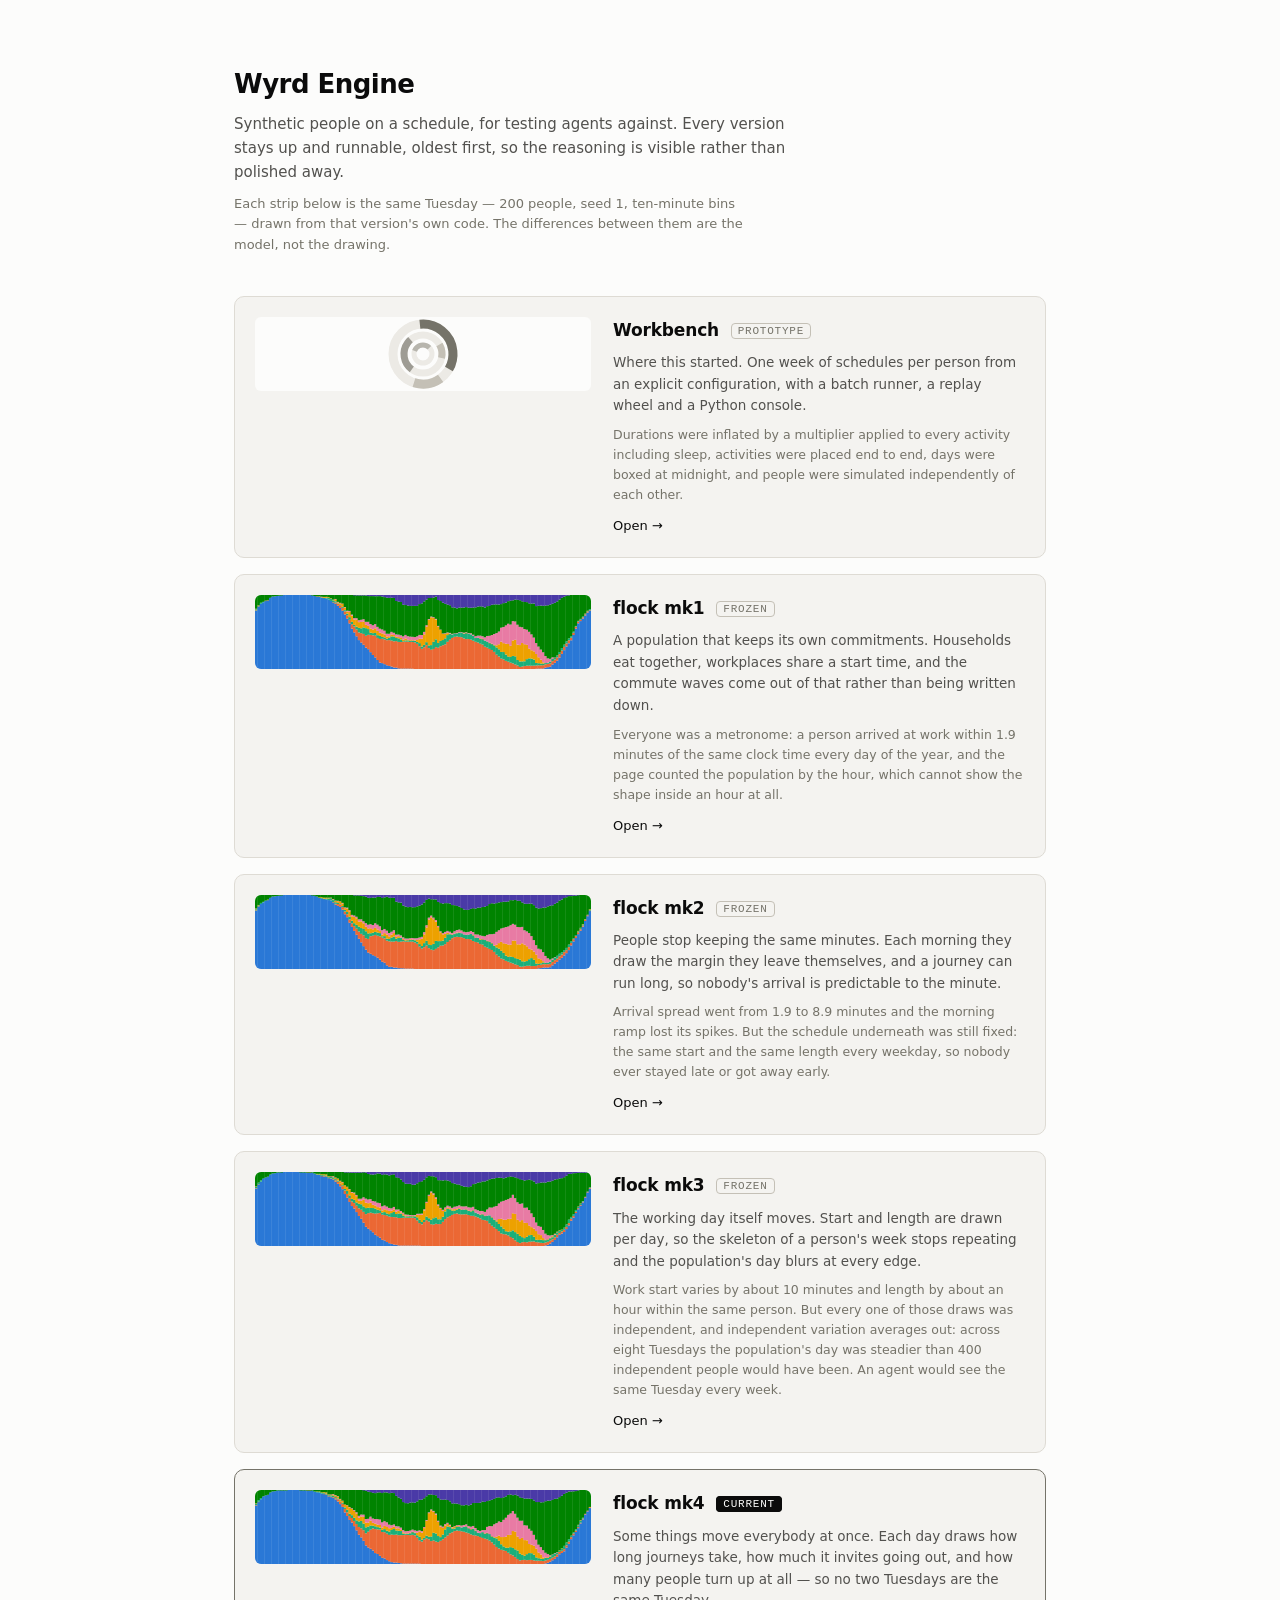
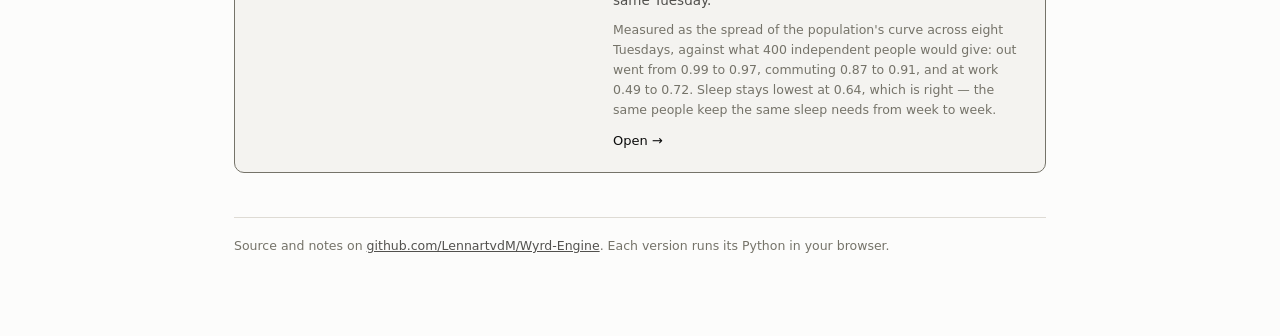
<file: web/index.html>
<!DOCTYPE html>
<html lang="en">
<head>
  <meta charset="UTF-8">
  <meta name="viewport" content="width=device-width, initial-scale=1.0">
  <title>Wyrd Engine</title>
  <style>
    :root {
      color-scheme: light;
      --surface-1: #fcfcfb; --surface-2: #f4f3f0; --surface-3: #eceae5;
      --line: #dedbd4; --line-strong: #c4c0b6;
      --text-primary: #0b0b0b; --text-secondary: #52514e; --text-muted: #757369;
      --sleep: #2a78d6; --work: #eb6834; --commute: #1baf7a; --eating: #eda100;
      --chores: #e87ba4; --home: #008300; --out: #4a3aa7;
      --mono: ui-monospace, SFMono-Regular, "SF Mono", Menlo, Consolas, monospace;
      --sans: ui-sans-serif, system-ui, -apple-system, "Segoe UI", Roboto, sans-serif;
    }
    @media (prefers-color-scheme: dark) {
      :root:not([data-theme="light"]) {
        color-scheme: dark;
        --surface-1: #1a1a19; --surface-2: #232322; --surface-3: #2c2c2a;
        --line: #383835; --line-strong: #4d4d49;
        --text-primary: #ffffff; --text-secondary: #c3c2b7; --text-muted: #94938a;
        --sleep: #3987e5; --work: #d95926; --commute: #199e70; --eating: #c98500;
        --chores: #d55181; --home: #008300; --out: #9085e9;
      }
    }
    :root[data-theme="dark"] {
      color-scheme: dark;
      --surface-1: #1a1a19; --surface-2: #232322; --surface-3: #2c2c2a;
      --line: #383835; --line-strong: #4d4d49;
      --text-primary: #ffffff; --text-secondary: #c3c2b7; --text-muted: #94938a;
      --sleep: #3987e5; --work: #d95926; --commute: #199e70; --eating: #c98500;
      --chores: #d55181; --home: #008300; --out: #9085e9;
    }
    * { box-sizing: border-box; }
    body { margin: 0; background: var(--surface-1); color: var(--text-primary);
           font: 15px/1.6 var(--sans); -webkit-font-smoothing: antialiased; }
    .page { max-width: 860px; margin: 0 auto; padding: 64px 24px 80px; }
    h1 { font-size: 26px; margin: 0 0 6px; letter-spacing: -0.02em; }
    .lede { color: var(--text-secondary); margin: 0 0 10px; max-width: 62ch; }
    .sub { color: var(--text-muted); font-size: 13px; margin: 0 0 40px; max-width: 62ch; }
    .log { display: flex; flex-direction: column; gap: 16px; }
    a.entry { display: grid; grid-template-columns: 336px 1fr; gap: 22px; align-items: start;
              text-decoration: none; color: inherit; background: var(--surface-2);
              border: 1px solid var(--line); border-radius: 10px; padding: 20px;
              transition: border-color 120ms, transform 120ms; }
    a.entry:hover { border-color: var(--line-strong); transform: translateY(-2px); }
    a.entry.current { border-color: var(--text-muted); }
    .art { border-radius: 6px; overflow: hidden; background: var(--surface-1); }
    .art svg { display: block; width: 100%; height: auto; }
    .body h2 { margin: 0 0 8px; font-size: 17px; letter-spacing: -0.01em; }
    .tag { font: 11px var(--mono); text-transform: uppercase; letter-spacing: 0.07em;
           color: var(--text-muted); border: 1px solid var(--line-strong);
           border-radius: 4px; padding: 1px 6px; margin-left: 6px; vertical-align: 2px; }
    a.entry.current .tag { color: var(--surface-1); background: var(--text-primary);
                           border-color: var(--text-primary); }
    .body p { margin: 0 0 8px; }
    .lead { color: var(--text-secondary); font-size: 13.5px; }
    .body .note { color: var(--text-muted); font-size: 12.5px; }
    .go { font-size: 13px; color: var(--text-primary); }
    footer { margin-top: 44px; padding-top: 18px; border-top: 1px solid var(--line);
             color: var(--text-muted); font-size: 12.5px; }
    footer a { color: var(--text-secondary); }
    @media (max-width: 720px) {
      .page { padding: 40px 18px 56px; }
      a.entry { grid-template-columns: 1fr; gap: 14px; }
    }
  </style>
</head>
<body>
<div class="page">

  <h1>Wyrd Engine</h1>
  <p class="lede">Synthetic people on a schedule, for testing agents against. Every version stays
    up and runnable, oldest first, so the reasoning is visible rather than polished away.</p>
  <p class="sub">Each strip below is the same Tuesday — 200 people, seed 1, ten-minute bins — drawn
    from that version's own code. The differences between them are the model, not the drawing.</p>

  <div class="log">
    <a class="entry" href="workbench.html">
      <div class="art"><svg viewBox="0 0 336 74" role="img" aria-label="Concentric dials, the prototype's replay wheel">
          <g transform="translate(168 37)" fill="none" stroke-linecap="butt">
            <circle r="30" stroke="var(--surface-3)" stroke-width="9"/>
            <circle r="30" stroke="var(--text-muted)" stroke-width="9" stroke-dasharray="66 123" transform="rotate(-96)"/>
            <circle r="30" stroke="var(--line-strong)" stroke-width="9" stroke-dasharray="28 161" transform="rotate(54)"/>
            <circle r="19" stroke="var(--surface-3)" stroke-width="7"/>
            <circle r="19" stroke="var(--text-muted)" stroke-width="7" stroke-dasharray="34 86" transform="rotate(126)" opacity="0.65"/>
            <circle r="19" stroke="var(--line-strong)" stroke-width="7" stroke-dasharray="14 106" transform="rotate(-30)"/>
            <circle r="9" stroke="var(--surface-3)" stroke-width="5"/>
            <circle r="9" stroke="var(--text-muted)" stroke-width="5" stroke-dasharray="18 39" transform="rotate(200)" opacity="0.45"/>
          </g>
        </svg></div>
      <div class="body">
        <h2>Workbench <span class="tag">prototype</span></h2>
        <p class="lead">Where this started. One week of schedules per person from an explicit configuration, with a batch runner, a replay wheel and a Python console.</p>
        <p class="note">Durations were inflated by a multiplier applied to every activity including sleep, activities were placed end to end, days were boxed at midnight, and people were simulated independently of each other.</p>
        <span class="go">Open →</span>
      </div>
    </a>
    <a class="entry" href="mk1/">
      <div class="art"><svg viewBox="0 0 336 74" role="img" aria-label="One Tuesday under mk1: sharp steps at the workplace start times">
        <rect x="0.00" y="15.73" width="2.73" height="58.27" fill="var(--sleep)"/>
        <rect x="0.00" y="15.36" width="2.73" height="0.50" fill="var(--work)"/>
        <rect x="0.00" y="14.24" width="2.73" height="1.11" fill="var(--commute)"/>
        <rect x="0.00" y="13.73" width="2.73" height="0.52" fill="var(--eating)"/>
        <rect x="0.00" y="0.00" width="2.73" height="13.73" fill="var(--home)"/>
        <rect x="2.33" y="11.58" width="2.73" height="62.42" fill="var(--sleep)"/>
        <rect x="2.33" y="11.36" width="2.73" height="0.50" fill="var(--work)"/>
        <rect x="2.33" y="10.10" width="2.73" height="1.26" fill="var(--commute)"/>
        <rect x="2.33" y="10.06" width="2.73" height="0.50" fill="var(--eating)"/>
        <rect x="2.33" y="0.00" width="2.73" height="10.06" fill="var(--home)"/>
        <rect x="4.67" y="8.81" width="2.73" height="65.19" fill="var(--sleep)"/>
        <rect x="4.67" y="7.73" width="2.73" height="1.07" fill="var(--commute)"/>
        <rect x="4.67" y="0.00" width="2.73" height="7.73" fill="var(--home)"/>
        <rect x="7.00" y="7.29" width="2.73" height="66.71" fill="var(--sleep)"/>
        <rect x="7.00" y="6.84" width="2.73" height="0.50" fill="var(--commute)"/>
        <rect x="7.00" y="0.00" width="2.73" height="6.84" fill="var(--home)"/>
        <rect x="9.33" y="5.92" width="2.73" height="68.08" fill="var(--sleep)"/>
        <rect x="9.33" y="5.62" width="2.73" height="0.50" fill="var(--eating)"/>
        <rect x="9.33" y="0.00" width="2.73" height="5.62" fill="var(--home)"/>
        <rect x="11.67" y="5.03" width="2.73" height="68.97" fill="var(--sleep)"/>
        <rect x="11.67" y="4.96" width="2.73" height="0.50" fill="var(--eating)"/>
        <rect x="11.67" y="0.00" width="2.73" height="4.96" fill="var(--home)"/>
        <rect x="14.00" y="2.81" width="2.73" height="71.19" fill="var(--sleep)"/>
        <rect x="14.00" y="0.00" width="2.73" height="2.81" fill="var(--home)"/>
        <rect x="16.33" y="1.52" width="2.73" height="72.48" fill="var(--sleep)"/>
        <rect x="16.33" y="0.00" width="2.73" height="1.52" fill="var(--home)"/>
        <rect x="18.67" y="1.33" width="2.73" height="72.67" fill="var(--sleep)"/>
        <rect x="18.67" y="0.00" width="2.73" height="1.33" fill="var(--home)"/>
        <rect x="21.00" y="0.92" width="2.73" height="73.08" fill="var(--sleep)"/>
        <rect x="21.00" y="0.00" width="2.73" height="0.93" fill="var(--home)"/>
        <rect x="23.33" y="0.74" width="2.73" height="73.26" fill="var(--sleep)"/>
        <rect x="23.33" y="0.00" width="2.73" height="0.74" fill="var(--home)"/>
        <rect x="25.67" y="0.19" width="2.73" height="73.81" fill="var(--sleep)"/>
        <rect x="25.67" y="0.00" width="2.73" height="0.50" fill="var(--home)"/>
        <rect x="28.00" y="0.00" width="2.73" height="74.00" fill="var(--sleep)"/>
        <rect x="30.33" y="0.00" width="2.73" height="74.00" fill="var(--sleep)"/>
        <rect x="32.67" y="0.00" width="2.73" height="74.00" fill="var(--sleep)"/>
        <rect x="35.00" y="0.00" width="2.73" height="74.00" fill="var(--sleep)"/>
        <rect x="37.33" y="0.00" width="2.73" height="74.00" fill="var(--sleep)"/>
        <rect x="39.67" y="0.00" width="2.73" height="74.00" fill="var(--sleep)"/>
        <rect x="42.00" y="0.00" width="2.73" height="74.00" fill="var(--sleep)"/>
        <rect x="44.33" y="0.00" width="2.73" height="74.00" fill="var(--sleep)"/>
        <rect x="46.67" y="0.00" width="2.73" height="74.00" fill="var(--sleep)"/>
        <rect x="49.00" y="0.00" width="2.73" height="74.00" fill="var(--sleep)"/>
        <rect x="51.33" y="0.00" width="2.73" height="74.00" fill="var(--sleep)"/>
        <rect x="53.67" y="0.00" width="2.73" height="74.00" fill="var(--sleep)"/>
        <rect x="56.00" y="0.30" width="2.73" height="73.70" fill="var(--sleep)"/>
        <rect x="56.00" y="0.00" width="2.73" height="0.50" fill="var(--home)"/>
        <rect x="58.33" y="1.00" width="2.73" height="73.00" fill="var(--sleep)"/>
        <rect x="58.33" y="0.00" width="2.73" height="1.00" fill="var(--home)"/>
        <rect x="60.67" y="1.26" width="2.73" height="72.74" fill="var(--sleep)"/>
        <rect x="60.67" y="1.22" width="2.73" height="0.50" fill="var(--eating)"/>
        <rect x="60.67" y="0.00" width="2.73" height="1.22" fill="var(--home)"/>
        <rect x="63.00" y="1.78" width="2.73" height="72.22" fill="var(--sleep)"/>
        <rect x="63.00" y="1.33" width="2.73" height="0.50" fill="var(--eating)"/>
        <rect x="63.00" y="0.00" width="2.73" height="1.33" fill="var(--home)"/>
        <rect x="65.33" y="2.41" width="2.73" height="71.59" fill="var(--sleep)"/>
        <rect x="65.33" y="1.70" width="2.73" height="0.70" fill="var(--eating)"/>
        <rect x="65.33" y="0.00" width="2.73" height="1.70" fill="var(--home)"/>
        <rect x="67.67" y="3.00" width="2.73" height="71.00" fill="var(--sleep)"/>
        <rect x="67.67" y="2.85" width="2.73" height="0.50" fill="var(--commute)"/>
        <rect x="67.67" y="1.89" width="2.73" height="0.96" fill="var(--eating)"/>
        <rect x="67.67" y="0.00" width="2.73" height="1.89" fill="var(--home)"/>
        <rect x="70.00" y="3.55" width="2.73" height="70.45" fill="var(--sleep)"/>
        <rect x="70.00" y="2.70" width="2.73" height="0.85" fill="var(--commute)"/>
        <rect x="70.00" y="1.78" width="2.73" height="0.93" fill="var(--eating)"/>
        <rect x="70.00" y="0.00" width="2.73" height="1.78" fill="var(--home)"/>
        <rect x="72.33" y="4.51" width="2.73" height="69.49" fill="var(--sleep)"/>
        <rect x="72.33" y="2.92" width="2.73" height="1.59" fill="var(--commute)"/>
        <rect x="72.33" y="2.18" width="2.73" height="0.74" fill="var(--eating)"/>
        <rect x="72.33" y="0.00" width="2.73" height="2.18" fill="var(--home)"/>
        <rect x="74.67" y="5.99" width="2.73" height="68.01" fill="var(--sleep)"/>
        <rect x="74.67" y="3.66" width="2.73" height="2.33" fill="var(--commute)"/>
        <rect x="74.67" y="3.29" width="2.73" height="0.50" fill="var(--eating)"/>
        <rect x="74.67" y="0.00" width="2.73" height="3.29" fill="var(--home)"/>
        <rect x="77.00" y="7.40" width="2.73" height="66.60" fill="var(--sleep)"/>
        <rect x="77.00" y="7.10" width="2.73" height="0.50" fill="var(--work)"/>
        <rect x="77.00" y="5.33" width="2.73" height="1.78" fill="var(--commute)"/>
        <rect x="77.00" y="4.62" width="2.73" height="0.70" fill="var(--eating)"/>
        <rect x="77.00" y="0.00" width="2.73" height="4.62" fill="var(--home)"/>
        <rect x="79.33" y="8.81" width="2.73" height="65.19" fill="var(--sleep)"/>
        <rect x="79.33" y="7.62" width="2.73" height="1.18" fill="var(--work)"/>
        <rect x="79.33" y="6.33" width="2.73" height="1.30" fill="var(--commute)"/>
        <rect x="79.33" y="4.29" width="2.73" height="2.04" fill="var(--eating)"/>
        <rect x="79.33" y="3.96" width="2.73" height="0.50" fill="var(--chores)"/>
        <rect x="79.33" y="0.00" width="2.73" height="3.96" fill="var(--home)"/>
        <rect x="81.67" y="10.77" width="2.73" height="63.23" fill="var(--sleep)"/>
        <rect x="81.67" y="8.77" width="2.73" height="2.00" fill="var(--work)"/>
        <rect x="81.67" y="8.29" width="2.73" height="0.50" fill="var(--commute)"/>
        <rect x="81.67" y="7.25" width="2.73" height="1.04" fill="var(--eating)"/>
        <rect x="81.67" y="6.88" width="2.73" height="0.50" fill="var(--chores)"/>
        <rect x="81.67" y="0.00" width="2.73" height="6.88" fill="var(--home)"/>
        <rect x="84.00" y="12.95" width="2.73" height="61.05" fill="var(--sleep)"/>
        <rect x="84.00" y="10.29" width="2.73" height="2.66" fill="var(--work)"/>
        <rect x="84.00" y="9.88" width="2.73" height="0.50" fill="var(--commute)"/>
        <rect x="84.00" y="8.18" width="2.73" height="1.70" fill="var(--eating)"/>
        <rect x="84.00" y="7.81" width="2.73" height="0.50" fill="var(--chores)"/>
        <rect x="84.00" y="0.00" width="2.73" height="7.81" fill="var(--home)"/>
        <rect x="86.33" y="15.80" width="2.73" height="58.20" fill="var(--sleep)"/>
        <rect x="86.33" y="12.84" width="2.73" height="2.96" fill="var(--work)"/>
        <rect x="86.33" y="11.88" width="2.73" height="0.96" fill="var(--commute)"/>
        <rect x="86.33" y="8.81" width="2.73" height="3.07" fill="var(--eating)"/>
        <rect x="86.33" y="8.55" width="2.73" height="0.50" fill="var(--chores)"/>
        <rect x="86.33" y="0.00" width="2.73" height="8.55" fill="var(--home)"/>
        <rect x="88.67" y="19.39" width="2.73" height="54.61" fill="var(--sleep)"/>
        <rect x="88.67" y="16.43" width="2.73" height="2.96" fill="var(--work)"/>
        <rect x="88.67" y="15.13" width="2.73" height="1.30" fill="var(--commute)"/>
        <rect x="88.67" y="12.39" width="2.73" height="2.74" fill="var(--eating)"/>
        <rect x="88.67" y="12.02" width="2.73" height="0.50" fill="var(--chores)"/>
        <rect x="88.67" y="0.00" width="2.73" height="12.03" fill="var(--home)"/>
        <rect x="91.00" y="23.57" width="2.73" height="50.43" fill="var(--sleep)"/>
        <rect x="91.00" y="20.20" width="2.73" height="3.37" fill="var(--work)"/>
        <rect x="91.00" y="18.65" width="2.73" height="1.55" fill="var(--commute)"/>
        <rect x="91.00" y="16.47" width="2.73" height="2.18" fill="var(--eating)"/>
        <rect x="91.00" y="15.69" width="2.73" height="0.78" fill="var(--chores)"/>
        <rect x="91.00" y="0.00" width="2.73" height="15.69" fill="var(--home)"/>
        <rect x="93.33" y="28.45" width="2.73" height="45.55" fill="var(--sleep)"/>
        <rect x="93.33" y="24.75" width="2.73" height="3.70" fill="var(--work)"/>
        <rect x="93.33" y="22.13" width="2.73" height="2.63" fill="var(--commute)"/>
        <rect x="93.33" y="17.02" width="2.73" height="5.11" fill="var(--eating)"/>
        <rect x="93.33" y="15.91" width="2.73" height="1.11" fill="var(--chores)"/>
        <rect x="93.33" y="0.00" width="2.73" height="15.91" fill="var(--home)"/>
        <rect x="95.67" y="33.67" width="2.73" height="40.33" fill="var(--sleep)"/>
        <rect x="95.67" y="29.23" width="2.73" height="4.44" fill="var(--work)"/>
        <rect x="95.67" y="26.86" width="2.73" height="2.37" fill="var(--commute)"/>
        <rect x="95.67" y="20.72" width="2.73" height="6.14" fill="var(--eating)"/>
        <rect x="95.67" y="19.61" width="2.73" height="1.11" fill="var(--chores)"/>
        <rect x="95.67" y="0.00" width="2.73" height="19.61" fill="var(--home)"/>
        <rect x="98.00" y="37.33" width="2.73" height="36.67" fill="var(--sleep)"/>
        <rect x="98.00" y="31.45" width="2.73" height="5.88" fill="var(--work)"/>
        <rect x="98.00" y="29.86" width="2.73" height="1.59" fill="var(--commute)"/>
        <rect x="98.00" y="24.61" width="2.73" height="5.25" fill="var(--eating)"/>
        <rect x="98.00" y="23.13" width="2.73" height="1.48" fill="var(--chores)"/>
        <rect x="98.00" y="0.07" width="2.73" height="23.05" fill="var(--home)"/>
        <rect x="98.00" y="0.00" width="2.73" height="0.50" fill="var(--out)"/>
        <rect x="100.33" y="41.26" width="2.73" height="32.74" fill="var(--sleep)"/>
        <rect x="100.33" y="34.41" width="2.73" height="6.84" fill="var(--work)"/>
        <rect x="100.33" y="31.60" width="2.73" height="2.81" fill="var(--commute)"/>
        <rect x="100.33" y="24.64" width="2.73" height="6.96" fill="var(--eating)"/>
        <rect x="100.33" y="23.16" width="2.73" height="1.48" fill="var(--chores)"/>
        <rect x="100.33" y="0.37" width="2.73" height="22.79" fill="var(--home)"/>
        <rect x="100.33" y="0.00" width="2.73" height="0.50" fill="var(--out)"/>
        <rect x="102.67" y="45.10" width="2.73" height="28.90" fill="var(--sleep)"/>
        <rect x="102.67" y="37.48" width="2.73" height="7.62" fill="var(--work)"/>
        <rect x="102.67" y="32.86" width="2.73" height="4.62" fill="var(--commute)"/>
        <rect x="102.67" y="27.12" width="2.73" height="5.74" fill="var(--eating)"/>
        <rect x="102.67" y="25.23" width="2.73" height="1.89" fill="var(--chores)"/>
        <rect x="102.67" y="0.37" width="2.73" height="24.86" fill="var(--home)"/>
        <rect x="102.67" y="0.00" width="2.73" height="0.50" fill="var(--out)"/>
        <rect x="105.00" y="47.51" width="2.73" height="26.49" fill="var(--sleep)"/>
        <rect x="105.00" y="38.15" width="2.73" height="9.36" fill="var(--work)"/>
        <rect x="105.00" y="33.30" width="2.73" height="4.85" fill="var(--commute)"/>
        <rect x="105.00" y="26.97" width="2.73" height="6.33" fill="var(--eating)"/>
        <rect x="105.00" y="24.75" width="2.73" height="2.22" fill="var(--chores)"/>
        <rect x="105.00" y="0.41" width="2.73" height="24.35" fill="var(--home)"/>
        <rect x="105.00" y="-0.00" width="2.73" height="0.50" fill="var(--out)"/>
        <rect x="107.33" y="49.77" width="2.73" height="24.23" fill="var(--sleep)"/>
        <rect x="107.33" y="38.92" width="2.73" height="10.84" fill="var(--work)"/>
        <rect x="107.33" y="32.38" width="2.73" height="6.55" fill="var(--commute)"/>
        <rect x="107.33" y="26.57" width="2.73" height="5.81" fill="var(--eating)"/>
        <rect x="107.33" y="24.20" width="2.73" height="2.37" fill="var(--chores)"/>
        <rect x="107.33" y="0.37" width="2.73" height="23.83" fill="var(--home)"/>
        <rect x="107.33" y="0.00" width="2.73" height="0.50" fill="var(--out)"/>
        <rect x="109.67" y="52.58" width="2.73" height="21.42" fill="var(--sleep)"/>
        <rect x="109.67" y="40.74" width="2.73" height="11.84" fill="var(--work)"/>
        <rect x="109.67" y="33.15" width="2.73" height="7.58" fill="var(--commute)"/>
        <rect x="109.67" y="29.90" width="2.73" height="3.26" fill="var(--eating)"/>
        <rect x="109.67" y="26.82" width="2.73" height="3.07" fill="var(--chores)"/>
        <rect x="109.67" y="0.52" width="2.73" height="26.31" fill="var(--home)"/>
        <rect x="109.67" y="0.00" width="2.73" height="0.52" fill="var(--out)"/>
        <rect x="112.00" y="54.17" width="2.73" height="19.83" fill="var(--sleep)"/>
        <rect x="112.00" y="39.81" width="2.73" height="14.36" fill="var(--work)"/>
        <rect x="112.00" y="34.08" width="2.73" height="5.74" fill="var(--commute)"/>
        <rect x="112.00" y="30.86" width="2.73" height="3.22" fill="var(--eating)"/>
        <rect x="112.00" y="26.79" width="2.73" height="4.07" fill="var(--chores)"/>
        <rect x="112.00" y="1.07" width="2.73" height="25.71" fill="var(--home)"/>
        <rect x="112.00" y="0.00" width="2.73" height="1.07" fill="var(--out)"/>
        <rect x="114.33" y="57.16" width="2.73" height="16.84" fill="var(--sleep)"/>
        <rect x="114.33" y="39.92" width="2.73" height="17.24" fill="var(--work)"/>
        <rect x="114.33" y="37.63" width="2.73" height="2.29" fill="var(--commute)"/>
        <rect x="114.33" y="33.52" width="2.73" height="4.11" fill="var(--eating)"/>
        <rect x="114.33" y="29.04" width="2.73" height="4.48" fill="var(--chores)"/>
        <rect x="114.33" y="1.11" width="2.73" height="27.93" fill="var(--home)"/>
        <rect x="114.33" y="0.00" width="2.73" height="1.11" fill="var(--out)"/>
        <rect x="116.67" y="59.98" width="2.73" height="14.02" fill="var(--sleep)"/>
        <rect x="116.67" y="40.29" width="2.73" height="19.68" fill="var(--work)"/>
        <rect x="116.67" y="38.15" width="2.73" height="2.15" fill="var(--commute)"/>
        <rect x="116.67" y="34.48" width="2.73" height="3.66" fill="var(--eating)"/>
        <rect x="116.67" y="30.27" width="2.73" height="4.22" fill="var(--chores)"/>
        <rect x="116.67" y="1.11" width="2.73" height="29.16" fill="var(--home)"/>
        <rect x="116.67" y="0.00" width="2.73" height="1.11" fill="var(--out)"/>
        <rect x="119.00" y="62.38" width="2.73" height="11.62" fill="var(--sleep)"/>
        <rect x="119.00" y="40.66" width="2.73" height="21.72" fill="var(--work)"/>
        <rect x="119.00" y="38.00" width="2.73" height="2.66" fill="var(--commute)"/>
        <rect x="119.00" y="33.34" width="2.73" height="4.66" fill="var(--eating)"/>
        <rect x="119.00" y="29.08" width="2.73" height="4.25" fill="var(--chores)"/>
        <rect x="119.00" y="1.22" width="2.73" height="27.86" fill="var(--home)"/>
        <rect x="119.00" y="0.00" width="2.73" height="1.22" fill="var(--out)"/>
        <rect x="121.33" y="65.01" width="2.73" height="8.99" fill="var(--sleep)"/>
        <rect x="121.33" y="42.88" width="2.73" height="22.13" fill="var(--work)"/>
        <rect x="121.33" y="40.15" width="2.73" height="2.74" fill="var(--commute)"/>
        <rect x="121.33" y="35.93" width="2.73" height="4.22" fill="var(--eating)"/>
        <rect x="121.33" y="31.86" width="2.73" height="4.07" fill="var(--chores)"/>
        <rect x="121.33" y="1.18" width="2.73" height="30.67" fill="var(--home)"/>
        <rect x="121.33" y="0.00" width="2.73" height="1.18" fill="var(--out)"/>
        <rect x="123.67" y="67.60" width="2.73" height="6.40" fill="var(--sleep)"/>
        <rect x="123.67" y="43.96" width="2.73" height="23.64" fill="var(--work)"/>
        <rect x="123.67" y="40.92" width="2.73" height="3.03" fill="var(--commute)"/>
        <rect x="123.67" y="37.78" width="2.73" height="3.15" fill="var(--eating)"/>
        <rect x="123.67" y="33.71" width="2.73" height="4.07" fill="var(--chores)"/>
        <rect x="123.67" y="1.11" width="2.73" height="32.60" fill="var(--home)"/>
        <rect x="123.67" y="0.00" width="2.73" height="1.11" fill="var(--out)"/>
        <rect x="126.00" y="68.12" width="2.73" height="5.88" fill="var(--sleep)"/>
        <rect x="126.00" y="43.73" width="2.73" height="24.38" fill="var(--work)"/>
        <rect x="126.00" y="41.92" width="2.73" height="1.81" fill="var(--commute)"/>
        <rect x="126.00" y="38.41" width="2.73" height="3.52" fill="var(--eating)"/>
        <rect x="126.00" y="34.48" width="2.73" height="3.92" fill="var(--chores)"/>
        <rect x="126.00" y="1.59" width="2.73" height="32.89" fill="var(--home)"/>
        <rect x="126.00" y="0.00" width="2.73" height="1.59" fill="var(--out)"/>
        <rect x="128.33" y="69.12" width="2.73" height="4.88" fill="var(--sleep)"/>
        <rect x="128.33" y="44.33" width="2.73" height="24.79" fill="var(--work)"/>
        <rect x="128.33" y="42.40" width="2.73" height="1.92" fill="var(--commute)"/>
        <rect x="128.33" y="39.33" width="2.73" height="3.07" fill="var(--eating)"/>
        <rect x="128.33" y="35.70" width="2.73" height="3.63" fill="var(--chores)"/>
        <rect x="128.33" y="2.11" width="2.73" height="33.60" fill="var(--home)"/>
        <rect x="128.33" y="0.00" width="2.73" height="2.11" fill="var(--out)"/>
        <rect x="130.67" y="70.26" width="2.73" height="3.74" fill="var(--sleep)"/>
        <rect x="130.67" y="45.18" width="2.73" height="25.09" fill="var(--work)"/>
        <rect x="130.67" y="43.66" width="2.73" height="1.52" fill="var(--commute)"/>
        <rect x="130.67" y="41.48" width="2.73" height="2.18" fill="var(--eating)"/>
        <rect x="130.67" y="38.74" width="2.73" height="2.74" fill="var(--chores)"/>
        <rect x="130.67" y="2.66" width="2.73" height="36.07" fill="var(--home)"/>
        <rect x="130.67" y="0.00" width="2.73" height="2.66" fill="var(--out)"/>
        <rect x="133.00" y="70.93" width="2.73" height="3.07" fill="var(--sleep)"/>
        <rect x="133.00" y="45.10" width="2.73" height="25.83" fill="var(--work)"/>
        <rect x="133.00" y="42.81" width="2.73" height="2.29" fill="var(--commute)"/>
        <rect x="133.00" y="41.29" width="2.73" height="1.52" fill="var(--eating)"/>
        <rect x="133.00" y="38.74" width="2.73" height="2.55" fill="var(--chores)"/>
        <rect x="133.00" y="2.85" width="2.73" height="35.89" fill="var(--home)"/>
        <rect x="133.00" y="0.00" width="2.73" height="2.85" fill="var(--out)"/>
        <rect x="135.33" y="71.56" width="2.73" height="2.44" fill="var(--sleep)"/>
        <rect x="135.33" y="45.62" width="2.73" height="25.94" fill="var(--work)"/>
        <rect x="135.33" y="41.40" width="2.73" height="4.22" fill="var(--commute)"/>
        <rect x="135.33" y="39.41" width="2.73" height="2.00" fill="var(--eating)"/>
        <rect x="135.33" y="36.85" width="2.73" height="2.55" fill="var(--chores)"/>
        <rect x="135.33" y="2.63" width="2.73" height="34.23" fill="var(--home)"/>
        <rect x="135.33" y="0.00" width="2.73" height="2.63" fill="var(--out)"/>
        <rect x="137.67" y="72.45" width="2.73" height="1.55" fill="var(--sleep)"/>
        <rect x="137.67" y="46.29" width="2.73" height="26.16" fill="var(--work)"/>
        <rect x="137.67" y="41.55" width="2.73" height="4.74" fill="var(--commute)"/>
        <rect x="137.67" y="40.03" width="2.73" height="1.52" fill="var(--eating)"/>
        <rect x="137.67" y="37.81" width="2.73" height="2.22" fill="var(--chores)"/>
        <rect x="137.67" y="2.96" width="2.73" height="34.85" fill="var(--home)"/>
        <rect x="137.67" y="0.00" width="2.73" height="2.96" fill="var(--out)"/>
        <rect x="140.00" y="72.59" width="2.73" height="1.41" fill="var(--sleep)"/>
        <rect x="140.00" y="46.10" width="2.73" height="26.49" fill="var(--work)"/>
        <rect x="140.00" y="42.96" width="2.73" height="3.15" fill="var(--commute)"/>
        <rect x="140.00" y="41.59" width="2.73" height="1.37" fill="var(--eating)"/>
        <rect x="140.00" y="39.37" width="2.73" height="2.22" fill="var(--chores)"/>
        <rect x="140.00" y="5.99" width="2.73" height="33.37" fill="var(--home)"/>
        <rect x="140.00" y="0.00" width="2.73" height="5.99" fill="var(--out)"/>
        <rect x="142.33" y="73.33" width="2.73" height="0.67" fill="var(--sleep)"/>
        <rect x="142.33" y="46.92" width="2.73" height="26.42" fill="var(--work)"/>
        <rect x="142.33" y="43.36" width="2.73" height="3.55" fill="var(--commute)"/>
        <rect x="142.33" y="42.11" width="2.73" height="1.26" fill="var(--eating)"/>
        <rect x="142.33" y="39.63" width="2.73" height="2.48" fill="var(--chores)"/>
        <rect x="142.33" y="6.51" width="2.73" height="33.12" fill="var(--home)"/>
        <rect x="142.33" y="0.00" width="2.73" height="6.51" fill="var(--out)"/>
        <rect x="144.67" y="73.63" width="2.73" height="0.50" fill="var(--sleep)"/>
        <rect x="144.67" y="47.06" width="2.73" height="26.57" fill="var(--work)"/>
        <rect x="144.67" y="44.44" width="2.73" height="2.63" fill="var(--commute)"/>
        <rect x="144.67" y="42.96" width="2.73" height="1.48" fill="var(--eating)"/>
        <rect x="144.67" y="40.33" width="2.73" height="2.63" fill="var(--chores)"/>
        <rect x="144.67" y="6.99" width="2.73" height="33.34" fill="var(--home)"/>
        <rect x="144.67" y="0.00" width="2.73" height="6.99" fill="var(--out)"/>
        <rect x="147.00" y="73.63" width="2.73" height="0.50" fill="var(--sleep)"/>
        <rect x="147.00" y="46.80" width="2.73" height="26.82" fill="var(--work)"/>
        <rect x="147.00" y="46.18" width="2.73" height="0.63" fill="var(--commute)"/>
        <rect x="147.00" y="44.62" width="2.73" height="1.55" fill="var(--eating)"/>
        <rect x="147.00" y="41.37" width="2.73" height="3.26" fill="var(--chores)"/>
        <rect x="147.00" y="9.69" width="2.73" height="31.67" fill="var(--home)"/>
        <rect x="147.00" y="0.00" width="2.73" height="9.69" fill="var(--out)"/>
        <rect x="149.33" y="73.63" width="2.73" height="0.50" fill="var(--sleep)"/>
        <rect x="149.33" y="46.62" width="2.73" height="27.01" fill="var(--work)"/>
        <rect x="149.33" y="45.44" width="2.73" height="1.18" fill="var(--commute)"/>
        <rect x="149.33" y="43.44" width="2.73" height="2.00" fill="var(--eating)"/>
        <rect x="149.33" y="39.92" width="2.73" height="3.52" fill="var(--chores)"/>
        <rect x="149.33" y="9.99" width="2.73" height="29.93" fill="var(--home)"/>
        <rect x="149.33" y="0.00" width="2.73" height="9.99" fill="var(--out)"/>
        <rect x="151.67" y="73.63" width="2.73" height="0.50" fill="var(--sleep)"/>
        <rect x="151.67" y="46.62" width="2.73" height="27.01" fill="var(--work)"/>
        <rect x="151.67" y="45.40" width="2.73" height="1.22" fill="var(--commute)"/>
        <rect x="151.67" y="44.84" width="2.73" height="0.55" fill="var(--eating)"/>
        <rect x="151.67" y="41.22" width="2.73" height="3.63" fill="var(--chores)"/>
        <rect x="151.67" y="10.55" width="2.73" height="30.67" fill="var(--home)"/>
        <rect x="151.67" y="0.00" width="2.73" height="10.54" fill="var(--out)"/>
        <rect x="154.00" y="73.63" width="2.73" height="0.50" fill="var(--sleep)"/>
        <rect x="154.00" y="46.92" width="2.73" height="26.71" fill="var(--work)"/>
        <rect x="154.00" y="45.92" width="2.73" height="1.00" fill="var(--commute)"/>
        <rect x="154.00" y="45.14" width="2.73" height="0.78" fill="var(--eating)"/>
        <rect x="154.00" y="41.62" width="2.73" height="3.52" fill="var(--chores)"/>
        <rect x="154.00" y="10.91" width="2.73" height="30.71" fill="var(--home)"/>
        <rect x="154.00" y="0.00" width="2.73" height="10.91" fill="var(--out)"/>
        <rect x="156.33" y="73.74" width="2.73" height="0.50" fill="var(--sleep)"/>
        <rect x="156.33" y="46.99" width="2.73" height="26.75" fill="var(--work)"/>
        <rect x="156.33" y="45.62" width="2.73" height="1.37" fill="var(--commute)"/>
        <rect x="156.33" y="45.36" width="2.73" height="0.50" fill="var(--eating)"/>
        <rect x="156.33" y="41.81" width="2.73" height="3.55" fill="var(--chores)"/>
        <rect x="156.33" y="10.88" width="2.73" height="30.93" fill="var(--home)"/>
        <rect x="156.33" y="0.00" width="2.73" height="10.88" fill="var(--out)"/>
        <rect x="158.67" y="47.47" width="2.73" height="26.53" fill="var(--work)"/>
        <rect x="158.67" y="45.88" width="2.73" height="1.59" fill="var(--commute)"/>
        <rect x="158.67" y="45.40" width="2.73" height="0.50" fill="var(--eating)"/>
        <rect x="158.67" y="42.07" width="2.73" height="3.33" fill="var(--chores)"/>
        <rect x="158.67" y="10.88" width="2.73" height="31.19" fill="var(--home)"/>
        <rect x="158.67" y="0.00" width="2.73" height="10.88" fill="var(--out)"/>
        <rect x="161.00" y="48.80" width="2.73" height="25.20" fill="var(--work)"/>
        <rect x="161.00" y="46.92" width="2.73" height="1.89" fill="var(--commute)"/>
        <rect x="161.00" y="44.95" width="2.73" height="1.96" fill="var(--eating)"/>
        <rect x="161.00" y="41.33" width="2.73" height="3.63" fill="var(--chores)"/>
        <rect x="161.00" y="10.88" width="2.73" height="30.45" fill="var(--home)"/>
        <rect x="161.00" y="0.00" width="2.73" height="10.88" fill="var(--out)"/>
        <rect x="163.33" y="51.21" width="2.73" height="22.79" fill="var(--work)"/>
        <rect x="163.33" y="48.10" width="2.73" height="3.11" fill="var(--commute)"/>
        <rect x="163.33" y="43.62" width="2.73" height="4.48" fill="var(--eating)"/>
        <rect x="163.33" y="39.92" width="2.73" height="3.70" fill="var(--chores)"/>
        <rect x="163.33" y="9.10" width="2.73" height="30.82" fill="var(--home)"/>
        <rect x="163.33" y="0.00" width="2.73" height="9.10" fill="var(--out)"/>
        <rect x="165.67" y="53.76" width="2.73" height="20.24" fill="var(--work)"/>
        <rect x="165.67" y="51.47" width="2.73" height="2.29" fill="var(--commute)"/>
        <rect x="165.67" y="43.70" width="2.73" height="7.77" fill="var(--eating)"/>
        <rect x="165.67" y="40.03" width="2.73" height="3.66" fill="var(--chores)"/>
        <rect x="165.67" y="8.36" width="2.73" height="31.67" fill="var(--home)"/>
        <rect x="165.67" y="0.00" width="2.73" height="8.36" fill="var(--out)"/>
        <rect x="168.00" y="52.21" width="2.73" height="21.79" fill="var(--work)"/>
        <rect x="168.00" y="49.88" width="2.73" height="2.33" fill="var(--commute)"/>
        <rect x="168.00" y="39.37" width="2.73" height="10.51" fill="var(--eating)"/>
        <rect x="168.00" y="36.85" width="2.73" height="2.52" fill="var(--chores)"/>
        <rect x="168.00" y="6.36" width="2.73" height="30.49" fill="var(--home)"/>
        <rect x="168.00" y="0.00" width="2.73" height="6.36" fill="var(--out)"/>
        <rect x="170.33" y="50.10" width="2.73" height="23.90" fill="var(--work)"/>
        <rect x="170.33" y="47.17" width="2.73" height="2.92" fill="var(--commute)"/>
        <rect x="170.33" y="31.71" width="2.73" height="15.47" fill="var(--eating)"/>
        <rect x="170.33" y="30.23" width="2.73" height="1.48" fill="var(--chores)"/>
        <rect x="170.33" y="4.62" width="2.73" height="25.60" fill="var(--home)"/>
        <rect x="170.33" y="0.00" width="2.73" height="4.62" fill="var(--out)"/>
        <rect x="172.67" y="53.06" width="2.73" height="20.94" fill="var(--work)"/>
        <rect x="172.67" y="50.36" width="2.73" height="2.70" fill="var(--commute)"/>
        <rect x="172.67" y="24.83" width="2.73" height="25.53" fill="var(--eating)"/>
        <rect x="172.67" y="24.05" width="2.73" height="0.78" fill="var(--chores)"/>
        <rect x="172.67" y="3.00" width="2.73" height="21.05" fill="var(--home)"/>
        <rect x="172.67" y="0.00" width="2.73" height="3.00" fill="var(--out)"/>
        <rect x="175.00" y="54.69" width="2.73" height="19.31" fill="var(--work)"/>
        <rect x="175.00" y="50.10" width="2.73" height="4.59" fill="var(--commute)"/>
        <rect x="175.00" y="22.24" width="2.73" height="27.86" fill="var(--eating)"/>
        <rect x="175.00" y="21.50" width="2.73" height="0.74" fill="var(--chores)"/>
        <rect x="175.00" y="3.00" width="2.73" height="18.50" fill="var(--home)"/>
        <rect x="175.00" y="0.00" width="2.73" height="3.00" fill="var(--out)"/>
        <rect x="177.33" y="53.95" width="2.73" height="20.05" fill="var(--work)"/>
        <rect x="177.33" y="46.84" width="2.73" height="7.10" fill="var(--commute)"/>
        <rect x="177.33" y="22.90" width="2.73" height="23.94" fill="var(--eating)"/>
        <rect x="177.33" y="22.16" width="2.73" height="0.74" fill="var(--chores)"/>
        <rect x="177.33" y="2.55" width="2.73" height="19.61" fill="var(--home)"/>
        <rect x="177.33" y="0.00" width="2.73" height="2.55" fill="var(--out)"/>
        <rect x="179.67" y="52.13" width="2.73" height="21.87" fill="var(--work)"/>
        <rect x="179.67" y="44.33" width="2.73" height="7.81" fill="var(--commute)"/>
        <rect x="179.67" y="24.46" width="2.73" height="19.87" fill="var(--eating)"/>
        <rect x="179.67" y="23.87" width="2.73" height="0.59" fill="var(--chores)"/>
        <rect x="179.67" y="1.63" width="2.73" height="22.24" fill="var(--home)"/>
        <rect x="179.67" y="0.00" width="2.73" height="1.63" fill="var(--out)"/>
        <rect x="182.00" y="52.69" width="2.73" height="21.31" fill="var(--work)"/>
        <rect x="182.00" y="47.95" width="2.73" height="4.74" fill="var(--commute)"/>
        <rect x="182.00" y="31.56" width="2.73" height="16.39" fill="var(--eating)"/>
        <rect x="182.00" y="30.89" width="2.73" height="0.67" fill="var(--chores)"/>
        <rect x="182.00" y="5.03" width="2.73" height="25.86" fill="var(--home)"/>
        <rect x="182.00" y="0.00" width="2.73" height="5.03" fill="var(--out)"/>
        <rect x="184.33" y="51.21" width="2.73" height="22.79" fill="var(--work)"/>
        <rect x="184.33" y="45.92" width="2.73" height="5.29" fill="var(--commute)"/>
        <rect x="184.33" y="34.97" width="2.73" height="10.95" fill="var(--eating)"/>
        <rect x="184.33" y="34.59" width="2.73" height="0.50" fill="var(--chores)"/>
        <rect x="184.33" y="6.03" width="2.73" height="28.56" fill="var(--home)"/>
        <rect x="184.33" y="0.00" width="2.73" height="6.03" fill="var(--out)"/>
        <rect x="186.67" y="50.21" width="2.73" height="23.79" fill="var(--work)"/>
        <rect x="186.67" y="45.03" width="2.73" height="5.18" fill="var(--commute)"/>
        <rect x="186.67" y="39.00" width="2.73" height="6.03" fill="var(--eating)"/>
        <rect x="186.67" y="38.52" width="2.73" height="0.50" fill="var(--chores)"/>
        <rect x="186.67" y="7.73" width="2.73" height="30.78" fill="var(--home)"/>
        <rect x="186.67" y="0.00" width="2.73" height="7.73" fill="var(--out)"/>
        <rect x="189.00" y="49.36" width="2.73" height="24.64" fill="var(--work)"/>
        <rect x="189.00" y="43.36" width="2.73" height="5.99" fill="var(--commute)"/>
        <rect x="189.00" y="38.96" width="2.73" height="4.40" fill="var(--eating)"/>
        <rect x="189.00" y="38.22" width="2.73" height="0.74" fill="var(--chores)"/>
        <rect x="189.00" y="8.81" width="2.73" height="29.42" fill="var(--home)"/>
        <rect x="189.00" y="0.00" width="2.73" height="8.81" fill="var(--out)"/>
        <rect x="191.33" y="46.77" width="2.73" height="27.23" fill="var(--work)"/>
        <rect x="191.33" y="40.11" width="2.73" height="6.66" fill="var(--commute)"/>
        <rect x="191.33" y="38.15" width="2.73" height="1.96" fill="var(--eating)"/>
        <rect x="191.33" y="37.41" width="2.73" height="0.74" fill="var(--chores)"/>
        <rect x="191.33" y="9.51" width="2.73" height="27.90" fill="var(--home)"/>
        <rect x="191.33" y="0.00" width="2.73" height="9.51" fill="var(--out)"/>
        <rect x="193.67" y="44.73" width="2.73" height="29.27" fill="var(--work)"/>
        <rect x="193.67" y="39.00" width="2.73" height="5.74" fill="var(--commute)"/>
        <rect x="193.67" y="38.63" width="2.73" height="0.50" fill="var(--eating)"/>
        <rect x="193.67" y="37.89" width="2.73" height="0.74" fill="var(--chores)"/>
        <rect x="193.67" y="10.21" width="2.73" height="27.68" fill="var(--home)"/>
        <rect x="193.67" y="0.00" width="2.73" height="10.21" fill="var(--out)"/>
        <rect x="196.00" y="42.92" width="2.73" height="31.08" fill="var(--work)"/>
        <rect x="196.00" y="39.48" width="2.73" height="3.44" fill="var(--commute)"/>
        <rect x="196.00" y="38.81" width="2.73" height="0.67" fill="var(--chores)"/>
        <rect x="196.00" y="12.32" width="2.73" height="26.49" fill="var(--home)"/>
        <rect x="196.00" y="0.00" width="2.73" height="12.32" fill="var(--out)"/>
        <rect x="198.33" y="41.81" width="2.73" height="32.19" fill="var(--work)"/>
        <rect x="198.33" y="38.81" width="2.73" height="3.00" fill="var(--commute)"/>
        <rect x="198.33" y="38.44" width="2.73" height="0.50" fill="var(--chores)"/>
        <rect x="198.33" y="12.58" width="2.73" height="25.86" fill="var(--home)"/>
        <rect x="198.33" y="0.00" width="2.73" height="12.58" fill="var(--out)"/>
        <rect x="200.67" y="41.44" width="2.73" height="32.56" fill="var(--work)"/>
        <rect x="200.67" y="38.52" width="2.73" height="2.92" fill="var(--commute)"/>
        <rect x="200.67" y="38.15" width="2.73" height="0.50" fill="var(--chores)"/>
        <rect x="200.67" y="13.32" width="2.73" height="24.83" fill="var(--home)"/>
        <rect x="200.67" y="0.00" width="2.73" height="13.32" fill="var(--out)"/>
        <rect x="203.00" y="41.88" width="2.73" height="32.12" fill="var(--work)"/>
        <rect x="203.00" y="37.44" width="2.73" height="4.44" fill="var(--commute)"/>
        <rect x="203.00" y="37.07" width="2.73" height="0.50" fill="var(--chores)"/>
        <rect x="203.00" y="12.62" width="2.73" height="24.46" fill="var(--home)"/>
        <rect x="203.00" y="0.00" width="2.73" height="12.62" fill="var(--out)"/>
        <rect x="205.33" y="42.18" width="2.73" height="31.82" fill="var(--work)"/>
        <rect x="205.33" y="37.78" width="2.73" height="4.40" fill="var(--commute)"/>
        <rect x="205.33" y="37.22" width="2.73" height="0.55" fill="var(--chores)"/>
        <rect x="205.33" y="12.65" width="2.73" height="24.57" fill="var(--home)"/>
        <rect x="205.33" y="0.00" width="2.73" height="12.65" fill="var(--out)"/>
        <rect x="207.67" y="43.44" width="2.73" height="30.56" fill="var(--work)"/>
        <rect x="207.67" y="38.78" width="2.73" height="4.66" fill="var(--commute)"/>
        <rect x="207.67" y="38.44" width="2.73" height="0.50" fill="var(--eating)"/>
        <rect x="207.67" y="37.70" width="2.73" height="0.74" fill="var(--chores)"/>
        <rect x="207.67" y="12.54" width="2.73" height="25.16" fill="var(--home)"/>
        <rect x="207.67" y="0.00" width="2.73" height="12.54" fill="var(--out)"/>
        <rect x="210.00" y="44.07" width="2.73" height="29.93" fill="var(--work)"/>
        <rect x="210.00" y="37.92" width="2.73" height="6.14" fill="var(--commute)"/>
        <rect x="210.00" y="37.89" width="2.73" height="0.50" fill="var(--eating)"/>
        <rect x="210.00" y="37.22" width="2.73" height="0.67" fill="var(--chores)"/>
        <rect x="210.00" y="12.10" width="2.73" height="25.12" fill="var(--home)"/>
        <rect x="210.00" y="0.00" width="2.73" height="12.10" fill="var(--out)"/>
        <rect x="212.33" y="44.03" width="2.73" height="29.97" fill="var(--work)"/>
        <rect x="212.33" y="38.59" width="2.73" height="5.44" fill="var(--commute)"/>
        <rect x="212.33" y="38.11" width="2.73" height="0.50" fill="var(--chores)"/>
        <rect x="212.33" y="12.65" width="2.73" height="25.46" fill="var(--home)"/>
        <rect x="212.33" y="0.00" width="2.73" height="12.65" fill="var(--out)"/>
        <rect x="214.67" y="44.62" width="2.73" height="29.38" fill="var(--work)"/>
        <rect x="214.67" y="39.37" width="2.73" height="5.25" fill="var(--commute)"/>
        <rect x="214.67" y="38.26" width="2.73" height="1.11" fill="var(--chores)"/>
        <rect x="214.67" y="12.73" width="2.73" height="25.53" fill="var(--home)"/>
        <rect x="214.67" y="0.00" width="2.73" height="12.73" fill="var(--out)"/>
        <rect x="217.00" y="45.66" width="2.73" height="28.34" fill="var(--work)"/>
        <rect x="217.00" y="40.88" width="2.73" height="4.77" fill="var(--commute)"/>
        <rect x="217.00" y="39.74" width="2.73" height="1.15" fill="var(--chores)"/>
        <rect x="217.00" y="12.54" width="2.73" height="27.20" fill="var(--home)"/>
        <rect x="217.00" y="0.00" width="2.73" height="12.54" fill="var(--out)"/>
        <rect x="219.33" y="46.77" width="2.73" height="27.23" fill="var(--work)"/>
        <rect x="219.33" y="43.03" width="2.73" height="3.74" fill="var(--commute)"/>
        <rect x="219.33" y="41.22" width="2.73" height="1.81" fill="var(--chores)"/>
        <rect x="219.33" y="12.32" width="2.73" height="28.90" fill="var(--home)"/>
        <rect x="219.33" y="0.00" width="2.73" height="12.32" fill="var(--out)"/>
        <rect x="221.67" y="47.51" width="2.73" height="26.49" fill="var(--work)"/>
        <rect x="221.67" y="42.66" width="2.73" height="4.85" fill="var(--commute)"/>
        <rect x="221.67" y="40.63" width="2.73" height="2.04" fill="var(--chores)"/>
        <rect x="221.67" y="11.54" width="2.73" height="29.08" fill="var(--home)"/>
        <rect x="221.67" y="0.00" width="2.73" height="11.54" fill="var(--out)"/>
        <rect x="224.00" y="48.69" width="2.73" height="25.31" fill="var(--work)"/>
        <rect x="224.00" y="43.55" width="2.73" height="5.14" fill="var(--commute)"/>
        <rect x="224.00" y="43.18" width="2.73" height="0.50" fill="var(--eating)"/>
        <rect x="224.00" y="40.63" width="2.73" height="2.55" fill="var(--chores)"/>
        <rect x="224.00" y="11.32" width="2.73" height="29.30" fill="var(--home)"/>
        <rect x="224.00" y="0.00" width="2.73" height="11.32" fill="var(--out)"/>
        <rect x="226.33" y="49.54" width="2.73" height="24.46" fill="var(--work)"/>
        <rect x="226.33" y="43.99" width="2.73" height="5.55" fill="var(--commute)"/>
        <rect x="226.33" y="43.92" width="2.73" height="0.50" fill="var(--eating)"/>
        <rect x="226.33" y="41.22" width="2.73" height="2.70" fill="var(--chores)"/>
        <rect x="226.33" y="11.58" width="2.73" height="29.64" fill="var(--home)"/>
        <rect x="226.33" y="0.00" width="2.73" height="11.58" fill="var(--out)"/>
        <rect x="228.67" y="51.69" width="2.73" height="22.31" fill="var(--work)"/>
        <rect x="228.67" y="45.62" width="2.73" height="6.07" fill="var(--commute)"/>
        <rect x="228.67" y="42.33" width="2.73" height="3.29" fill="var(--chores)"/>
        <rect x="228.67" y="12.47" width="2.73" height="29.86" fill="var(--home)"/>
        <rect x="228.67" y="0.00" width="2.73" height="12.47" fill="var(--out)"/>
        <rect x="231.00" y="52.61" width="2.73" height="21.39" fill="var(--work)"/>
        <rect x="231.00" y="46.55" width="2.73" height="6.07" fill="var(--commute)"/>
        <rect x="231.00" y="40.96" width="2.73" height="5.59" fill="var(--chores)"/>
        <rect x="231.00" y="11.17" width="2.73" height="29.79" fill="var(--home)"/>
        <rect x="231.00" y="0.00" width="2.73" height="11.17" fill="var(--out)"/>
        <rect x="233.33" y="53.87" width="2.73" height="20.13" fill="var(--work)"/>
        <rect x="233.33" y="47.95" width="2.73" height="5.92" fill="var(--commute)"/>
        <rect x="233.33" y="47.80" width="2.73" height="0.50" fill="var(--eating)"/>
        <rect x="233.33" y="40.81" width="2.73" height="6.99" fill="var(--chores)"/>
        <rect x="233.33" y="10.99" width="2.73" height="29.82" fill="var(--home)"/>
        <rect x="233.33" y="0.00" width="2.73" height="10.99" fill="var(--out)"/>
        <rect x="235.67" y="55.02" width="2.73" height="18.98" fill="var(--work)"/>
        <rect x="235.67" y="49.02" width="2.73" height="5.99" fill="var(--commute)"/>
        <rect x="235.67" y="48.77" width="2.73" height="0.50" fill="var(--eating)"/>
        <rect x="235.67" y="40.03" width="2.73" height="8.73" fill="var(--chores)"/>
        <rect x="235.67" y="9.77" width="2.73" height="30.27" fill="var(--home)"/>
        <rect x="235.67" y="0.00" width="2.73" height="9.77" fill="var(--out)"/>
        <rect x="238.00" y="56.83" width="2.73" height="17.17" fill="var(--work)"/>
        <rect x="238.00" y="50.39" width="2.73" height="6.44" fill="var(--commute)"/>
        <rect x="238.00" y="49.84" width="2.73" height="0.55" fill="var(--eating)"/>
        <rect x="238.00" y="38.96" width="2.73" height="10.88" fill="var(--chores)"/>
        <rect x="238.00" y="9.44" width="2.73" height="29.53" fill="var(--home)"/>
        <rect x="238.00" y="0.00" width="2.73" height="9.44" fill="var(--out)"/>
        <rect x="240.33" y="59.64" width="2.73" height="14.36" fill="var(--work)"/>
        <rect x="240.33" y="52.36" width="2.73" height="7.29" fill="var(--commute)"/>
        <rect x="240.33" y="50.28" width="2.73" height="2.07" fill="var(--eating)"/>
        <rect x="240.33" y="38.11" width="2.73" height="12.17" fill="var(--chores)"/>
        <rect x="240.33" y="9.40" width="2.73" height="28.71" fill="var(--home)"/>
        <rect x="240.33" y="0.00" width="2.73" height="9.40" fill="var(--out)"/>
        <rect x="242.67" y="61.53" width="2.73" height="12.47" fill="var(--work)"/>
        <rect x="242.67" y="54.32" width="2.73" height="7.21" fill="var(--commute)"/>
        <rect x="242.67" y="49.25" width="2.73" height="5.07" fill="var(--eating)"/>
        <rect x="242.67" y="36.52" width="2.73" height="12.73" fill="var(--chores)"/>
        <rect x="242.67" y="9.47" width="2.73" height="27.05" fill="var(--home)"/>
        <rect x="242.67" y="0.00" width="2.73" height="9.47" fill="var(--out)"/>
        <rect x="245.00" y="63.57" width="2.73" height="10.43" fill="var(--work)"/>
        <rect x="245.00" y="56.91" width="2.73" height="6.66" fill="var(--commute)"/>
        <rect x="245.00" y="46.66" width="2.73" height="10.25" fill="var(--eating)"/>
        <rect x="245.00" y="32.63" width="2.73" height="14.02" fill="var(--chores)"/>
        <rect x="245.00" y="9.10" width="2.73" height="23.53" fill="var(--home)"/>
        <rect x="245.00" y="0.00" width="2.73" height="9.10" fill="var(--out)"/>
        <rect x="247.33" y="64.38" width="2.73" height="9.62" fill="var(--work)"/>
        <rect x="247.33" y="57.05" width="2.73" height="7.33" fill="var(--commute)"/>
        <rect x="247.33" y="48.14" width="2.73" height="8.92" fill="var(--eating)"/>
        <rect x="247.33" y="31.97" width="2.73" height="16.17" fill="var(--chores)"/>
        <rect x="247.33" y="8.14" width="2.73" height="23.83" fill="var(--home)"/>
        <rect x="247.33" y="-0.00" width="2.73" height="8.14" fill="var(--out)"/>
        <rect x="249.67" y="65.86" width="2.73" height="8.14" fill="var(--work)"/>
        <rect x="249.67" y="59.50" width="2.73" height="6.36" fill="var(--commute)"/>
        <rect x="249.67" y="48.69" width="2.73" height="10.80" fill="var(--eating)"/>
        <rect x="249.67" y="30.41" width="2.73" height="18.28" fill="var(--chores)"/>
        <rect x="249.67" y="7.62" width="2.73" height="22.79" fill="var(--home)"/>
        <rect x="249.67" y="0.00" width="2.73" height="7.62" fill="var(--out)"/>
        <rect x="252.00" y="66.64" width="2.73" height="7.36" fill="var(--work)"/>
        <rect x="252.00" y="61.49" width="2.73" height="5.14" fill="var(--commute)"/>
        <rect x="252.00" y="48.99" width="2.73" height="12.51" fill="var(--eating)"/>
        <rect x="252.00" y="28.71" width="2.73" height="20.28" fill="var(--chores)"/>
        <rect x="252.00" y="6.18" width="2.73" height="22.53" fill="var(--home)"/>
        <rect x="252.00" y="0.00" width="2.73" height="6.18" fill="var(--out)"/>
        <rect x="254.33" y="67.64" width="2.73" height="6.36" fill="var(--work)"/>
        <rect x="254.33" y="61.98" width="2.73" height="5.66" fill="var(--commute)"/>
        <rect x="254.33" y="50.84" width="2.73" height="11.14" fill="var(--eating)"/>
        <rect x="254.33" y="29.56" width="2.73" height="21.27" fill="var(--chores)"/>
        <rect x="254.33" y="5.77" width="2.73" height="23.79" fill="var(--home)"/>
        <rect x="254.33" y="0.00" width="2.73" height="5.77" fill="var(--out)"/>
        <rect x="256.67" y="68.41" width="2.73" height="5.59" fill="var(--work)"/>
        <rect x="256.67" y="60.94" width="2.73" height="7.47" fill="var(--commute)"/>
        <rect x="256.67" y="45.44" width="2.73" height="15.50" fill="var(--eating)"/>
        <rect x="256.67" y="26.12" width="2.73" height="19.31" fill="var(--chores)"/>
        <rect x="256.67" y="5.29" width="2.73" height="20.83" fill="var(--home)"/>
        <rect x="256.67" y="0.00" width="2.73" height="5.29" fill="var(--out)"/>
        <rect x="259.00" y="69.49" width="2.73" height="4.51" fill="var(--work)"/>
        <rect x="259.00" y="61.31" width="2.73" height="8.18" fill="var(--commute)"/>
        <rect x="259.00" y="44.81" width="2.73" height="16.50" fill="var(--eating)"/>
        <rect x="259.00" y="26.46" width="2.73" height="18.35" fill="var(--chores)"/>
        <rect x="259.00" y="4.59" width="2.73" height="21.87" fill="var(--home)"/>
        <rect x="259.00" y="0.00" width="2.73" height="4.59" fill="var(--out)"/>
        <rect x="261.33" y="70.45" width="2.73" height="3.55" fill="var(--work)"/>
        <rect x="261.33" y="64.97" width="2.73" height="5.48" fill="var(--commute)"/>
        <rect x="261.33" y="49.62" width="2.73" height="15.35" fill="var(--eating)"/>
        <rect x="261.33" y="29.71" width="2.73" height="19.91" fill="var(--chores)"/>
        <rect x="261.33" y="4.88" width="2.73" height="24.83" fill="var(--home)"/>
        <rect x="261.33" y="0.00" width="2.73" height="4.88" fill="var(--out)"/>
        <rect x="263.67" y="71.93" width="2.73" height="2.07" fill="var(--work)"/>
        <rect x="263.67" y="66.42" width="2.73" height="5.51" fill="var(--commute)"/>
        <rect x="263.67" y="50.06" width="2.73" height="16.35" fill="var(--eating)"/>
        <rect x="263.67" y="31.86" width="2.73" height="18.20" fill="var(--chores)"/>
        <rect x="263.67" y="5.22" width="2.73" height="26.64" fill="var(--home)"/>
        <rect x="263.67" y="0.00" width="2.73" height="5.22" fill="var(--out)"/>
        <rect x="266.00" y="71.52" width="2.73" height="2.48" fill="var(--work)"/>
        <rect x="266.00" y="66.41" width="2.73" height="5.11" fill="var(--commute)"/>
        <rect x="266.00" y="48.03" width="2.73" height="18.39" fill="var(--eating)"/>
        <rect x="266.00" y="32.26" width="2.73" height="15.76" fill="var(--chores)"/>
        <rect x="266.00" y="6.29" width="2.73" height="25.97" fill="var(--home)"/>
        <rect x="266.00" y="0.00" width="2.73" height="6.29" fill="var(--out)"/>
        <rect x="268.33" y="71.04" width="2.73" height="2.96" fill="var(--work)"/>
        <rect x="268.33" y="66.27" width="2.73" height="4.77" fill="var(--commute)"/>
        <rect x="268.33" y="49.21" width="2.73" height="17.06" fill="var(--eating)"/>
        <rect x="268.33" y="34.00" width="2.73" height="15.21" fill="var(--chores)"/>
        <rect x="268.33" y="6.99" width="2.73" height="27.01" fill="var(--home)"/>
        <rect x="268.33" y="0.00" width="2.73" height="6.99" fill="var(--out)"/>
        <rect x="270.67" y="70.67" width="2.73" height="3.33" fill="var(--work)"/>
        <rect x="270.67" y="64.16" width="2.73" height="6.51" fill="var(--commute)"/>
        <rect x="270.67" y="49.88" width="2.73" height="14.28" fill="var(--eating)"/>
        <rect x="270.67" y="34.71" width="2.73" height="15.17" fill="var(--chores)"/>
        <rect x="270.67" y="7.14" width="2.73" height="27.57" fill="var(--home)"/>
        <rect x="270.67" y="0.00" width="2.73" height="7.14" fill="var(--out)"/>
        <rect x="273.00" y="70.67" width="2.73" height="3.33" fill="var(--work)"/>
        <rect x="273.00" y="63.34" width="2.73" height="7.33" fill="var(--commute)"/>
        <rect x="273.00" y="53.58" width="2.73" height="9.77" fill="var(--eating)"/>
        <rect x="273.00" y="36.78" width="2.73" height="16.80" fill="var(--chores)"/>
        <rect x="273.00" y="8.33" width="2.73" height="28.45" fill="var(--home)"/>
        <rect x="273.00" y="0.00" width="2.73" height="8.33" fill="var(--out)"/>
        <rect x="275.33" y="70.67" width="2.73" height="3.33" fill="var(--work)"/>
        <rect x="275.33" y="63.64" width="2.73" height="7.03" fill="var(--commute)"/>
        <rect x="275.33" y="55.24" width="2.73" height="8.40" fill="var(--eating)"/>
        <rect x="275.33" y="39.41" width="2.73" height="15.84" fill="var(--chores)"/>
        <rect x="275.33" y="8.58" width="2.73" height="30.82" fill="var(--home)"/>
        <rect x="275.33" y="0.00" width="2.73" height="8.58" fill="var(--out)"/>
        <rect x="277.67" y="70.67" width="2.73" height="3.33" fill="var(--work)"/>
        <rect x="277.67" y="64.49" width="2.73" height="6.18" fill="var(--commute)"/>
        <rect x="277.67" y="56.31" width="2.73" height="8.18" fill="var(--eating)"/>
        <rect x="277.67" y="42.59" width="2.73" height="13.73" fill="var(--chores)"/>
        <rect x="277.67" y="8.51" width="2.73" height="34.08" fill="var(--home)"/>
        <rect x="277.67" y="0.00" width="2.73" height="8.51" fill="var(--out)"/>
        <rect x="280.00" y="73.78" width="2.73" height="0.50" fill="var(--sleep)"/>
        <rect x="280.00" y="70.45" width="2.73" height="3.33" fill="var(--work)"/>
        <rect x="280.00" y="67.97" width="2.73" height="2.48" fill="var(--commute)"/>
        <rect x="280.00" y="58.98" width="2.73" height="8.99" fill="var(--eating)"/>
        <rect x="280.00" y="48.10" width="2.73" height="10.88" fill="var(--chores)"/>
        <rect x="280.00" y="11.10" width="2.73" height="37.00" fill="var(--home)"/>
        <rect x="280.00" y="0.00" width="2.73" height="11.10" fill="var(--out)"/>
        <rect x="282.33" y="73.63" width="2.73" height="0.50" fill="var(--sleep)"/>
        <rect x="282.33" y="70.30" width="2.73" height="3.33" fill="var(--work)"/>
        <rect x="282.33" y="68.19" width="2.73" height="2.11" fill="var(--commute)"/>
        <rect x="282.33" y="62.27" width="2.73" height="5.92" fill="var(--eating)"/>
        <rect x="282.33" y="51.58" width="2.73" height="10.69" fill="var(--chores)"/>
        <rect x="282.33" y="10.80" width="2.73" height="40.77" fill="var(--home)"/>
        <rect x="282.33" y="0.00" width="2.73" height="10.80" fill="var(--out)"/>
        <rect x="284.67" y="73.63" width="2.73" height="0.50" fill="var(--sleep)"/>
        <rect x="284.67" y="70.30" width="2.73" height="3.33" fill="var(--work)"/>
        <rect x="284.67" y="68.52" width="2.73" height="1.78" fill="var(--commute)"/>
        <rect x="284.67" y="64.68" width="2.73" height="3.85" fill="var(--eating)"/>
        <rect x="284.67" y="54.61" width="2.73" height="10.06" fill="var(--chores)"/>
        <rect x="284.67" y="10.54" width="2.73" height="44.07" fill="var(--home)"/>
        <rect x="284.67" y="0.00" width="2.73" height="10.54" fill="var(--out)"/>
        <rect x="287.00" y="73.52" width="2.73" height="0.50" fill="var(--sleep)"/>
        <rect x="287.00" y="70.19" width="2.73" height="3.33" fill="var(--work)"/>
        <rect x="287.00" y="68.60" width="2.73" height="1.59" fill="var(--commute)"/>
        <rect x="287.00" y="67.30" width="2.73" height="1.30" fill="var(--eating)"/>
        <rect x="287.00" y="57.28" width="2.73" height="10.03" fill="var(--chores)"/>
        <rect x="287.00" y="10.77" width="2.73" height="46.51" fill="var(--home)"/>
        <rect x="287.00" y="0.00" width="2.73" height="10.77" fill="var(--out)"/>
        <rect x="289.33" y="72.67" width="2.73" height="1.33" fill="var(--sleep)"/>
        <rect x="289.33" y="69.34" width="2.73" height="3.33" fill="var(--work)"/>
        <rect x="289.33" y="68.08" width="2.73" height="1.26" fill="var(--commute)"/>
        <rect x="289.33" y="61.09" width="2.73" height="6.99" fill="var(--chores)"/>
        <rect x="289.33" y="10.58" width="2.73" height="50.51" fill="var(--home)"/>
        <rect x="289.33" y="0.00" width="2.73" height="10.58" fill="var(--out)"/>
        <rect x="291.67" y="72.15" width="2.73" height="1.85" fill="var(--sleep)"/>
        <rect x="291.67" y="68.82" width="2.73" height="3.33" fill="var(--work)"/>
        <rect x="291.67" y="67.67" width="2.73" height="1.15" fill="var(--commute)"/>
        <rect x="291.67" y="63.38" width="2.73" height="4.29" fill="var(--chores)"/>
        <rect x="291.67" y="10.29" width="2.73" height="53.09" fill="var(--home)"/>
        <rect x="291.67" y="0.00" width="2.73" height="10.29" fill="var(--out)"/>
        <rect x="294.00" y="71.67" width="2.73" height="2.33" fill="var(--sleep)"/>
        <rect x="294.00" y="68.34" width="2.73" height="3.33" fill="var(--work)"/>
        <rect x="294.00" y="66.49" width="2.73" height="1.85" fill="var(--commute)"/>
        <rect x="294.00" y="63.83" width="2.73" height="2.66" fill="var(--chores)"/>
        <rect x="294.00" y="9.58" width="2.73" height="54.24" fill="var(--home)"/>
        <rect x="294.00" y="0.00" width="2.73" height="9.58" fill="var(--out)"/>
        <rect x="296.33" y="69.49" width="2.73" height="4.51" fill="var(--sleep)"/>
        <rect x="296.33" y="66.16" width="2.73" height="3.33" fill="var(--work)"/>
        <rect x="296.33" y="63.97" width="2.73" height="2.18" fill="var(--commute)"/>
        <rect x="296.33" y="62.34" width="2.73" height="1.63" fill="var(--chores)"/>
        <rect x="296.33" y="8.73" width="2.73" height="53.61" fill="var(--home)"/>
        <rect x="296.33" y="0.00" width="2.73" height="8.73" fill="var(--out)"/>
        <rect x="298.67" y="67.82" width="2.73" height="6.18" fill="var(--sleep)"/>
        <rect x="298.67" y="64.49" width="2.73" height="3.33" fill="var(--work)"/>
        <rect x="298.67" y="62.68" width="2.73" height="1.81" fill="var(--commute)"/>
        <rect x="298.67" y="62.53" width="2.73" height="0.50" fill="var(--chores)"/>
        <rect x="298.67" y="7.81" width="2.73" height="54.72" fill="var(--home)"/>
        <rect x="298.67" y="0.00" width="2.73" height="7.81" fill="var(--out)"/>
        <rect x="301.00" y="65.64" width="2.73" height="8.36" fill="var(--sleep)"/>
        <rect x="301.00" y="62.31" width="2.73" height="3.33" fill="var(--work)"/>
        <rect x="301.00" y="60.31" width="2.73" height="2.00" fill="var(--commute)"/>
        <rect x="301.00" y="6.40" width="2.73" height="53.91" fill="var(--home)"/>
        <rect x="301.00" y="0.00" width="2.73" height="6.40" fill="var(--out)"/>
        <rect x="303.33" y="62.53" width="2.73" height="11.47" fill="var(--sleep)"/>
        <rect x="303.33" y="59.20" width="2.73" height="3.33" fill="var(--work)"/>
        <rect x="303.33" y="57.02" width="2.73" height="2.18" fill="var(--commute)"/>
        <rect x="303.33" y="4.62" width="2.73" height="52.39" fill="var(--home)"/>
        <rect x="303.33" y="0.00" width="2.73" height="4.62" fill="var(--out)"/>
        <rect x="305.67" y="58.90" width="2.73" height="15.10" fill="var(--sleep)"/>
        <rect x="305.67" y="55.57" width="2.73" height="3.33" fill="var(--work)"/>
        <rect x="305.67" y="53.02" width="2.73" height="2.55" fill="var(--commute)"/>
        <rect x="305.67" y="2.85" width="2.73" height="50.17" fill="var(--home)"/>
        <rect x="305.67" y="0.00" width="2.73" height="2.85" fill="var(--out)"/>
        <rect x="308.00" y="55.17" width="2.73" height="18.83" fill="var(--sleep)"/>
        <rect x="308.00" y="51.84" width="2.73" height="3.33" fill="var(--work)"/>
        <rect x="308.00" y="49.58" width="2.73" height="2.26" fill="var(--commute)"/>
        <rect x="308.00" y="1.74" width="2.73" height="47.84" fill="var(--home)"/>
        <rect x="308.00" y="0.00" width="2.73" height="1.74" fill="var(--out)"/>
        <rect x="310.33" y="51.50" width="2.73" height="22.50" fill="var(--sleep)"/>
        <rect x="310.33" y="48.47" width="2.73" height="3.03" fill="var(--work)"/>
        <rect x="310.33" y="46.25" width="2.73" height="2.22" fill="var(--commute)"/>
        <rect x="310.33" y="0.85" width="2.73" height="45.40" fill="var(--home)"/>
        <rect x="310.33" y="0.00" width="2.73" height="0.85" fill="var(--out)"/>
        <rect x="312.67" y="48.25" width="2.73" height="25.75" fill="var(--sleep)"/>
        <rect x="312.67" y="45.29" width="2.73" height="2.96" fill="var(--work)"/>
        <rect x="312.67" y="43.44" width="2.73" height="1.85" fill="var(--commute)"/>
        <rect x="312.67" y="0.30" width="2.73" height="43.14" fill="var(--home)"/>
        <rect x="312.67" y="0.00" width="2.73" height="0.50" fill="var(--out)"/>
        <rect x="315.00" y="45.25" width="2.73" height="28.75" fill="var(--sleep)"/>
        <rect x="315.00" y="42.70" width="2.73" height="2.55" fill="var(--work)"/>
        <rect x="315.00" y="41.22" width="2.73" height="1.48" fill="var(--commute)"/>
        <rect x="315.00" y="0.00" width="2.73" height="41.22" fill="var(--home)"/>
        <rect x="317.33" y="39.96" width="2.73" height="34.04" fill="var(--sleep)"/>
        <rect x="317.33" y="37.74" width="2.73" height="2.22" fill="var(--work)"/>
        <rect x="317.33" y="36.63" width="2.73" height="1.11" fill="var(--commute)"/>
        <rect x="317.33" y="0.00" width="2.73" height="36.63" fill="var(--home)"/>
        <rect x="319.67" y="33.52" width="2.73" height="40.48" fill="var(--sleep)"/>
        <rect x="319.67" y="31.63" width="2.73" height="1.89" fill="var(--work)"/>
        <rect x="319.67" y="30.93" width="2.73" height="0.70" fill="var(--commute)"/>
        <rect x="319.67" y="0.00" width="2.73" height="30.93" fill="var(--home)"/>
        <rect x="322.00" y="28.34" width="2.73" height="45.66" fill="var(--sleep)"/>
        <rect x="322.00" y="26.49" width="2.73" height="1.85" fill="var(--work)"/>
        <rect x="322.00" y="25.83" width="2.73" height="0.67" fill="var(--commute)"/>
        <rect x="322.00" y="0.00" width="2.73" height="25.83" fill="var(--home)"/>
        <rect x="324.33" y="26.09" width="2.73" height="47.91" fill="var(--sleep)"/>
        <rect x="324.33" y="24.68" width="2.73" height="1.41" fill="var(--work)"/>
        <rect x="324.33" y="23.87" width="2.73" height="0.81" fill="var(--commute)"/>
        <rect x="324.33" y="0.00" width="2.73" height="23.87" fill="var(--home)"/>
        <rect x="326.67" y="23.42" width="2.73" height="50.58" fill="var(--sleep)"/>
        <rect x="326.67" y="22.31" width="2.73" height="1.11" fill="var(--work)"/>
        <rect x="326.67" y="21.57" width="2.73" height="0.74" fill="var(--commute)"/>
        <rect x="326.67" y="0.00" width="2.73" height="21.57" fill="var(--home)"/>
        <rect x="329.00" y="20.50" width="2.73" height="53.50" fill="var(--sleep)"/>
        <rect x="329.00" y="19.39" width="2.73" height="1.11" fill="var(--work)"/>
        <rect x="329.00" y="18.72" width="2.73" height="0.67" fill="var(--commute)"/>
        <rect x="329.00" y="18.50" width="2.73" height="0.50" fill="var(--eating)"/>
        <rect x="329.00" y="0.00" width="2.73" height="18.50" fill="var(--home)"/>
        <rect x="331.33" y="17.58" width="2.73" height="56.42" fill="var(--sleep)"/>
        <rect x="331.33" y="16.61" width="2.73" height="0.96" fill="var(--work)"/>
        <rect x="331.33" y="16.09" width="2.73" height="0.52" fill="var(--commute)"/>
        <rect x="331.33" y="15.76" width="2.73" height="0.50" fill="var(--eating)"/>
        <rect x="331.33" y="0.00" width="2.73" height="15.76" fill="var(--home)"/>
        <rect x="333.67" y="15.61" width="2.73" height="58.39" fill="var(--sleep)"/>
        <rect x="333.67" y="15.24" width="2.73" height="0.50" fill="var(--work)"/>
        <rect x="333.67" y="14.13" width="2.73" height="1.11" fill="var(--commute)"/>
        <rect x="333.67" y="0.00" width="2.73" height="14.13" fill="var(--home)"/>
        </svg></div>
      <div class="body">
        <h2>flock mk1 <span class="tag">frozen</span></h2>
        <p class="lead">A population that keeps its own commitments. Households eat together, workplaces share a start time, and the commute waves come out of that rather than being written down.</p>
        <p class="note">Everyone was a metronome: a person arrived at work within 1.9 minutes of the same clock time every day of the year, and the page counted the population by the hour, which cannot show the shape inside an hour at all.</p>
        <span class="go">Open →</span>
      </div>
    </a>
    <a class="entry" href="mk2/">
      <div class="art"><svg viewBox="0 0 336 74" role="img" aria-label="One Tuesday under mk2: arrivals spread, the schedule still fixed">
        <rect x="0.00" y="15.73" width="2.73" height="58.27" fill="var(--sleep)"/>
        <rect x="0.00" y="15.36" width="2.73" height="0.50" fill="var(--work)"/>
        <rect x="0.00" y="14.24" width="2.73" height="1.11" fill="var(--commute)"/>
        <rect x="0.00" y="13.51" width="2.73" height="0.74" fill="var(--eating)"/>
        <rect x="0.00" y="0.00" width="2.73" height="13.50" fill="var(--home)"/>
        <rect x="2.33" y="11.58" width="2.73" height="62.42" fill="var(--sleep)"/>
        <rect x="2.33" y="11.36" width="2.73" height="0.50" fill="var(--work)"/>
        <rect x="2.33" y="10.29" width="2.73" height="1.07" fill="var(--commute)"/>
        <rect x="2.33" y="9.95" width="2.73" height="0.50" fill="var(--eating)"/>
        <rect x="2.33" y="0.00" width="2.73" height="9.95" fill="var(--home)"/>
        <rect x="4.67" y="9.03" width="2.73" height="64.97" fill="var(--sleep)"/>
        <rect x="4.67" y="7.92" width="2.73" height="1.11" fill="var(--commute)"/>
        <rect x="4.67" y="0.00" width="2.73" height="7.92" fill="var(--home)"/>
        <rect x="7.00" y="7.40" width="2.73" height="66.60" fill="var(--sleep)"/>
        <rect x="7.00" y="6.84" width="2.73" height="0.55" fill="var(--commute)"/>
        <rect x="7.00" y="0.00" width="2.73" height="6.84" fill="var(--home)"/>
        <rect x="9.33" y="5.92" width="2.73" height="68.08" fill="var(--sleep)"/>
        <rect x="9.33" y="5.59" width="2.73" height="0.50" fill="var(--commute)"/>
        <rect x="9.33" y="0.00" width="2.73" height="5.59" fill="var(--home)"/>
        <rect x="11.67" y="5.03" width="2.73" height="68.97" fill="var(--sleep)"/>
        <rect x="11.67" y="4.66" width="2.73" height="0.50" fill="var(--eating)"/>
        <rect x="11.67" y="0.00" width="2.73" height="4.66" fill="var(--home)"/>
        <rect x="14.00" y="2.81" width="2.73" height="71.19" fill="var(--sleep)"/>
        <rect x="14.00" y="0.00" width="2.73" height="2.81" fill="var(--home)"/>
        <rect x="16.33" y="1.52" width="2.73" height="72.48" fill="var(--sleep)"/>
        <rect x="16.33" y="0.00" width="2.73" height="1.52" fill="var(--home)"/>
        <rect x="18.67" y="1.33" width="2.73" height="72.67" fill="var(--sleep)"/>
        <rect x="18.67" y="0.00" width="2.73" height="1.33" fill="var(--home)"/>
        <rect x="21.00" y="0.92" width="2.73" height="73.08" fill="var(--sleep)"/>
        <rect x="21.00" y="0.00" width="2.73" height="0.93" fill="var(--home)"/>
        <rect x="23.33" y="0.74" width="2.73" height="73.26" fill="var(--sleep)"/>
        <rect x="23.33" y="0.00" width="2.73" height="0.74" fill="var(--home)"/>
        <rect x="25.67" y="0.19" width="2.73" height="73.81" fill="var(--sleep)"/>
        <rect x="25.67" y="0.00" width="2.73" height="0.50" fill="var(--home)"/>
        <rect x="28.00" y="0.00" width="2.73" height="74.00" fill="var(--sleep)"/>
        <rect x="30.33" y="0.00" width="2.73" height="74.00" fill="var(--sleep)"/>
        <rect x="32.67" y="0.00" width="2.73" height="74.00" fill="var(--sleep)"/>
        <rect x="35.00" y="0.00" width="2.73" height="74.00" fill="var(--sleep)"/>
        <rect x="37.33" y="0.00" width="2.73" height="74.00" fill="var(--sleep)"/>
        <rect x="39.67" y="0.00" width="2.73" height="74.00" fill="var(--sleep)"/>
        <rect x="42.00" y="0.00" width="2.73" height="74.00" fill="var(--sleep)"/>
        <rect x="44.33" y="0.00" width="2.73" height="74.00" fill="var(--sleep)"/>
        <rect x="46.67" y="0.00" width="2.73" height="74.00" fill="var(--sleep)"/>
        <rect x="49.00" y="0.00" width="2.73" height="74.00" fill="var(--sleep)"/>
        <rect x="51.33" y="0.00" width="2.73" height="74.00" fill="var(--sleep)"/>
        <rect x="53.67" y="0.00" width="2.73" height="74.00" fill="var(--sleep)"/>
        <rect x="56.00" y="0.11" width="2.73" height="73.89" fill="var(--sleep)"/>
        <rect x="56.00" y="0.00" width="2.73" height="0.50" fill="var(--home)"/>
        <rect x="58.33" y="0.81" width="2.73" height="73.19" fill="var(--sleep)"/>
        <rect x="58.33" y="0.00" width="2.73" height="0.81" fill="var(--home)"/>
        <rect x="60.67" y="1.59" width="2.73" height="72.41" fill="var(--sleep)"/>
        <rect x="60.67" y="0.00" width="2.73" height="1.59" fill="var(--home)"/>
        <rect x="63.00" y="2.44" width="2.73" height="71.56" fill="var(--sleep)"/>
        <rect x="63.00" y="2.33" width="2.73" height="0.50" fill="var(--commute)"/>
        <rect x="63.00" y="2.18" width="2.73" height="0.50" fill="var(--eating)"/>
        <rect x="63.00" y="0.00" width="2.73" height="2.18" fill="var(--home)"/>
        <rect x="65.33" y="3.37" width="2.73" height="70.63" fill="var(--sleep)"/>
        <rect x="65.33" y="3.00" width="2.73" height="0.50" fill="var(--commute)"/>
        <rect x="65.33" y="2.15" width="2.73" height="0.85" fill="var(--eating)"/>
        <rect x="65.33" y="0.00" width="2.73" height="2.15" fill="var(--home)"/>
        <rect x="67.67" y="4.03" width="2.73" height="69.97" fill="var(--sleep)"/>
        <rect x="67.67" y="3.66" width="2.73" height="0.50" fill="var(--commute)"/>
        <rect x="67.67" y="2.66" width="2.73" height="1.00" fill="var(--eating)"/>
        <rect x="67.67" y="0.00" width="2.73" height="2.66" fill="var(--home)"/>
        <rect x="70.00" y="4.37" width="2.73" height="69.63" fill="var(--sleep)"/>
        <rect x="70.00" y="3.52" width="2.73" height="0.85" fill="var(--commute)"/>
        <rect x="70.00" y="2.63" width="2.73" height="0.89" fill="var(--eating)"/>
        <rect x="70.00" y="0.00" width="2.73" height="2.63" fill="var(--home)"/>
        <rect x="72.33" y="5.07" width="2.73" height="68.93" fill="var(--sleep)"/>
        <rect x="72.33" y="3.48" width="2.73" height="1.59" fill="var(--commute)"/>
        <rect x="72.33" y="2.70" width="2.73" height="0.78" fill="var(--eating)"/>
        <rect x="72.33" y="0.00" width="2.73" height="2.70" fill="var(--home)"/>
        <rect x="74.67" y="5.44" width="2.73" height="68.56" fill="var(--sleep)"/>
        <rect x="74.67" y="3.11" width="2.73" height="2.33" fill="var(--commute)"/>
        <rect x="74.67" y="2.81" width="2.73" height="0.50" fill="var(--eating)"/>
        <rect x="74.67" y="2.63" width="2.73" height="0.50" fill="var(--chores)"/>
        <rect x="74.67" y="0.00" width="2.73" height="2.63" fill="var(--home)"/>
        <rect x="77.00" y="7.29" width="2.73" height="66.71" fill="var(--sleep)"/>
        <rect x="77.00" y="7.03" width="2.73" height="0.50" fill="var(--work)"/>
        <rect x="77.00" y="5.07" width="2.73" height="1.96" fill="var(--commute)"/>
        <rect x="77.00" y="4.40" width="2.73" height="0.67" fill="var(--eating)"/>
        <rect x="77.00" y="4.03" width="2.73" height="0.50" fill="var(--chores)"/>
        <rect x="77.00" y="0.00" width="2.73" height="4.03" fill="var(--home)"/>
        <rect x="79.33" y="9.66" width="2.73" height="64.34" fill="var(--sleep)"/>
        <rect x="79.33" y="8.77" width="2.73" height="0.89" fill="var(--work)"/>
        <rect x="79.33" y="7.25" width="2.73" height="1.52" fill="var(--commute)"/>
        <rect x="79.33" y="5.92" width="2.73" height="1.33" fill="var(--eating)"/>
        <rect x="79.33" y="5.55" width="2.73" height="0.50" fill="var(--chores)"/>
        <rect x="79.33" y="0.00" width="2.73" height="5.55" fill="var(--home)"/>
        <rect x="81.67" y="10.84" width="2.73" height="63.16" fill="var(--sleep)"/>
        <rect x="81.67" y="8.99" width="2.73" height="1.85" fill="var(--work)"/>
        <rect x="81.67" y="7.92" width="2.73" height="1.07" fill="var(--commute)"/>
        <rect x="81.67" y="6.14" width="2.73" height="1.78" fill="var(--eating)"/>
        <rect x="81.67" y="5.77" width="2.73" height="0.50" fill="var(--chores)"/>
        <rect x="81.67" y="0.00" width="2.73" height="5.77" fill="var(--home)"/>
        <rect x="84.00" y="11.91" width="2.73" height="62.09" fill="var(--sleep)"/>
        <rect x="84.00" y="9.62" width="2.73" height="2.29" fill="var(--work)"/>
        <rect x="84.00" y="9.06" width="2.73" height="0.55" fill="var(--commute)"/>
        <rect x="84.00" y="6.29" width="2.73" height="2.77" fill="var(--eating)"/>
        <rect x="84.00" y="6.25" width="2.73" height="0.50" fill="var(--chores)"/>
        <rect x="84.00" y="0.00" width="2.73" height="6.25" fill="var(--home)"/>
        <rect x="86.33" y="14.65" width="2.73" height="59.35" fill="var(--sleep)"/>
        <rect x="86.33" y="12.06" width="2.73" height="2.59" fill="var(--work)"/>
        <rect x="86.33" y="11.03" width="2.73" height="1.04" fill="var(--commute)"/>
        <rect x="86.33" y="8.40" width="2.73" height="2.63" fill="var(--eating)"/>
        <rect x="86.33" y="7.84" width="2.73" height="0.55" fill="var(--chores)"/>
        <rect x="86.33" y="0.00" width="2.73" height="7.84" fill="var(--home)"/>
        <rect x="88.67" y="19.20" width="2.73" height="54.80" fill="var(--sleep)"/>
        <rect x="88.67" y="16.50" width="2.73" height="2.70" fill="var(--work)"/>
        <rect x="88.67" y="14.87" width="2.73" height="1.63" fill="var(--commute)"/>
        <rect x="88.67" y="13.13" width="2.73" height="1.74" fill="var(--eating)"/>
        <rect x="88.67" y="12.39" width="2.73" height="0.74" fill="var(--chores)"/>
        <rect x="88.67" y="0.00" width="2.73" height="12.40" fill="var(--home)"/>
        <rect x="91.00" y="22.20" width="2.73" height="51.80" fill="var(--sleep)"/>
        <rect x="91.00" y="19.24" width="2.73" height="2.96" fill="var(--work)"/>
        <rect x="91.00" y="17.02" width="2.73" height="2.22" fill="var(--commute)"/>
        <rect x="91.00" y="13.54" width="2.73" height="3.48" fill="var(--eating)"/>
        <rect x="91.00" y="12.62" width="2.73" height="0.93" fill="var(--chores)"/>
        <rect x="91.00" y="0.00" width="2.73" height="12.62" fill="var(--home)"/>
        <rect x="93.33" y="27.71" width="2.73" height="46.29" fill="var(--sleep)"/>
        <rect x="93.33" y="24.49" width="2.73" height="3.22" fill="var(--work)"/>
        <rect x="93.33" y="21.72" width="2.73" height="2.77" fill="var(--commute)"/>
        <rect x="93.33" y="16.28" width="2.73" height="5.44" fill="var(--eating)"/>
        <rect x="93.33" y="15.17" width="2.73" height="1.11" fill="var(--chores)"/>
        <rect x="93.33" y="0.00" width="2.73" height="15.17" fill="var(--home)"/>
        <rect x="95.67" y="31.93" width="2.73" height="42.07" fill="var(--sleep)"/>
        <rect x="95.67" y="28.34" width="2.73" height="3.59" fill="var(--work)"/>
        <rect x="95.67" y="25.72" width="2.73" height="2.63" fill="var(--commute)"/>
        <rect x="95.67" y="21.31" width="2.73" height="4.40" fill="var(--eating)"/>
        <rect x="95.67" y="19.87" width="2.73" height="1.44" fill="var(--chores)"/>
        <rect x="95.67" y="0.00" width="2.73" height="19.87" fill="var(--home)"/>
        <rect x="98.00" y="35.89" width="2.73" height="38.11" fill="var(--sleep)"/>
        <rect x="98.00" y="31.12" width="2.73" height="4.77" fill="var(--work)"/>
        <rect x="98.00" y="28.19" width="2.73" height="2.92" fill="var(--commute)"/>
        <rect x="98.00" y="21.98" width="2.73" height="6.22" fill="var(--eating)"/>
        <rect x="98.00" y="20.50" width="2.73" height="1.48" fill="var(--chores)"/>
        <rect x="98.00" y="0.30" width="2.73" height="20.20" fill="var(--home)"/>
        <rect x="98.00" y="0.00" width="2.73" height="0.50" fill="var(--out)"/>
        <rect x="100.33" y="39.81" width="2.73" height="34.19" fill="var(--sleep)"/>
        <rect x="100.33" y="33.67" width="2.73" height="6.14" fill="var(--work)"/>
        <rect x="100.33" y="29.90" width="2.73" height="3.77" fill="var(--commute)"/>
        <rect x="100.33" y="23.35" width="2.73" height="6.55" fill="var(--eating)"/>
        <rect x="100.33" y="21.76" width="2.73" height="1.59" fill="var(--chores)"/>
        <rect x="100.33" y="0.37" width="2.73" height="21.39" fill="var(--home)"/>
        <rect x="100.33" y="0.00" width="2.73" height="0.50" fill="var(--out)"/>
        <rect x="102.67" y="43.77" width="2.73" height="30.23" fill="var(--sleep)"/>
        <rect x="102.67" y="36.56" width="2.73" height="7.21" fill="var(--work)"/>
        <rect x="102.67" y="31.52" width="2.73" height="5.03" fill="var(--commute)"/>
        <rect x="102.67" y="26.53" width="2.73" height="5.00" fill="var(--eating)"/>
        <rect x="102.67" y="24.35" width="2.73" height="2.18" fill="var(--chores)"/>
        <rect x="102.67" y="0.37" width="2.73" height="23.98" fill="var(--home)"/>
        <rect x="102.67" y="0.00" width="2.73" height="0.50" fill="var(--out)"/>
        <rect x="105.00" y="47.36" width="2.73" height="26.64" fill="var(--sleep)"/>
        <rect x="105.00" y="38.81" width="2.73" height="8.55" fill="var(--work)"/>
        <rect x="105.00" y="33.04" width="2.73" height="5.77" fill="var(--commute)"/>
        <rect x="105.00" y="26.42" width="2.73" height="6.62" fill="var(--eating)"/>
        <rect x="105.00" y="24.31" width="2.73" height="2.11" fill="var(--chores)"/>
        <rect x="105.00" y="0.89" width="2.73" height="23.42" fill="var(--home)"/>
        <rect x="105.00" y="0.00" width="2.73" height="0.89" fill="var(--out)"/>
        <rect x="107.33" y="51.13" width="2.73" height="22.87" fill="var(--sleep)"/>
        <rect x="107.33" y="40.29" width="2.73" height="10.84" fill="var(--work)"/>
        <rect x="107.33" y="33.97" width="2.73" height="6.33" fill="var(--commute)"/>
        <rect x="107.33" y="28.30" width="2.73" height="5.66" fill="var(--eating)"/>
        <rect x="107.33" y="26.27" width="2.73" height="2.04" fill="var(--chores)"/>
        <rect x="107.33" y="1.15" width="2.73" height="25.12" fill="var(--home)"/>
        <rect x="107.33" y="0.00" width="2.73" height="1.15" fill="var(--out)"/>
        <rect x="109.67" y="54.61" width="2.73" height="19.39" fill="var(--sleep)"/>
        <rect x="109.67" y="43.18" width="2.73" height="11.43" fill="var(--work)"/>
        <rect x="109.67" y="36.26" width="2.73" height="6.92" fill="var(--commute)"/>
        <rect x="109.67" y="31.67" width="2.73" height="4.59" fill="var(--eating)"/>
        <rect x="109.67" y="28.19" width="2.73" height="3.48" fill="var(--chores)"/>
        <rect x="109.67" y="1.66" width="2.73" height="26.53" fill="var(--home)"/>
        <rect x="109.67" y="0.00" width="2.73" height="1.67" fill="var(--out)"/>
        <rect x="112.00" y="57.53" width="2.73" height="16.46" fill="var(--sleep)"/>
        <rect x="112.00" y="43.88" width="2.73" height="13.65" fill="var(--work)"/>
        <rect x="112.00" y="38.41" width="2.73" height="5.48" fill="var(--commute)"/>
        <rect x="112.00" y="33.45" width="2.73" height="4.96" fill="var(--eating)"/>
        <rect x="112.00" y="29.71" width="2.73" height="3.74" fill="var(--chores)"/>
        <rect x="112.00" y="2.74" width="2.73" height="26.97" fill="var(--home)"/>
        <rect x="112.00" y="0.00" width="2.73" height="2.74" fill="var(--out)"/>
        <rect x="114.33" y="58.79" width="2.73" height="15.21" fill="var(--sleep)"/>
        <rect x="114.33" y="41.22" width="2.73" height="17.57" fill="var(--work)"/>
        <rect x="114.33" y="38.22" width="2.73" height="3.00" fill="var(--commute)"/>
        <rect x="114.33" y="33.26" width="2.73" height="4.96" fill="var(--eating)"/>
        <rect x="114.33" y="29.19" width="2.73" height="4.07" fill="var(--chores)"/>
        <rect x="114.33" y="2.89" width="2.73" height="26.31" fill="var(--home)"/>
        <rect x="114.33" y="0.00" width="2.73" height="2.89" fill="var(--out)"/>
        <rect x="116.67" y="60.20" width="2.73" height="13.80" fill="var(--sleep)"/>
        <rect x="116.67" y="40.70" width="2.73" height="19.50" fill="var(--work)"/>
        <rect x="116.67" y="37.67" width="2.73" height="3.03" fill="var(--commute)"/>
        <rect x="116.67" y="34.23" width="2.73" height="3.44" fill="var(--eating)"/>
        <rect x="116.67" y="30.04" width="2.73" height="4.18" fill="var(--chores)"/>
        <rect x="116.67" y="2.44" width="2.73" height="27.60" fill="var(--home)"/>
        <rect x="116.67" y="0.00" width="2.73" height="2.44" fill="var(--out)"/>
        <rect x="119.00" y="61.16" width="2.73" height="12.84" fill="var(--sleep)"/>
        <rect x="119.00" y="39.96" width="2.73" height="21.20" fill="var(--work)"/>
        <rect x="119.00" y="36.93" width="2.73" height="3.03" fill="var(--commute)"/>
        <rect x="119.00" y="32.89" width="2.73" height="4.03" fill="var(--eating)"/>
        <rect x="119.00" y="28.27" width="2.73" height="4.62" fill="var(--chores)"/>
        <rect x="119.00" y="2.66" width="2.73" height="25.60" fill="var(--home)"/>
        <rect x="119.00" y="0.00" width="2.73" height="2.66" fill="var(--out)"/>
        <rect x="121.33" y="62.68" width="2.73" height="11.32" fill="var(--sleep)"/>
        <rect x="121.33" y="40.70" width="2.73" height="21.98" fill="var(--work)"/>
        <rect x="121.33" y="37.48" width="2.73" height="3.22" fill="var(--commute)"/>
        <rect x="121.33" y="34.45" width="2.73" height="3.03" fill="var(--eating)"/>
        <rect x="121.33" y="29.67" width="2.73" height="4.77" fill="var(--chores)"/>
        <rect x="121.33" y="2.00" width="2.73" height="27.68" fill="var(--home)"/>
        <rect x="121.33" y="0.00" width="2.73" height="2.00" fill="var(--out)"/>
        <rect x="123.67" y="64.49" width="2.73" height="9.51" fill="var(--sleep)"/>
        <rect x="123.67" y="41.29" width="2.73" height="23.20" fill="var(--work)"/>
        <rect x="123.67" y="38.07" width="2.73" height="3.22" fill="var(--commute)"/>
        <rect x="123.67" y="36.04" width="2.73" height="2.04" fill="var(--eating)"/>
        <rect x="123.67" y="31.30" width="2.73" height="4.74" fill="var(--chores)"/>
        <rect x="123.67" y="1.89" width="2.73" height="29.42" fill="var(--home)"/>
        <rect x="123.67" y="0.00" width="2.73" height="1.89" fill="var(--out)"/>
        <rect x="126.00" y="66.71" width="2.73" height="7.29" fill="var(--sleep)"/>
        <rect x="126.00" y="42.59" width="2.73" height="24.12" fill="var(--work)"/>
        <rect x="126.00" y="41.29" width="2.73" height="1.30" fill="var(--commute)"/>
        <rect x="126.00" y="39.59" width="2.73" height="1.70" fill="var(--eating)"/>
        <rect x="126.00" y="35.15" width="2.73" height="4.44" fill="var(--chores)"/>
        <rect x="126.00" y="2.96" width="2.73" height="32.19" fill="var(--home)"/>
        <rect x="126.00" y="0.00" width="2.73" height="2.96" fill="var(--out)"/>
        <rect x="128.33" y="67.71" width="2.73" height="6.29" fill="var(--sleep)"/>
        <rect x="128.33" y="43.36" width="2.73" height="24.35" fill="var(--work)"/>
        <rect x="128.33" y="41.11" width="2.73" height="2.26" fill="var(--commute)"/>
        <rect x="128.33" y="38.15" width="2.73" height="2.96" fill="var(--eating)"/>
        <rect x="128.33" y="33.97" width="2.73" height="4.18" fill="var(--chores)"/>
        <rect x="128.33" y="2.33" width="2.73" height="31.63" fill="var(--home)"/>
        <rect x="128.33" y="0.00" width="2.73" height="2.33" fill="var(--out)"/>
        <rect x="130.67" y="70.30" width="2.73" height="3.70" fill="var(--sleep)"/>
        <rect x="130.67" y="45.62" width="2.73" height="24.68" fill="var(--work)"/>
        <rect x="130.67" y="43.66" width="2.73" height="1.96" fill="var(--commute)"/>
        <rect x="130.67" y="39.44" width="2.73" height="4.22" fill="var(--eating)"/>
        <rect x="130.67" y="35.70" width="2.73" height="3.74" fill="var(--chores)"/>
        <rect x="130.67" y="1.85" width="2.73" height="33.86" fill="var(--home)"/>
        <rect x="130.67" y="0.00" width="2.73" height="1.85" fill="var(--out)"/>
        <rect x="133.00" y="71.78" width="2.73" height="2.22" fill="var(--sleep)"/>
        <rect x="133.00" y="46.29" width="2.73" height="25.49" fill="var(--work)"/>
        <rect x="133.00" y="43.96" width="2.73" height="2.33" fill="var(--commute)"/>
        <rect x="133.00" y="41.33" width="2.73" height="2.63" fill="var(--eating)"/>
        <rect x="133.00" y="38.00" width="2.73" height="3.33" fill="var(--chores)"/>
        <rect x="133.00" y="2.63" width="2.73" height="35.37" fill="var(--home)"/>
        <rect x="133.00" y="0.00" width="2.73" height="2.63" fill="var(--out)"/>
        <rect x="135.33" y="71.82" width="2.73" height="2.18" fill="var(--sleep)"/>
        <rect x="135.33" y="46.55" width="2.73" height="25.27" fill="var(--work)"/>
        <rect x="135.33" y="42.59" width="2.73" height="3.96" fill="var(--commute)"/>
        <rect x="135.33" y="39.63" width="2.73" height="2.96" fill="var(--eating)"/>
        <rect x="135.33" y="36.70" width="2.73" height="2.92" fill="var(--chores)"/>
        <rect x="135.33" y="2.85" width="2.73" height="33.86" fill="var(--home)"/>
        <rect x="135.33" y="0.00" width="2.73" height="2.85" fill="var(--out)"/>
        <rect x="137.67" y="72.52" width="2.73" height="1.48" fill="var(--sleep)"/>
        <rect x="137.67" y="46.58" width="2.73" height="25.94" fill="var(--work)"/>
        <rect x="137.67" y="41.70" width="2.73" height="4.88" fill="var(--commute)"/>
        <rect x="137.67" y="38.07" width="2.73" height="3.63" fill="var(--eating)"/>
        <rect x="137.67" y="35.22" width="2.73" height="2.85" fill="var(--chores)"/>
        <rect x="137.67" y="2.77" width="2.73" height="32.45" fill="var(--home)"/>
        <rect x="137.67" y="0.00" width="2.73" height="2.77" fill="var(--out)"/>
        <rect x="140.00" y="72.52" width="2.73" height="1.48" fill="var(--sleep)"/>
        <rect x="140.00" y="46.06" width="2.73" height="26.45" fill="var(--work)"/>
        <rect x="140.00" y="43.62" width="2.73" height="2.44" fill="var(--commute)"/>
        <rect x="140.00" y="41.88" width="2.73" height="1.74" fill="var(--eating)"/>
        <rect x="140.00" y="39.70" width="2.73" height="2.18" fill="var(--chores)"/>
        <rect x="140.00" y="6.59" width="2.73" height="33.12" fill="var(--home)"/>
        <rect x="140.00" y="0.00" width="2.73" height="6.59" fill="var(--out)"/>
        <rect x="142.33" y="73.15" width="2.73" height="0.85" fill="var(--sleep)"/>
        <rect x="142.33" y="46.84" width="2.73" height="26.31" fill="var(--work)"/>
        <rect x="142.33" y="42.88" width="2.73" height="3.96" fill="var(--commute)"/>
        <rect x="142.33" y="41.11" width="2.73" height="1.78" fill="var(--eating)"/>
        <rect x="142.33" y="39.48" width="2.73" height="1.63" fill="var(--chores)"/>
        <rect x="142.33" y="7.36" width="2.73" height="32.12" fill="var(--home)"/>
        <rect x="142.33" y="0.00" width="2.73" height="7.36" fill="var(--out)"/>
        <rect x="144.67" y="73.26" width="2.73" height="0.74" fill="var(--sleep)"/>
        <rect x="144.67" y="46.62" width="2.73" height="26.64" fill="var(--work)"/>
        <rect x="144.67" y="42.73" width="2.73" height="3.88" fill="var(--commute)"/>
        <rect x="144.67" y="42.29" width="2.73" height="0.50" fill="var(--eating)"/>
        <rect x="144.67" y="40.44" width="2.73" height="1.85" fill="var(--chores)"/>
        <rect x="144.67" y="7.66" width="2.73" height="32.78" fill="var(--home)"/>
        <rect x="144.67" y="0.00" width="2.73" height="7.66" fill="var(--out)"/>
        <rect x="147.00" y="73.33" width="2.73" height="0.67" fill="var(--sleep)"/>
        <rect x="147.00" y="46.32" width="2.73" height="27.01" fill="var(--work)"/>
        <rect x="147.00" y="44.92" width="2.73" height="1.41" fill="var(--commute)"/>
        <rect x="147.00" y="44.03" width="2.73" height="0.89" fill="var(--eating)"/>
        <rect x="147.00" y="42.33" width="2.73" height="1.70" fill="var(--chores)"/>
        <rect x="147.00" y="10.51" width="2.73" height="31.82" fill="var(--home)"/>
        <rect x="147.00" y="0.00" width="2.73" height="10.51" fill="var(--out)"/>
        <rect x="149.33" y="73.63" width="2.73" height="0.50" fill="var(--sleep)"/>
        <rect x="149.33" y="46.62" width="2.73" height="27.01" fill="var(--work)"/>
        <rect x="149.33" y="45.62" width="2.73" height="1.00" fill="var(--commute)"/>
        <rect x="149.33" y="44.95" width="2.73" height="0.67" fill="var(--eating)"/>
        <rect x="149.33" y="43.47" width="2.73" height="1.48" fill="var(--chores)"/>
        <rect x="149.33" y="11.58" width="2.73" height="31.89" fill="var(--home)"/>
        <rect x="149.33" y="0.00" width="2.73" height="11.58" fill="var(--out)"/>
        <rect x="151.67" y="73.63" width="2.73" height="0.50" fill="var(--sleep)"/>
        <rect x="151.67" y="46.62" width="2.73" height="27.01" fill="var(--work)"/>
        <rect x="151.67" y="45.21" width="2.73" height="1.41" fill="var(--commute)"/>
        <rect x="151.67" y="44.95" width="2.73" height="0.50" fill="var(--eating)"/>
        <rect x="151.67" y="43.55" width="2.73" height="1.41" fill="var(--chores)"/>
        <rect x="151.67" y="12.14" width="2.73" height="31.41" fill="var(--home)"/>
        <rect x="151.67" y="0.00" width="2.73" height="12.14" fill="var(--out)"/>
        <rect x="154.00" y="73.63" width="2.73" height="0.50" fill="var(--sleep)"/>
        <rect x="154.00" y="46.62" width="2.73" height="27.01" fill="var(--work)"/>
        <rect x="154.00" y="45.07" width="2.73" height="1.55" fill="var(--commute)"/>
        <rect x="154.00" y="44.33" width="2.73" height="0.74" fill="var(--eating)"/>
        <rect x="154.00" y="43.22" width="2.73" height="1.11" fill="var(--chores)"/>
        <rect x="154.00" y="11.95" width="2.73" height="31.27" fill="var(--home)"/>
        <rect x="154.00" y="0.00" width="2.73" height="11.95" fill="var(--out)"/>
        <rect x="156.33" y="73.63" width="2.73" height="0.50" fill="var(--sleep)"/>
        <rect x="156.33" y="46.62" width="2.73" height="27.01" fill="var(--work)"/>
        <rect x="156.33" y="44.84" width="2.73" height="1.78" fill="var(--commute)"/>
        <rect x="156.33" y="44.47" width="2.73" height="0.50" fill="var(--eating)"/>
        <rect x="156.33" y="42.99" width="2.73" height="1.48" fill="var(--chores)"/>
        <rect x="156.33" y="12.28" width="2.73" height="30.71" fill="var(--home)"/>
        <rect x="156.33" y="0.00" width="2.73" height="12.28" fill="var(--out)"/>
        <rect x="158.67" y="73.96" width="2.73" height="0.50" fill="var(--sleep)"/>
        <rect x="158.67" y="47.43" width="2.73" height="26.53" fill="var(--work)"/>
        <rect x="158.67" y="45.29" width="2.73" height="2.15" fill="var(--commute)"/>
        <rect x="158.67" y="44.81" width="2.73" height="0.50" fill="var(--eating)"/>
        <rect x="158.67" y="43.33" width="2.73" height="1.48" fill="var(--chores)"/>
        <rect x="158.67" y="12.14" width="2.73" height="31.19" fill="var(--home)"/>
        <rect x="158.67" y="0.00" width="2.73" height="12.14" fill="var(--out)"/>
        <rect x="161.00" y="48.73" width="2.73" height="25.27" fill="var(--work)"/>
        <rect x="161.00" y="46.66" width="2.73" height="2.07" fill="var(--commute)"/>
        <rect x="161.00" y="44.92" width="2.73" height="1.74" fill="var(--eating)"/>
        <rect x="161.00" y="43.18" width="2.73" height="1.74" fill="var(--chores)"/>
        <rect x="161.00" y="11.36" width="2.73" height="31.82" fill="var(--home)"/>
        <rect x="161.00" y="0.00" width="2.73" height="11.36" fill="var(--out)"/>
        <rect x="163.33" y="51.58" width="2.73" height="22.42" fill="var(--work)"/>
        <rect x="163.33" y="49.06" width="2.73" height="2.52" fill="var(--commute)"/>
        <rect x="163.33" y="44.33" width="2.73" height="4.74" fill="var(--eating)"/>
        <rect x="163.33" y="42.51" width="2.73" height="1.81" fill="var(--chores)"/>
        <rect x="163.33" y="10.69" width="2.73" height="31.82" fill="var(--home)"/>
        <rect x="163.33" y="0.00" width="2.73" height="10.69" fill="var(--out)"/>
        <rect x="165.67" y="53.58" width="2.73" height="20.42" fill="var(--work)"/>
        <rect x="165.67" y="50.99" width="2.73" height="2.59" fill="var(--commute)"/>
        <rect x="165.67" y="43.73" width="2.73" height="7.25" fill="var(--eating)"/>
        <rect x="165.67" y="41.81" width="2.73" height="1.92" fill="var(--chores)"/>
        <rect x="165.67" y="9.44" width="2.73" height="32.38" fill="var(--home)"/>
        <rect x="165.67" y="0.00" width="2.73" height="9.44" fill="var(--out)"/>
        <rect x="168.00" y="52.17" width="2.73" height="21.83" fill="var(--work)"/>
        <rect x="168.00" y="48.14" width="2.73" height="4.03" fill="var(--commute)"/>
        <rect x="168.00" y="39.37" width="2.73" height="8.77" fill="var(--eating)"/>
        <rect x="168.00" y="37.15" width="2.73" height="2.22" fill="var(--chores)"/>
        <rect x="168.00" y="7.47" width="2.73" height="29.67" fill="var(--home)"/>
        <rect x="168.00" y="0.00" width="2.73" height="7.47" fill="var(--out)"/>
        <rect x="170.33" y="50.58" width="2.73" height="23.42" fill="var(--work)"/>
        <rect x="170.33" y="45.81" width="2.73" height="4.77" fill="var(--commute)"/>
        <rect x="170.33" y="32.41" width="2.73" height="13.39" fill="var(--eating)"/>
        <rect x="170.33" y="30.23" width="2.73" height="2.18" fill="var(--chores)"/>
        <rect x="170.33" y="4.88" width="2.73" height="25.35" fill="var(--home)"/>
        <rect x="170.33" y="0.00" width="2.73" height="4.88" fill="var(--out)"/>
        <rect x="172.67" y="53.13" width="2.73" height="20.87" fill="var(--work)"/>
        <rect x="172.67" y="49.32" width="2.73" height="3.81" fill="var(--commute)"/>
        <rect x="172.67" y="24.53" width="2.73" height="24.79" fill="var(--eating)"/>
        <rect x="172.67" y="22.61" width="2.73" height="1.92" fill="var(--chores)"/>
        <rect x="172.67" y="3.59" width="2.73" height="19.02" fill="var(--home)"/>
        <rect x="172.67" y="0.00" width="2.73" height="3.59" fill="var(--out)"/>
        <rect x="175.00" y="54.61" width="2.73" height="19.39" fill="var(--work)"/>
        <rect x="175.00" y="50.06" width="2.73" height="4.55" fill="var(--commute)"/>
        <rect x="175.00" y="22.35" width="2.73" height="27.71" fill="var(--eating)"/>
        <rect x="175.00" y="20.54" width="2.73" height="1.81" fill="var(--chores)"/>
        <rect x="175.00" y="4.22" width="2.73" height="16.32" fill="var(--home)"/>
        <rect x="175.00" y="0.00" width="2.73" height="4.22" fill="var(--out)"/>
        <rect x="177.33" y="55.17" width="2.73" height="18.83" fill="var(--work)"/>
        <rect x="177.33" y="48.84" width="2.73" height="6.33" fill="var(--commute)"/>
        <rect x="177.33" y="24.27" width="2.73" height="24.57" fill="var(--eating)"/>
        <rect x="177.33" y="22.64" width="2.73" height="1.63" fill="var(--chores)"/>
        <rect x="177.33" y="4.40" width="2.73" height="18.24" fill="var(--home)"/>
        <rect x="177.33" y="0.00" width="2.73" height="4.40" fill="var(--out)"/>
        <rect x="179.67" y="53.83" width="2.73" height="20.17" fill="var(--work)"/>
        <rect x="179.67" y="45.92" width="2.73" height="7.92" fill="var(--commute)"/>
        <rect x="179.67" y="26.64" width="2.73" height="19.28" fill="var(--eating)"/>
        <rect x="179.67" y="25.09" width="2.73" height="1.55" fill="var(--chores)"/>
        <rect x="179.67" y="4.44" width="2.73" height="20.65" fill="var(--home)"/>
        <rect x="179.67" y="0.00" width="2.73" height="4.44" fill="var(--out)"/>
        <rect x="182.00" y="52.39" width="2.73" height="21.61" fill="var(--work)"/>
        <rect x="182.00" y="46.14" width="2.73" height="6.25" fill="var(--commute)"/>
        <rect x="182.00" y="32.15" width="2.73" height="13.99" fill="var(--eating)"/>
        <rect x="182.00" y="30.93" width="2.73" height="1.22" fill="var(--chores)"/>
        <rect x="182.00" y="6.88" width="2.73" height="24.05" fill="var(--home)"/>
        <rect x="182.00" y="0.00" width="2.73" height="6.88" fill="var(--out)"/>
        <rect x="184.33" y="50.69" width="2.73" height="23.31" fill="var(--work)"/>
        <rect x="184.33" y="46.10" width="2.73" height="4.59" fill="var(--commute)"/>
        <rect x="184.33" y="37.37" width="2.73" height="8.73" fill="var(--eating)"/>
        <rect x="184.33" y="36.26" width="2.73" height="1.11" fill="var(--chores)"/>
        <rect x="184.33" y="8.07" width="2.73" height="28.19" fill="var(--home)"/>
        <rect x="184.33" y="0.00" width="2.73" height="8.07" fill="var(--out)"/>
        <rect x="186.67" y="50.50" width="2.73" height="23.50" fill="var(--work)"/>
        <rect x="186.67" y="45.58" width="2.73" height="4.92" fill="var(--commute)"/>
        <rect x="186.67" y="39.29" width="2.73" height="6.29" fill="var(--eating)"/>
        <rect x="186.67" y="38.15" width="2.73" height="1.15" fill="var(--chores)"/>
        <rect x="186.67" y="8.55" width="2.73" height="29.60" fill="var(--home)"/>
        <rect x="186.67" y="0.00" width="2.73" height="8.55" fill="var(--out)"/>
        <rect x="189.00" y="49.17" width="2.73" height="24.83" fill="var(--work)"/>
        <rect x="189.00" y="42.73" width="2.73" height="6.44" fill="var(--commute)"/>
        <rect x="189.00" y="38.74" width="2.73" height="4.00" fill="var(--eating)"/>
        <rect x="189.00" y="36.89" width="2.73" height="1.85" fill="var(--chores)"/>
        <rect x="189.00" y="8.14" width="2.73" height="28.75" fill="var(--home)"/>
        <rect x="189.00" y="0.00" width="2.73" height="8.14" fill="var(--out)"/>
        <rect x="191.33" y="47.03" width="2.73" height="26.97" fill="var(--work)"/>
        <rect x="191.33" y="39.33" width="2.73" height="7.70" fill="var(--commute)"/>
        <rect x="191.33" y="37.74" width="2.73" height="1.59" fill="var(--eating)"/>
        <rect x="191.33" y="35.89" width="2.73" height="1.85" fill="var(--chores)"/>
        <rect x="191.33" y="8.18" width="2.73" height="27.71" fill="var(--home)"/>
        <rect x="191.33" y="0.00" width="2.73" height="8.18" fill="var(--out)"/>
        <rect x="193.67" y="45.21" width="2.73" height="28.79" fill="var(--work)"/>
        <rect x="193.67" y="39.26" width="2.73" height="5.96" fill="var(--commute)"/>
        <rect x="193.67" y="38.52" width="2.73" height="0.74" fill="var(--eating)"/>
        <rect x="193.67" y="36.74" width="2.73" height="1.78" fill="var(--chores)"/>
        <rect x="193.67" y="8.44" width="2.73" height="28.30" fill="var(--home)"/>
        <rect x="193.67" y="-0.00" width="2.73" height="8.44" fill="var(--out)"/>
        <rect x="196.00" y="43.22" width="2.73" height="30.78" fill="var(--work)"/>
        <rect x="196.00" y="39.78" width="2.73" height="3.44" fill="var(--commute)"/>
        <rect x="196.00" y="39.41" width="2.73" height="0.50" fill="var(--eating)"/>
        <rect x="196.00" y="37.93" width="2.73" height="1.48" fill="var(--chores)"/>
        <rect x="196.00" y="10.06" width="2.73" height="27.86" fill="var(--home)"/>
        <rect x="196.00" y="0.00" width="2.73" height="10.06" fill="var(--out)"/>
        <rect x="198.33" y="42.11" width="2.73" height="31.89" fill="var(--work)"/>
        <rect x="198.33" y="39.04" width="2.73" height="3.07" fill="var(--commute)"/>
        <rect x="198.33" y="38.66" width="2.73" height="0.50" fill="var(--eating)"/>
        <rect x="198.33" y="36.22" width="2.73" height="2.44" fill="var(--chores)"/>
        <rect x="198.33" y="10.18" width="2.73" height="26.05" fill="var(--home)"/>
        <rect x="198.33" y="0.00" width="2.73" height="10.18" fill="var(--out)"/>
        <rect x="200.67" y="41.77" width="2.73" height="32.23" fill="var(--work)"/>
        <rect x="200.67" y="38.22" width="2.73" height="3.55" fill="var(--commute)"/>
        <rect x="200.67" y="37.59" width="2.73" height="0.63" fill="var(--eating)"/>
        <rect x="200.67" y="35.00" width="2.73" height="2.59" fill="var(--chores)"/>
        <rect x="200.67" y="10.95" width="2.73" height="24.05" fill="var(--home)"/>
        <rect x="200.67" y="0.00" width="2.73" height="10.95" fill="var(--out)"/>
        <rect x="203.00" y="42.03" width="2.73" height="31.97" fill="var(--work)"/>
        <rect x="203.00" y="37.74" width="2.73" height="4.29" fill="var(--commute)"/>
        <rect x="203.00" y="37.30" width="2.73" height="0.50" fill="var(--eating)"/>
        <rect x="203.00" y="34.56" width="2.73" height="2.74" fill="var(--chores)"/>
        <rect x="203.00" y="11.58" width="2.73" height="22.98" fill="var(--home)"/>
        <rect x="203.00" y="0.00" width="2.73" height="11.58" fill="var(--out)"/>
        <rect x="205.33" y="42.18" width="2.73" height="31.82" fill="var(--work)"/>
        <rect x="205.33" y="38.22" width="2.73" height="3.96" fill="var(--commute)"/>
        <rect x="205.33" y="35.45" width="2.73" height="2.77" fill="var(--chores)"/>
        <rect x="205.33" y="13.02" width="2.73" height="22.42" fill="var(--home)"/>
        <rect x="205.33" y="0.00" width="2.73" height="13.02" fill="var(--out)"/>
        <rect x="207.67" y="43.11" width="2.73" height="30.89" fill="var(--work)"/>
        <rect x="207.67" y="39.37" width="2.73" height="3.74" fill="var(--commute)"/>
        <rect x="207.67" y="36.78" width="2.73" height="2.59" fill="var(--chores)"/>
        <rect x="207.67" y="14.36" width="2.73" height="22.42" fill="var(--home)"/>
        <rect x="207.67" y="0.00" width="2.73" height="14.36" fill="var(--out)"/>
        <rect x="210.00" y="44.03" width="2.73" height="29.97" fill="var(--work)"/>
        <rect x="210.00" y="39.81" width="2.73" height="4.22" fill="var(--commute)"/>
        <rect x="210.00" y="37.19" width="2.73" height="2.63" fill="var(--chores)"/>
        <rect x="210.00" y="14.91" width="2.73" height="22.27" fill="var(--home)"/>
        <rect x="210.00" y="0.00" width="2.73" height="14.91" fill="var(--out)"/>
        <rect x="212.33" y="44.03" width="2.73" height="29.97" fill="var(--work)"/>
        <rect x="212.33" y="39.59" width="2.73" height="4.44" fill="var(--commute)"/>
        <rect x="212.33" y="36.89" width="2.73" height="2.70" fill="var(--chores)"/>
        <rect x="212.33" y="14.84" width="2.73" height="22.05" fill="var(--home)"/>
        <rect x="212.33" y="0.00" width="2.73" height="14.84" fill="var(--out)"/>
        <rect x="214.67" y="44.62" width="2.73" height="29.38" fill="var(--work)"/>
        <rect x="214.67" y="39.03" width="2.73" height="5.59" fill="var(--commute)"/>
        <rect x="214.67" y="36.07" width="2.73" height="2.96" fill="var(--chores)"/>
        <rect x="214.67" y="13.88" width="2.73" height="22.20" fill="var(--home)"/>
        <rect x="214.67" y="0.00" width="2.73" height="13.88" fill="var(--out)"/>
        <rect x="217.00" y="46.03" width="2.73" height="27.97" fill="var(--work)"/>
        <rect x="217.00" y="40.33" width="2.73" height="5.70" fill="var(--commute)"/>
        <rect x="217.00" y="39.96" width="2.73" height="0.50" fill="var(--eating)"/>
        <rect x="217.00" y="37.00" width="2.73" height="2.96" fill="var(--chores)"/>
        <rect x="217.00" y="13.17" width="2.73" height="23.83" fill="var(--home)"/>
        <rect x="217.00" y="0.00" width="2.73" height="13.17" fill="var(--out)"/>
        <rect x="219.33" y="46.95" width="2.73" height="27.05" fill="var(--work)"/>
        <rect x="219.33" y="42.70" width="2.73" height="4.25" fill="var(--commute)"/>
        <rect x="219.33" y="42.51" width="2.73" height="0.50" fill="var(--eating)"/>
        <rect x="219.33" y="39.41" width="2.73" height="3.11" fill="var(--chores)"/>
        <rect x="219.33" y="13.65" width="2.73" height="25.75" fill="var(--home)"/>
        <rect x="219.33" y="0.00" width="2.73" height="13.65" fill="var(--out)"/>
        <rect x="221.67" y="47.51" width="2.73" height="26.49" fill="var(--work)"/>
        <rect x="221.67" y="42.81" width="2.73" height="4.70" fill="var(--commute)"/>
        <rect x="221.67" y="39.52" width="2.73" height="3.29" fill="var(--chores)"/>
        <rect x="221.67" y="12.62" width="2.73" height="26.90" fill="var(--home)"/>
        <rect x="221.67" y="0.00" width="2.73" height="12.62" fill="var(--out)"/>
        <rect x="224.00" y="49.06" width="2.73" height="24.94" fill="var(--work)"/>
        <rect x="224.00" y="44.77" width="2.73" height="4.29" fill="var(--commute)"/>
        <rect x="224.00" y="44.03" width="2.73" height="0.74" fill="var(--eating)"/>
        <rect x="224.00" y="40.37" width="2.73" height="3.66" fill="var(--chores)"/>
        <rect x="224.00" y="12.73" width="2.73" height="27.64" fill="var(--home)"/>
        <rect x="224.00" y="0.00" width="2.73" height="12.73" fill="var(--out)"/>
        <rect x="226.33" y="49.58" width="2.73" height="24.42" fill="var(--work)"/>
        <rect x="226.33" y="44.22" width="2.73" height="5.36" fill="var(--commute)"/>
        <rect x="226.33" y="44.10" width="2.73" height="0.50" fill="var(--eating)"/>
        <rect x="226.33" y="40.88" width="2.73" height="3.22" fill="var(--chores)"/>
        <rect x="226.33" y="12.02" width="2.73" height="28.86" fill="var(--home)"/>
        <rect x="226.33" y="0.00" width="2.73" height="12.03" fill="var(--out)"/>
        <rect x="228.67" y="51.69" width="2.73" height="22.31" fill="var(--work)"/>
        <rect x="228.67" y="45.03" width="2.73" height="6.66" fill="var(--commute)"/>
        <rect x="228.67" y="41.29" width="2.73" height="3.74" fill="var(--chores)"/>
        <rect x="228.67" y="11.73" width="2.73" height="29.56" fill="var(--home)"/>
        <rect x="228.67" y="0.00" width="2.73" height="11.73" fill="var(--out)"/>
        <rect x="231.00" y="52.61" width="2.73" height="21.39" fill="var(--work)"/>
        <rect x="231.00" y="46.07" width="2.73" height="6.55" fill="var(--commute)"/>
        <rect x="231.00" y="45.77" width="2.73" height="0.50" fill="var(--eating)"/>
        <rect x="231.00" y="39.92" width="2.73" height="5.85" fill="var(--chores)"/>
        <rect x="231.00" y="10.99" width="2.73" height="28.93" fill="var(--home)"/>
        <rect x="231.00" y="0.00" width="2.73" height="10.99" fill="var(--out)"/>
        <rect x="233.33" y="53.87" width="2.73" height="20.13" fill="var(--work)"/>
        <rect x="233.33" y="46.55" width="2.73" height="7.33" fill="var(--commute)"/>
        <rect x="233.33" y="46.40" width="2.73" height="0.50" fill="var(--eating)"/>
        <rect x="233.33" y="39.22" width="2.73" height="7.18" fill="var(--chores)"/>
        <rect x="233.33" y="9.06" width="2.73" height="30.15" fill="var(--home)"/>
        <rect x="233.33" y="0.00" width="2.73" height="9.06" fill="var(--out)"/>
        <rect x="235.67" y="55.02" width="2.73" height="18.98" fill="var(--work)"/>
        <rect x="235.67" y="48.14" width="2.73" height="6.88" fill="var(--commute)"/>
        <rect x="235.67" y="47.95" width="2.73" height="0.50" fill="var(--eating)"/>
        <rect x="235.67" y="39.18" width="2.73" height="8.77" fill="var(--chores)"/>
        <rect x="235.67" y="8.25" width="2.73" height="30.93" fill="var(--home)"/>
        <rect x="235.67" y="0.00" width="2.73" height="8.25" fill="var(--out)"/>
        <rect x="238.00" y="56.83" width="2.73" height="17.17" fill="var(--work)"/>
        <rect x="238.00" y="50.99" width="2.73" height="5.85" fill="var(--commute)"/>
        <rect x="238.00" y="50.50" width="2.73" height="0.50" fill="var(--eating)"/>
        <rect x="238.00" y="38.85" width="2.73" height="11.65" fill="var(--chores)"/>
        <rect x="238.00" y="8.62" width="2.73" height="30.23" fill="var(--home)"/>
        <rect x="238.00" y="0.00" width="2.73" height="8.62" fill="var(--out)"/>
        <rect x="240.33" y="59.64" width="2.73" height="14.36" fill="var(--work)"/>
        <rect x="240.33" y="52.39" width="2.73" height="7.25" fill="var(--commute)"/>
        <rect x="240.33" y="49.77" width="2.73" height="2.63" fill="var(--eating)"/>
        <rect x="240.33" y="36.85" width="2.73" height="12.91" fill="var(--chores)"/>
        <rect x="240.33" y="8.14" width="2.73" height="28.71" fill="var(--home)"/>
        <rect x="240.33" y="0.00" width="2.73" height="8.14" fill="var(--out)"/>
        <rect x="242.67" y="61.53" width="2.73" height="12.47" fill="var(--work)"/>
        <rect x="242.67" y="53.61" width="2.73" height="7.92" fill="var(--commute)"/>
        <rect x="242.67" y="48.10" width="2.73" height="5.51" fill="var(--eating)"/>
        <rect x="242.67" y="35.26" width="2.73" height="12.84" fill="var(--chores)"/>
        <rect x="242.67" y="7.40" width="2.73" height="27.86" fill="var(--home)"/>
        <rect x="242.67" y="-0.00" width="2.73" height="7.40" fill="var(--out)"/>
        <rect x="245.00" y="63.57" width="2.73" height="10.43" fill="var(--work)"/>
        <rect x="245.00" y="55.76" width="2.73" height="7.81" fill="var(--commute)"/>
        <rect x="245.00" y="46.84" width="2.73" height="8.92" fill="var(--eating)"/>
        <rect x="245.00" y="33.48" width="2.73" height="13.36" fill="var(--chores)"/>
        <rect x="245.00" y="7.10" width="2.73" height="26.38" fill="var(--home)"/>
        <rect x="245.00" y="0.00" width="2.73" height="7.10" fill="var(--out)"/>
        <rect x="247.33" y="64.38" width="2.73" height="9.62" fill="var(--work)"/>
        <rect x="247.33" y="57.87" width="2.73" height="6.51" fill="var(--commute)"/>
        <rect x="247.33" y="48.25" width="2.73" height="9.62" fill="var(--eating)"/>
        <rect x="247.33" y="32.82" width="2.73" height="15.43" fill="var(--chores)"/>
        <rect x="247.33" y="6.70" width="2.73" height="26.12" fill="var(--home)"/>
        <rect x="247.33" y="0.00" width="2.73" height="6.70" fill="var(--out)"/>
        <rect x="249.67" y="65.86" width="2.73" height="8.14" fill="var(--work)"/>
        <rect x="249.67" y="60.61" width="2.73" height="5.25" fill="var(--commute)"/>
        <rect x="249.67" y="48.80" width="2.73" height="11.80" fill="var(--eating)"/>
        <rect x="249.67" y="32.04" width="2.73" height="16.76" fill="var(--chores)"/>
        <rect x="249.67" y="6.73" width="2.73" height="25.31" fill="var(--home)"/>
        <rect x="249.67" y="0.00" width="2.73" height="6.73" fill="var(--out)"/>
        <rect x="252.00" y="66.64" width="2.73" height="7.36" fill="var(--work)"/>
        <rect x="252.00" y="61.79" width="2.73" height="4.85" fill="var(--commute)"/>
        <rect x="252.00" y="49.47" width="2.73" height="12.32" fill="var(--eating)"/>
        <rect x="252.00" y="31.49" width="2.73" height="17.98" fill="var(--chores)"/>
        <rect x="252.00" y="6.44" width="2.73" height="25.05" fill="var(--home)"/>
        <rect x="252.00" y="0.00" width="2.73" height="6.44" fill="var(--out)"/>
        <rect x="254.33" y="67.64" width="2.73" height="6.36" fill="var(--work)"/>
        <rect x="254.33" y="61.53" width="2.73" height="6.11" fill="var(--commute)"/>
        <rect x="254.33" y="49.69" width="2.73" height="11.84" fill="var(--eating)"/>
        <rect x="254.33" y="30.27" width="2.73" height="19.43" fill="var(--chores)"/>
        <rect x="254.33" y="5.14" width="2.73" height="25.12" fill="var(--home)"/>
        <rect x="254.33" y="0.00" width="2.73" height="5.14" fill="var(--out)"/>
        <rect x="256.67" y="68.41" width="2.73" height="5.59" fill="var(--work)"/>
        <rect x="256.67" y="62.05" width="2.73" height="6.36" fill="var(--commute)"/>
        <rect x="256.67" y="45.62" width="2.73" height="16.43" fill="var(--eating)"/>
        <rect x="256.67" y="28.86" width="2.73" height="16.76" fill="var(--chores)"/>
        <rect x="256.67" y="5.25" width="2.73" height="23.61" fill="var(--home)"/>
        <rect x="256.67" y="0.00" width="2.73" height="5.25" fill="var(--out)"/>
        <rect x="259.00" y="69.41" width="2.73" height="4.59" fill="var(--work)"/>
        <rect x="259.00" y="63.12" width="2.73" height="6.29" fill="var(--commute)"/>
        <rect x="259.00" y="45.66" width="2.73" height="17.46" fill="var(--eating)"/>
        <rect x="259.00" y="29.75" width="2.73" height="15.91" fill="var(--chores)"/>
        <rect x="259.00" y="4.96" width="2.73" height="24.79" fill="var(--home)"/>
        <rect x="259.00" y="0.00" width="2.73" height="4.96" fill="var(--out)"/>
        <rect x="261.33" y="70.08" width="2.73" height="3.92" fill="var(--work)"/>
        <rect x="261.33" y="63.94" width="2.73" height="6.14" fill="var(--commute)"/>
        <rect x="261.33" y="49.32" width="2.73" height="14.62" fill="var(--eating)"/>
        <rect x="261.33" y="31.97" width="2.73" height="17.35" fill="var(--chores)"/>
        <rect x="261.33" y="5.70" width="2.73" height="26.27" fill="var(--home)"/>
        <rect x="261.33" y="0.00" width="2.73" height="5.70" fill="var(--out)"/>
        <rect x="263.67" y="71.59" width="2.73" height="2.41" fill="var(--work)"/>
        <rect x="263.67" y="64.60" width="2.73" height="6.99" fill="var(--commute)"/>
        <rect x="263.67" y="49.36" width="2.73" height="15.24" fill="var(--eating)"/>
        <rect x="263.67" y="32.23" width="2.73" height="17.13" fill="var(--chores)"/>
        <rect x="263.67" y="5.85" width="2.73" height="26.38" fill="var(--home)"/>
        <rect x="263.67" y="0.00" width="2.73" height="5.85" fill="var(--out)"/>
        <rect x="266.00" y="71.67" width="2.73" height="2.33" fill="var(--work)"/>
        <rect x="266.00" y="66.30" width="2.73" height="5.36" fill="var(--commute)"/>
        <rect x="266.00" y="48.32" width="2.73" height="17.98" fill="var(--eating)"/>
        <rect x="266.00" y="31.89" width="2.73" height="16.43" fill="var(--chores)"/>
        <rect x="266.00" y="7.40" width="2.73" height="24.49" fill="var(--home)"/>
        <rect x="266.00" y="0.00" width="2.73" height="7.40" fill="var(--out)"/>
        <rect x="268.33" y="71.22" width="2.73" height="2.77" fill="var(--work)"/>
        <rect x="268.33" y="66.60" width="2.73" height="4.62" fill="var(--commute)"/>
        <rect x="268.33" y="49.58" width="2.73" height="17.02" fill="var(--eating)"/>
        <rect x="268.33" y="35.26" width="2.73" height="14.32" fill="var(--chores)"/>
        <rect x="268.33" y="8.62" width="2.73" height="26.64" fill="var(--home)"/>
        <rect x="268.33" y="0.00" width="2.73" height="8.62" fill="var(--out)"/>
        <rect x="270.67" y="70.78" width="2.73" height="3.22" fill="var(--work)"/>
        <rect x="270.67" y="66.05" width="2.73" height="4.74" fill="var(--commute)"/>
        <rect x="270.67" y="51.25" width="2.73" height="14.80" fill="var(--eating)"/>
        <rect x="270.67" y="36.44" width="2.73" height="14.80" fill="var(--chores)"/>
        <rect x="270.67" y="8.84" width="2.73" height="27.60" fill="var(--home)"/>
        <rect x="270.67" y="0.00" width="2.73" height="8.84" fill="var(--out)"/>
        <rect x="273.00" y="70.71" width="2.73" height="3.29" fill="var(--work)"/>
        <rect x="273.00" y="64.23" width="2.73" height="6.47" fill="var(--commute)"/>
        <rect x="273.00" y="53.80" width="2.73" height="10.43" fill="var(--eating)"/>
        <rect x="273.00" y="38.07" width="2.73" height="15.72" fill="var(--chores)"/>
        <rect x="273.00" y="8.58" width="2.73" height="29.49" fill="var(--home)"/>
        <rect x="273.00" y="-0.00" width="2.73" height="8.58" fill="var(--out)"/>
        <rect x="275.33" y="71.04" width="2.73" height="2.96" fill="var(--work)"/>
        <rect x="275.33" y="63.09" width="2.73" height="7.96" fill="var(--commute)"/>
        <rect x="275.33" y="54.58" width="2.73" height="8.51" fill="var(--eating)"/>
        <rect x="275.33" y="41.11" width="2.73" height="13.47" fill="var(--chores)"/>
        <rect x="275.33" y="8.66" width="2.73" height="32.45" fill="var(--home)"/>
        <rect x="275.33" y="0.00" width="2.73" height="8.66" fill="var(--out)"/>
        <rect x="277.67" y="71.04" width="2.73" height="2.96" fill="var(--work)"/>
        <rect x="277.67" y="64.82" width="2.73" height="6.22" fill="var(--commute)"/>
        <rect x="277.67" y="56.46" width="2.73" height="8.36" fill="var(--eating)"/>
        <rect x="277.67" y="45.14" width="2.73" height="11.32" fill="var(--chores)"/>
        <rect x="277.67" y="10.14" width="2.73" height="35.00" fill="var(--home)"/>
        <rect x="277.67" y="0.00" width="2.73" height="10.14" fill="var(--out)"/>
        <rect x="280.00" y="73.96" width="2.73" height="0.50" fill="var(--sleep)"/>
        <rect x="280.00" y="70.89" width="2.73" height="3.07" fill="var(--work)"/>
        <rect x="280.00" y="68.49" width="2.73" height="2.41" fill="var(--commute)"/>
        <rect x="280.00" y="59.46" width="2.73" height="9.03" fill="var(--eating)"/>
        <rect x="280.00" y="50.21" width="2.73" height="9.25" fill="var(--chores)"/>
        <rect x="280.00" y="12.65" width="2.73" height="37.55" fill="var(--home)"/>
        <rect x="280.00" y="0.00" width="2.73" height="12.65" fill="var(--out)"/>
        <rect x="282.33" y="73.33" width="2.73" height="0.67" fill="var(--sleep)"/>
        <rect x="282.33" y="70.00" width="2.73" height="3.33" fill="var(--work)"/>
        <rect x="282.33" y="68.89" width="2.73" height="1.11" fill="var(--commute)"/>
        <rect x="282.33" y="63.38" width="2.73" height="5.51" fill="var(--eating)"/>
        <rect x="282.33" y="53.72" width="2.73" height="9.66" fill="var(--chores)"/>
        <rect x="282.33" y="13.43" width="2.73" height="40.29" fill="var(--home)"/>
        <rect x="282.33" y="0.00" width="2.73" height="13.43" fill="var(--out)"/>
        <rect x="284.67" y="73.08" width="2.73" height="0.93" fill="var(--sleep)"/>
        <rect x="284.67" y="69.75" width="2.73" height="3.33" fill="var(--work)"/>
        <rect x="284.67" y="68.27" width="2.73" height="1.48" fill="var(--commute)"/>
        <rect x="284.67" y="64.23" width="2.73" height="4.03" fill="var(--eating)"/>
        <rect x="284.67" y="54.46" width="2.73" height="9.77" fill="var(--chores)"/>
        <rect x="284.67" y="13.13" width="2.73" height="41.33" fill="var(--home)"/>
        <rect x="284.67" y="0.00" width="2.73" height="13.13" fill="var(--out)"/>
        <rect x="287.00" y="72.52" width="2.73" height="1.48" fill="var(--sleep)"/>
        <rect x="287.00" y="69.19" width="2.73" height="3.33" fill="var(--work)"/>
        <rect x="287.00" y="67.45" width="2.73" height="1.74" fill="var(--commute)"/>
        <rect x="287.00" y="66.16" width="2.73" height="1.30" fill="var(--eating)"/>
        <rect x="287.00" y="57.17" width="2.73" height="8.99" fill="var(--chores)"/>
        <rect x="287.00" y="12.54" width="2.73" height="44.62" fill="var(--home)"/>
        <rect x="287.00" y="0.00" width="2.73" height="12.54" fill="var(--out)"/>
        <rect x="289.33" y="72.52" width="2.73" height="1.48" fill="var(--sleep)"/>
        <rect x="289.33" y="69.19" width="2.73" height="3.33" fill="var(--work)"/>
        <rect x="289.33" y="67.82" width="2.73" height="1.37" fill="var(--commute)"/>
        <rect x="289.33" y="60.94" width="2.73" height="6.88" fill="var(--chores)"/>
        <rect x="289.33" y="12.47" width="2.73" height="48.47" fill="var(--home)"/>
        <rect x="289.33" y="0.00" width="2.73" height="12.47" fill="var(--out)"/>
        <rect x="291.67" y="72.52" width="2.73" height="1.48" fill="var(--sleep)"/>
        <rect x="291.67" y="69.19" width="2.73" height="3.33" fill="var(--work)"/>
        <rect x="291.67" y="67.49" width="2.73" height="1.70" fill="var(--commute)"/>
        <rect x="291.67" y="63.27" width="2.73" height="4.22" fill="var(--chores)"/>
        <rect x="291.67" y="11.32" width="2.73" height="51.95" fill="var(--home)"/>
        <rect x="291.67" y="0.00" width="2.73" height="11.32" fill="var(--out)"/>
        <rect x="294.00" y="72.19" width="2.73" height="1.81" fill="var(--sleep)"/>
        <rect x="294.00" y="68.86" width="2.73" height="3.33" fill="var(--work)"/>
        <rect x="294.00" y="66.78" width="2.73" height="2.07" fill="var(--commute)"/>
        <rect x="294.00" y="64.53" width="2.73" height="2.26" fill="var(--chores)"/>
        <rect x="294.00" y="10.62" width="2.73" height="53.91" fill="var(--home)"/>
        <rect x="294.00" y="0.00" width="2.73" height="10.62" fill="var(--out)"/>
        <rect x="296.33" y="70.37" width="2.73" height="3.63" fill="var(--sleep)"/>
        <rect x="296.33" y="67.04" width="2.73" height="3.33" fill="var(--work)"/>
        <rect x="296.33" y="64.75" width="2.73" height="2.29" fill="var(--commute)"/>
        <rect x="296.33" y="63.42" width="2.73" height="1.33" fill="var(--chores)"/>
        <rect x="296.33" y="10.32" width="2.73" height="53.09" fill="var(--home)"/>
        <rect x="296.33" y="0.00" width="2.73" height="10.32" fill="var(--out)"/>
        <rect x="298.67" y="68.49" width="2.73" height="5.51" fill="var(--sleep)"/>
        <rect x="298.67" y="65.16" width="2.73" height="3.33" fill="var(--work)"/>
        <rect x="298.67" y="62.64" width="2.73" height="2.52" fill="var(--commute)"/>
        <rect x="298.67" y="62.16" width="2.73" height="0.50" fill="var(--chores)"/>
        <rect x="298.67" y="8.81" width="2.73" height="53.35" fill="var(--home)"/>
        <rect x="298.67" y="0.00" width="2.73" height="8.81" fill="var(--out)"/>
        <rect x="301.00" y="66.82" width="2.73" height="7.18" fill="var(--sleep)"/>
        <rect x="301.00" y="63.49" width="2.73" height="3.33" fill="var(--work)"/>
        <rect x="301.00" y="60.75" width="2.73" height="2.74" fill="var(--commute)"/>
        <rect x="301.00" y="7.51" width="2.73" height="53.24" fill="var(--home)"/>
        <rect x="301.00" y="0.00" width="2.73" height="7.51" fill="var(--out)"/>
        <rect x="303.33" y="64.56" width="2.73" height="9.44" fill="var(--sleep)"/>
        <rect x="303.33" y="61.23" width="2.73" height="3.33" fill="var(--work)"/>
        <rect x="303.33" y="58.72" width="2.73" height="2.52" fill="var(--commute)"/>
        <rect x="303.33" y="5.51" width="2.73" height="53.21" fill="var(--home)"/>
        <rect x="303.33" y="0.00" width="2.73" height="5.51" fill="var(--out)"/>
        <rect x="305.67" y="62.83" width="2.73" height="11.17" fill="var(--sleep)"/>
        <rect x="305.67" y="59.50" width="2.73" height="3.33" fill="var(--work)"/>
        <rect x="305.67" y="57.24" width="2.73" height="2.26" fill="var(--commute)"/>
        <rect x="305.67" y="4.51" width="2.73" height="52.73" fill="var(--home)"/>
        <rect x="305.67" y="0.00" width="2.73" height="4.51" fill="var(--out)"/>
        <rect x="308.00" y="60.46" width="2.73" height="13.54" fill="var(--sleep)"/>
        <rect x="308.00" y="57.13" width="2.73" height="3.33" fill="var(--work)"/>
        <rect x="308.00" y="55.02" width="2.73" height="2.11" fill="var(--commute)"/>
        <rect x="308.00" y="3.03" width="2.73" height="51.98" fill="var(--home)"/>
        <rect x="308.00" y="0.00" width="2.73" height="3.03" fill="var(--out)"/>
        <rect x="310.33" y="58.16" width="2.73" height="15.84" fill="var(--sleep)"/>
        <rect x="310.33" y="55.13" width="2.73" height="3.03" fill="var(--work)"/>
        <rect x="310.33" y="52.87" width="2.73" height="2.26" fill="var(--commute)"/>
        <rect x="310.33" y="2.22" width="2.73" height="50.65" fill="var(--home)"/>
        <rect x="310.33" y="0.00" width="2.73" height="2.22" fill="var(--out)"/>
        <rect x="312.67" y="55.09" width="2.73" height="18.91" fill="var(--sleep)"/>
        <rect x="312.67" y="52.13" width="2.73" height="2.96" fill="var(--work)"/>
        <rect x="312.67" y="49.58" width="2.73" height="2.55" fill="var(--commute)"/>
        <rect x="312.67" y="1.11" width="2.73" height="48.47" fill="var(--home)"/>
        <rect x="312.67" y="0.00" width="2.73" height="1.11" fill="var(--out)"/>
        <rect x="315.00" y="50.43" width="2.73" height="23.57" fill="var(--sleep)"/>
        <rect x="315.00" y="47.88" width="2.73" height="2.55" fill="var(--work)"/>
        <rect x="315.00" y="46.14" width="2.73" height="1.74" fill="var(--commute)"/>
        <rect x="315.00" y="1.11" width="2.73" height="45.03" fill="var(--home)"/>
        <rect x="315.00" y="0.00" width="2.73" height="1.11" fill="var(--out)"/>
        <rect x="317.33" y="46.36" width="2.73" height="27.64" fill="var(--sleep)"/>
        <rect x="317.33" y="44.14" width="2.73" height="2.22" fill="var(--work)"/>
        <rect x="317.33" y="43.22" width="2.73" height="0.93" fill="var(--commute)"/>
        <rect x="317.33" y="0.85" width="2.73" height="42.37" fill="var(--home)"/>
        <rect x="317.33" y="0.00" width="2.73" height="0.85" fill="var(--out)"/>
        <rect x="319.67" y="43.03" width="2.73" height="30.97" fill="var(--sleep)"/>
        <rect x="319.67" y="41.14" width="2.73" height="1.89" fill="var(--work)"/>
        <rect x="319.67" y="40.00" width="2.73" height="1.15" fill="var(--commute)"/>
        <rect x="319.67" y="0.67" width="2.73" height="39.33" fill="var(--home)"/>
        <rect x="319.67" y="0.00" width="2.73" height="0.67" fill="var(--out)"/>
        <rect x="322.00" y="39.15" width="2.73" height="34.85" fill="var(--sleep)"/>
        <rect x="322.00" y="37.30" width="2.73" height="1.85" fill="var(--work)"/>
        <rect x="322.00" y="36.15" width="2.73" height="1.15" fill="var(--commute)"/>
        <rect x="322.00" y="35.89" width="2.73" height="0.50" fill="var(--eating)"/>
        <rect x="322.00" y="0.11" width="2.73" height="35.78" fill="var(--home)"/>
        <rect x="322.00" y="0.00" width="2.73" height="0.50" fill="var(--out)"/>
        <rect x="324.33" y="35.71" width="2.73" height="38.29" fill="var(--sleep)"/>
        <rect x="324.33" y="34.30" width="2.73" height="1.41" fill="var(--work)"/>
        <rect x="324.33" y="32.97" width="2.73" height="1.33" fill="var(--commute)"/>
        <rect x="324.33" y="32.78" width="2.73" height="0.50" fill="var(--eating)"/>
        <rect x="324.33" y="0.00" width="2.73" height="32.78" fill="var(--home)"/>
        <rect x="326.67" y="31.63" width="2.73" height="42.37" fill="var(--sleep)"/>
        <rect x="326.67" y="30.52" width="2.73" height="1.11" fill="var(--work)"/>
        <rect x="326.67" y="29.60" width="2.73" height="0.93" fill="var(--commute)"/>
        <rect x="326.67" y="29.23" width="2.73" height="0.50" fill="var(--eating)"/>
        <rect x="326.67" y="0.00" width="2.73" height="29.23" fill="var(--home)"/>
        <rect x="329.00" y="25.97" width="2.73" height="48.03" fill="var(--sleep)"/>
        <rect x="329.00" y="24.86" width="2.73" height="1.11" fill="var(--work)"/>
        <rect x="329.00" y="24.20" width="2.73" height="0.67" fill="var(--commute)"/>
        <rect x="329.00" y="24.05" width="2.73" height="0.50" fill="var(--eating)"/>
        <rect x="329.00" y="0.00" width="2.73" height="24.05" fill="var(--home)"/>
        <rect x="331.33" y="21.20" width="2.73" height="52.80" fill="var(--sleep)"/>
        <rect x="331.33" y="20.24" width="2.73" height="0.96" fill="var(--work)"/>
        <rect x="331.33" y="19.72" width="2.73" height="0.52" fill="var(--commute)"/>
        <rect x="331.33" y="0.00" width="2.73" height="19.72" fill="var(--home)"/>
        <rect x="333.67" y="15.98" width="2.73" height="58.02" fill="var(--sleep)"/>
        <rect x="333.67" y="15.61" width="2.73" height="0.50" fill="var(--work)"/>
        <rect x="333.67" y="14.50" width="2.73" height="1.11" fill="var(--commute)"/>
        <rect x="333.67" y="14.21" width="2.73" height="0.50" fill="var(--eating)"/>
        <rect x="333.67" y="0.00" width="2.73" height="14.21" fill="var(--home)"/>
        </svg></div>
      <div class="body">
        <h2>flock mk2 <span class="tag">frozen</span></h2>
        <p class="lead">People stop keeping the same minutes. Each morning they draw the margin they leave themselves, and a journey can run long, so nobody's arrival is predictable to the minute.</p>
        <p class="note">Arrival spread went from 1.9 to 8.9 minutes and the morning ramp lost its spikes. But the schedule underneath was still fixed: the same start and the same length every weekday, so nobody ever stayed late or got away early.</p>
        <span class="go">Open →</span>
      </div>
    </a>
    <a class="entry" href="mk3/">
      <div class="art"><svg viewBox="0 0 336 74" role="img" aria-label="One Tuesday under mk3: the working day itself varies">
        <rect x="0.00" y="16.50" width="2.73" height="57.50" fill="var(--sleep)"/>
        <rect x="0.00" y="16.09" width="2.73" height="0.50" fill="var(--work)"/>
        <rect x="0.00" y="14.65" width="2.73" height="1.44" fill="var(--commute)"/>
        <rect x="0.00" y="14.32" width="2.73" height="0.50" fill="var(--eating)"/>
        <rect x="0.00" y="0.00" width="2.73" height="14.32" fill="var(--home)"/>
        <rect x="2.33" y="12.51" width="2.73" height="61.49" fill="var(--sleep)"/>
        <rect x="2.33" y="12.32" width="2.73" height="0.50" fill="var(--work)"/>
        <rect x="2.33" y="10.66" width="2.73" height="1.67" fill="var(--commute)"/>
        <rect x="2.33" y="0.00" width="2.73" height="10.66" fill="var(--home)"/>
        <rect x="4.67" y="9.62" width="2.73" height="64.38" fill="var(--sleep)"/>
        <rect x="4.67" y="8.29" width="2.73" height="1.33" fill="var(--commute)"/>
        <rect x="4.67" y="0.00" width="2.73" height="8.29" fill="var(--home)"/>
        <rect x="7.00" y="6.51" width="2.73" height="67.49" fill="var(--sleep)"/>
        <rect x="7.00" y="6.44" width="2.73" height="0.50" fill="var(--commute)"/>
        <rect x="7.00" y="0.00" width="2.73" height="6.44" fill="var(--home)"/>
        <rect x="9.33" y="5.51" width="2.73" height="68.49" fill="var(--sleep)"/>
        <rect x="9.33" y="0.00" width="2.73" height="5.51" fill="var(--home)"/>
        <rect x="11.67" y="4.66" width="2.73" height="69.34" fill="var(--sleep)"/>
        <rect x="11.67" y="0.00" width="2.73" height="4.66" fill="var(--home)"/>
        <rect x="14.00" y="2.48" width="2.73" height="71.52" fill="var(--sleep)"/>
        <rect x="14.00" y="0.00" width="2.73" height="2.48" fill="var(--home)"/>
        <rect x="16.33" y="1.48" width="2.73" height="72.52" fill="var(--sleep)"/>
        <rect x="16.33" y="0.00" width="2.73" height="1.48" fill="var(--home)"/>
        <rect x="18.67" y="1.18" width="2.73" height="72.82" fill="var(--sleep)"/>
        <rect x="18.67" y="0.00" width="2.73" height="1.18" fill="var(--home)"/>
        <rect x="21.00" y="0.55" width="2.73" height="73.45" fill="var(--sleep)"/>
        <rect x="21.00" y="0.00" width="2.73" height="0.55" fill="var(--home)"/>
        <rect x="23.33" y="0.37" width="2.73" height="73.63" fill="var(--sleep)"/>
        <rect x="23.33" y="0.00" width="2.73" height="0.50" fill="var(--home)"/>
        <rect x="25.67" y="0.07" width="2.73" height="73.93" fill="var(--sleep)"/>
        <rect x="25.67" y="0.00" width="2.73" height="0.50" fill="var(--home)"/>
        <rect x="28.00" y="0.00" width="2.73" height="74.00" fill="var(--sleep)"/>
        <rect x="30.33" y="0.00" width="2.73" height="74.00" fill="var(--sleep)"/>
        <rect x="32.67" y="0.00" width="2.73" height="74.00" fill="var(--sleep)"/>
        <rect x="35.00" y="0.00" width="2.73" height="74.00" fill="var(--sleep)"/>
        <rect x="37.33" y="0.00" width="2.73" height="74.00" fill="var(--sleep)"/>
        <rect x="39.67" y="0.00" width="2.73" height="74.00" fill="var(--sleep)"/>
        <rect x="42.00" y="0.00" width="2.73" height="74.00" fill="var(--sleep)"/>
        <rect x="44.33" y="0.22" width="2.73" height="73.78" fill="var(--sleep)"/>
        <rect x="44.33" y="0.00" width="2.73" height="0.50" fill="var(--home)"/>
        <rect x="46.67" y="0.37" width="2.73" height="73.63" fill="var(--sleep)"/>
        <rect x="46.67" y="0.00" width="2.73" height="0.50" fill="var(--home)"/>
        <rect x="49.00" y="0.37" width="2.73" height="73.63" fill="var(--sleep)"/>
        <rect x="49.00" y="0.00" width="2.73" height="0.50" fill="var(--home)"/>
        <rect x="51.33" y="0.37" width="2.73" height="73.63" fill="var(--sleep)"/>
        <rect x="51.33" y="0.15" width="2.73" height="0.50" fill="var(--eating)"/>
        <rect x="51.33" y="0.00" width="2.73" height="0.50" fill="var(--home)"/>
        <rect x="53.67" y="0.37" width="2.73" height="73.63" fill="var(--sleep)"/>
        <rect x="53.67" y="0.07" width="2.73" height="0.50" fill="var(--eating)"/>
        <rect x="53.67" y="0.00" width="2.73" height="0.50" fill="var(--home)"/>
        <rect x="56.00" y="0.52" width="2.73" height="73.48" fill="var(--sleep)"/>
        <rect x="56.00" y="0.00" width="2.73" height="0.52" fill="var(--home)"/>
        <rect x="58.33" y="1.59" width="2.73" height="72.41" fill="var(--sleep)"/>
        <rect x="58.33" y="1.37" width="2.73" height="0.50" fill="var(--commute)"/>
        <rect x="58.33" y="0.00" width="2.73" height="1.37" fill="var(--home)"/>
        <rect x="60.67" y="2.59" width="2.73" height="71.41" fill="var(--sleep)"/>
        <rect x="60.67" y="2.22" width="2.73" height="0.50" fill="var(--commute)"/>
        <rect x="60.67" y="1.85" width="2.73" height="0.50" fill="var(--eating)"/>
        <rect x="60.67" y="0.00" width="2.73" height="1.85" fill="var(--home)"/>
        <rect x="63.00" y="2.96" width="2.73" height="71.04" fill="var(--sleep)"/>
        <rect x="63.00" y="2.33" width="2.73" height="0.63" fill="var(--commute)"/>
        <rect x="63.00" y="1.85" width="2.73" height="0.50" fill="var(--eating)"/>
        <rect x="63.00" y="0.00" width="2.73" height="1.85" fill="var(--home)"/>
        <rect x="65.33" y="3.89" width="2.73" height="70.11" fill="var(--sleep)"/>
        <rect x="65.33" y="3.85" width="2.73" height="0.50" fill="var(--work)"/>
        <rect x="65.33" y="3.07" width="2.73" height="0.78" fill="var(--commute)"/>
        <rect x="65.33" y="2.29" width="2.73" height="0.78" fill="var(--eating)"/>
        <rect x="65.33" y="0.00" width="2.73" height="2.29" fill="var(--home)"/>
        <rect x="67.67" y="4.37" width="2.73" height="69.63" fill="var(--sleep)"/>
        <rect x="67.67" y="4.00" width="2.73" height="0.50" fill="var(--work)"/>
        <rect x="67.67" y="3.26" width="2.73" height="0.74" fill="var(--commute)"/>
        <rect x="67.67" y="2.26" width="2.73" height="1.00" fill="var(--eating)"/>
        <rect x="67.67" y="0.00" width="2.73" height="2.26" fill="var(--home)"/>
        <rect x="70.00" y="4.81" width="2.73" height="69.19" fill="var(--sleep)"/>
        <rect x="70.00" y="4.44" width="2.73" height="0.50" fill="var(--work)"/>
        <rect x="70.00" y="3.63" width="2.73" height="0.81" fill="var(--commute)"/>
        <rect x="70.00" y="2.37" width="2.73" height="1.26" fill="var(--eating)"/>
        <rect x="70.00" y="0.00" width="2.73" height="2.37" fill="var(--home)"/>
        <rect x="72.33" y="6.11" width="2.73" height="67.89" fill="var(--sleep)"/>
        <rect x="72.33" y="5.73" width="2.73" height="0.50" fill="var(--work)"/>
        <rect x="72.33" y="5.00" width="2.73" height="0.74" fill="var(--commute)"/>
        <rect x="72.33" y="4.25" width="2.73" height="0.74" fill="var(--eating)"/>
        <rect x="72.33" y="0.00" width="2.73" height="4.25" fill="var(--home)"/>
        <rect x="74.67" y="6.73" width="2.73" height="67.27" fill="var(--sleep)"/>
        <rect x="74.67" y="6.22" width="2.73" height="0.52" fill="var(--work)"/>
        <rect x="74.67" y="4.92" width="2.73" height="1.30" fill="var(--commute)"/>
        <rect x="74.67" y="4.40" width="2.73" height="0.52" fill="var(--eating)"/>
        <rect x="74.67" y="4.37" width="2.73" height="0.50" fill="var(--chores)"/>
        <rect x="74.67" y="0.00" width="2.73" height="4.37" fill="var(--home)"/>
        <rect x="77.00" y="7.55" width="2.73" height="66.45" fill="var(--sleep)"/>
        <rect x="77.00" y="6.81" width="2.73" height="0.74" fill="var(--work)"/>
        <rect x="77.00" y="5.36" width="2.73" height="1.44" fill="var(--commute)"/>
        <rect x="77.00" y="4.51" width="2.73" height="0.85" fill="var(--eating)"/>
        <rect x="77.00" y="4.14" width="2.73" height="0.50" fill="var(--chores)"/>
        <rect x="77.00" y="0.00" width="2.73" height="4.14" fill="var(--home)"/>
        <rect x="79.33" y="9.62" width="2.73" height="64.38" fill="var(--sleep)"/>
        <rect x="79.33" y="8.36" width="2.73" height="1.26" fill="var(--work)"/>
        <rect x="79.33" y="7.10" width="2.73" height="1.26" fill="var(--commute)"/>
        <rect x="79.33" y="5.88" width="2.73" height="1.22" fill="var(--eating)"/>
        <rect x="79.33" y="5.51" width="2.73" height="0.50" fill="var(--chores)"/>
        <rect x="79.33" y="0.00" width="2.73" height="5.51" fill="var(--home)"/>
        <rect x="81.67" y="11.84" width="2.73" height="62.16" fill="var(--sleep)"/>
        <rect x="81.67" y="9.66" width="2.73" height="2.18" fill="var(--work)"/>
        <rect x="81.67" y="8.66" width="2.73" height="1.00" fill="var(--commute)"/>
        <rect x="81.67" y="6.92" width="2.73" height="1.74" fill="var(--eating)"/>
        <rect x="81.67" y="6.55" width="2.73" height="0.50" fill="var(--chores)"/>
        <rect x="81.67" y="0.00" width="2.73" height="6.55" fill="var(--home)"/>
        <rect x="84.00" y="14.28" width="2.73" height="59.72" fill="var(--sleep)"/>
        <rect x="84.00" y="12.06" width="2.73" height="2.22" fill="var(--work)"/>
        <rect x="84.00" y="11.66" width="2.73" height="0.50" fill="var(--commute)"/>
        <rect x="84.00" y="9.10" width="2.73" height="2.55" fill="var(--eating)"/>
        <rect x="84.00" y="8.73" width="2.73" height="0.50" fill="var(--chores)"/>
        <rect x="84.00" y="0.00" width="2.73" height="8.73" fill="var(--home)"/>
        <rect x="86.33" y="17.21" width="2.73" height="56.79" fill="var(--sleep)"/>
        <rect x="86.33" y="14.10" width="2.73" height="3.11" fill="var(--work)"/>
        <rect x="86.33" y="13.21" width="2.73" height="0.89" fill="var(--commute)"/>
        <rect x="86.33" y="10.25" width="2.73" height="2.96" fill="var(--eating)"/>
        <rect x="86.33" y="9.92" width="2.73" height="0.50" fill="var(--chores)"/>
        <rect x="86.33" y="0.00" width="2.73" height="9.92" fill="var(--home)"/>
        <rect x="88.67" y="22.02" width="2.73" height="51.98" fill="var(--sleep)"/>
        <rect x="88.67" y="18.54" width="2.73" height="3.48" fill="var(--work)"/>
        <rect x="88.67" y="16.98" width="2.73" height="1.55" fill="var(--commute)"/>
        <rect x="88.67" y="13.32" width="2.73" height="3.66" fill="var(--eating)"/>
        <rect x="88.67" y="0.33" width="2.73" height="12.99" fill="var(--home)"/>
        <rect x="88.67" y="0.00" width="2.73" height="0.50" fill="var(--out)"/>
        <rect x="91.00" y="25.60" width="2.73" height="48.40" fill="var(--sleep)"/>
        <rect x="91.00" y="21.90" width="2.73" height="3.70" fill="var(--work)"/>
        <rect x="91.00" y="18.98" width="2.73" height="2.92" fill="var(--commute)"/>
        <rect x="91.00" y="14.91" width="2.73" height="4.07" fill="var(--eating)"/>
        <rect x="91.00" y="14.73" width="2.73" height="0.50" fill="var(--chores)"/>
        <rect x="91.00" y="0.37" width="2.73" height="14.36" fill="var(--home)"/>
        <rect x="91.00" y="0.00" width="2.73" height="0.50" fill="var(--out)"/>
        <rect x="93.33" y="29.93" width="2.73" height="44.07" fill="var(--sleep)"/>
        <rect x="93.33" y="26.08" width="2.73" height="3.85" fill="var(--work)"/>
        <rect x="93.33" y="23.31" width="2.73" height="2.77" fill="var(--commute)"/>
        <rect x="93.33" y="17.46" width="2.73" height="5.85" fill="var(--eating)"/>
        <rect x="93.33" y="17.09" width="2.73" height="0.50" fill="var(--chores)"/>
        <rect x="93.33" y="0.55" width="2.73" height="16.54" fill="var(--home)"/>
        <rect x="93.33" y="0.00" width="2.73" height="0.55" fill="var(--out)"/>
        <rect x="95.67" y="34.04" width="2.73" height="39.96" fill="var(--sleep)"/>
        <rect x="95.67" y="29.53" width="2.73" height="4.51" fill="var(--work)"/>
        <rect x="95.67" y="26.86" width="2.73" height="2.66" fill="var(--commute)"/>
        <rect x="95.67" y="20.72" width="2.73" height="6.14" fill="var(--eating)"/>
        <rect x="95.67" y="20.02" width="2.73" height="0.70" fill="var(--chores)"/>
        <rect x="95.67" y="0.74" width="2.73" height="19.28" fill="var(--home)"/>
        <rect x="95.67" y="0.00" width="2.73" height="0.74" fill="var(--out)"/>
        <rect x="98.00" y="36.52" width="2.73" height="37.48" fill="var(--sleep)"/>
        <rect x="98.00" y="31.08" width="2.73" height="5.44" fill="var(--work)"/>
        <rect x="98.00" y="27.82" width="2.73" height="3.26" fill="var(--commute)"/>
        <rect x="98.00" y="21.31" width="2.73" height="6.51" fill="var(--eating)"/>
        <rect x="98.00" y="20.54" width="2.73" height="0.78" fill="var(--chores)"/>
        <rect x="98.00" y="0.74" width="2.73" height="19.80" fill="var(--home)"/>
        <rect x="98.00" y="0.00" width="2.73" height="0.74" fill="var(--out)"/>
        <rect x="100.33" y="40.07" width="2.73" height="33.93" fill="var(--sleep)"/>
        <rect x="100.33" y="33.71" width="2.73" height="6.36" fill="var(--work)"/>
        <rect x="100.33" y="30.41" width="2.73" height="3.29" fill="var(--commute)"/>
        <rect x="100.33" y="24.16" width="2.73" height="6.25" fill="var(--eating)"/>
        <rect x="100.33" y="22.94" width="2.73" height="1.22" fill="var(--chores)"/>
        <rect x="100.33" y="0.74" width="2.73" height="22.20" fill="var(--home)"/>
        <rect x="100.33" y="0.00" width="2.73" height="0.74" fill="var(--out)"/>
        <rect x="102.67" y="43.96" width="2.73" height="30.04" fill="var(--sleep)"/>
        <rect x="102.67" y="36.33" width="2.73" height="7.62" fill="var(--work)"/>
        <rect x="102.67" y="31.71" width="2.73" height="4.62" fill="var(--commute)"/>
        <rect x="102.67" y="28.53" width="2.73" height="3.18" fill="var(--eating)"/>
        <rect x="102.67" y="26.71" width="2.73" height="1.81" fill="var(--chores)"/>
        <rect x="102.67" y="0.74" width="2.73" height="25.97" fill="var(--home)"/>
        <rect x="102.67" y="0.00" width="2.73" height="0.74" fill="var(--out)"/>
        <rect x="105.00" y="46.77" width="2.73" height="27.23" fill="var(--sleep)"/>
        <rect x="105.00" y="37.74" width="2.73" height="9.03" fill="var(--work)"/>
        <rect x="105.00" y="32.26" width="2.73" height="5.48" fill="var(--commute)"/>
        <rect x="105.00" y="28.79" width="2.73" height="3.48" fill="var(--eating)"/>
        <rect x="105.00" y="26.68" width="2.73" height="2.11" fill="var(--chores)"/>
        <rect x="105.00" y="0.56" width="2.73" height="26.12" fill="var(--home)"/>
        <rect x="105.00" y="0.00" width="2.73" height="0.55" fill="var(--out)"/>
        <rect x="107.33" y="50.65" width="2.73" height="23.35" fill="var(--sleep)"/>
        <rect x="107.33" y="39.85" width="2.73" height="10.80" fill="var(--work)"/>
        <rect x="107.33" y="34.41" width="2.73" height="5.44" fill="var(--commute)"/>
        <rect x="107.33" y="27.82" width="2.73" height="6.59" fill="var(--eating)"/>
        <rect x="107.33" y="25.31" width="2.73" height="2.52" fill="var(--chores)"/>
        <rect x="107.33" y="0.22" width="2.73" height="25.09" fill="var(--home)"/>
        <rect x="107.33" y="0.00" width="2.73" height="0.50" fill="var(--out)"/>
        <rect x="109.67" y="54.80" width="2.73" height="19.20" fill="var(--sleep)"/>
        <rect x="109.67" y="42.11" width="2.73" height="12.69" fill="var(--work)"/>
        <rect x="109.67" y="36.07" width="2.73" height="6.03" fill="var(--commute)"/>
        <rect x="109.67" y="30.60" width="2.73" height="5.48" fill="var(--eating)"/>
        <rect x="109.67" y="26.64" width="2.73" height="3.96" fill="var(--chores)"/>
        <rect x="109.67" y="0.67" width="2.73" height="25.97" fill="var(--home)"/>
        <rect x="109.67" y="0.00" width="2.73" height="0.67" fill="var(--out)"/>
        <rect x="112.00" y="56.68" width="2.73" height="17.32" fill="var(--sleep)"/>
        <rect x="112.00" y="41.14" width="2.73" height="15.54" fill="var(--work)"/>
        <rect x="112.00" y="35.67" width="2.73" height="5.48" fill="var(--commute)"/>
        <rect x="112.00" y="31.19" width="2.73" height="4.48" fill="var(--eating)"/>
        <rect x="112.00" y="27.45" width="2.73" height="3.74" fill="var(--chores)"/>
        <rect x="112.00" y="2.00" width="2.73" height="25.46" fill="var(--home)"/>
        <rect x="112.00" y="0.00" width="2.73" height="2.00" fill="var(--out)"/>
        <rect x="114.33" y="58.24" width="2.73" height="15.76" fill="var(--sleep)"/>
        <rect x="114.33" y="40.66" width="2.73" height="17.57" fill="var(--work)"/>
        <rect x="114.33" y="35.96" width="2.73" height="4.70" fill="var(--commute)"/>
        <rect x="114.33" y="30.78" width="2.73" height="5.18" fill="var(--eating)"/>
        <rect x="114.33" y="27.08" width="2.73" height="3.70" fill="var(--chores)"/>
        <rect x="114.33" y="2.37" width="2.73" height="24.72" fill="var(--home)"/>
        <rect x="114.33" y="-0.00" width="2.73" height="2.37" fill="var(--out)"/>
        <rect x="116.67" y="60.24" width="2.73" height="13.76" fill="var(--sleep)"/>
        <rect x="116.67" y="41.18" width="2.73" height="19.05" fill="var(--work)"/>
        <rect x="116.67" y="36.04" width="2.73" height="5.14" fill="var(--commute)"/>
        <rect x="116.67" y="32.82" width="2.73" height="3.22" fill="var(--eating)"/>
        <rect x="116.67" y="29.01" width="2.73" height="3.81" fill="var(--chores)"/>
        <rect x="116.67" y="2.59" width="2.73" height="26.42" fill="var(--home)"/>
        <rect x="116.67" y="0.00" width="2.73" height="2.59" fill="var(--out)"/>
        <rect x="119.00" y="62.72" width="2.73" height="11.29" fill="var(--sleep)"/>
        <rect x="119.00" y="41.59" width="2.73" height="21.13" fill="var(--work)"/>
        <rect x="119.00" y="36.59" width="2.73" height="5.00" fill="var(--commute)"/>
        <rect x="119.00" y="33.45" width="2.73" height="3.15" fill="var(--eating)"/>
        <rect x="119.00" y="29.45" width="2.73" height="4.00" fill="var(--chores)"/>
        <rect x="119.00" y="2.29" width="2.73" height="27.16" fill="var(--home)"/>
        <rect x="119.00" y="0.00" width="2.73" height="2.29" fill="var(--out)"/>
        <rect x="121.33" y="64.16" width="2.73" height="9.84" fill="var(--sleep)"/>
        <rect x="121.33" y="41.29" width="2.73" height="22.87" fill="var(--work)"/>
        <rect x="121.33" y="37.78" width="2.73" height="3.52" fill="var(--commute)"/>
        <rect x="121.33" y="35.11" width="2.73" height="2.66" fill="var(--eating)"/>
        <rect x="121.33" y="30.71" width="2.73" height="4.40" fill="var(--chores)"/>
        <rect x="121.33" y="1.48" width="2.73" height="29.23" fill="var(--home)"/>
        <rect x="121.33" y="0.00" width="2.73" height="1.48" fill="var(--out)"/>
        <rect x="123.67" y="65.71" width="2.73" height="8.29" fill="var(--sleep)"/>
        <rect x="123.67" y="40.92" width="2.73" height="24.79" fill="var(--work)"/>
        <rect x="123.67" y="38.30" width="2.73" height="2.63" fill="var(--commute)"/>
        <rect x="123.67" y="35.48" width="2.73" height="2.81" fill="var(--eating)"/>
        <rect x="123.67" y="31.12" width="2.73" height="4.37" fill="var(--chores)"/>
        <rect x="123.67" y="1.78" width="2.73" height="29.34" fill="var(--home)"/>
        <rect x="123.67" y="0.00" width="2.73" height="1.78" fill="var(--out)"/>
        <rect x="126.00" y="67.82" width="2.73" height="6.18" fill="var(--sleep)"/>
        <rect x="126.00" y="42.62" width="2.73" height="25.20" fill="var(--work)"/>
        <rect x="126.00" y="40.48" width="2.73" height="2.15" fill="var(--commute)"/>
        <rect x="126.00" y="38.41" width="2.73" height="2.07" fill="var(--eating)"/>
        <rect x="126.00" y="34.34" width="2.73" height="4.07" fill="var(--chores)"/>
        <rect x="126.00" y="2.85" width="2.73" height="31.49" fill="var(--home)"/>
        <rect x="126.00" y="-0.00" width="2.73" height="2.85" fill="var(--out)"/>
        <rect x="128.33" y="68.38" width="2.73" height="5.62" fill="var(--sleep)"/>
        <rect x="128.33" y="43.03" width="2.73" height="25.35" fill="var(--work)"/>
        <rect x="128.33" y="40.07" width="2.73" height="2.96" fill="var(--commute)"/>
        <rect x="128.33" y="37.26" width="2.73" height="2.81" fill="var(--eating)"/>
        <rect x="128.33" y="33.45" width="2.73" height="3.81" fill="var(--chores)"/>
        <rect x="128.33" y="2.33" width="2.73" height="31.12" fill="var(--home)"/>
        <rect x="128.33" y="0.00" width="2.73" height="2.33" fill="var(--out)"/>
        <rect x="130.67" y="70.04" width="2.73" height="3.96" fill="var(--sleep)"/>
        <rect x="130.67" y="43.66" width="2.73" height="26.38" fill="var(--work)"/>
        <rect x="130.67" y="41.40" width="2.73" height="2.26" fill="var(--commute)"/>
        <rect x="130.67" y="38.15" width="2.73" height="3.26" fill="var(--eating)"/>
        <rect x="130.67" y="34.59" width="2.73" height="3.55" fill="var(--chores)"/>
        <rect x="130.67" y="2.59" width="2.73" height="32.01" fill="var(--home)"/>
        <rect x="130.67" y="0.00" width="2.73" height="2.59" fill="var(--out)"/>
        <rect x="133.00" y="71.19" width="2.73" height="2.81" fill="var(--sleep)"/>
        <rect x="133.00" y="44.55" width="2.73" height="26.64" fill="var(--work)"/>
        <rect x="133.00" y="42.11" width="2.73" height="2.44" fill="var(--commute)"/>
        <rect x="133.00" y="38.89" width="2.73" height="3.22" fill="var(--eating)"/>
        <rect x="133.00" y="35.93" width="2.73" height="2.96" fill="var(--chores)"/>
        <rect x="133.00" y="3.40" width="2.73" height="32.52" fill="var(--home)"/>
        <rect x="133.00" y="0.00" width="2.73" height="3.40" fill="var(--out)"/>
        <rect x="135.33" y="71.89" width="2.73" height="2.11" fill="var(--sleep)"/>
        <rect x="135.33" y="44.95" width="2.73" height="26.94" fill="var(--work)"/>
        <rect x="135.33" y="41.07" width="2.73" height="3.88" fill="var(--commute)"/>
        <rect x="135.33" y="38.74" width="2.73" height="2.33" fill="var(--eating)"/>
        <rect x="135.33" y="36.37" width="2.73" height="2.37" fill="var(--chores)"/>
        <rect x="135.33" y="2.81" width="2.73" height="33.56" fill="var(--home)"/>
        <rect x="135.33" y="0.00" width="2.73" height="2.81" fill="var(--out)"/>
        <rect x="137.67" y="72.52" width="2.73" height="1.48" fill="var(--sleep)"/>
        <rect x="137.67" y="45.14" width="2.73" height="27.38" fill="var(--work)"/>
        <rect x="137.67" y="39.92" width="2.73" height="5.22" fill="var(--commute)"/>
        <rect x="137.67" y="37.41" width="2.73" height="2.52" fill="var(--eating)"/>
        <rect x="137.67" y="34.93" width="2.73" height="2.48" fill="var(--chores)"/>
        <rect x="137.67" y="2.33" width="2.73" height="32.60" fill="var(--home)"/>
        <rect x="137.67" y="0.00" width="2.73" height="2.33" fill="var(--out)"/>
        <rect x="140.00" y="72.82" width="2.73" height="1.18" fill="var(--sleep)"/>
        <rect x="140.00" y="45.25" width="2.73" height="27.57" fill="var(--work)"/>
        <rect x="140.00" y="42.03" width="2.73" height="3.22" fill="var(--commute)"/>
        <rect x="140.00" y="39.70" width="2.73" height="2.33" fill="var(--eating)"/>
        <rect x="140.00" y="37.52" width="2.73" height="2.18" fill="var(--chores)"/>
        <rect x="140.00" y="5.25" width="2.73" height="32.26" fill="var(--home)"/>
        <rect x="140.00" y="0.00" width="2.73" height="5.25" fill="var(--out)"/>
        <rect x="142.33" y="73.44" width="2.73" height="0.55" fill="var(--sleep)"/>
        <rect x="142.33" y="45.99" width="2.73" height="27.45" fill="var(--work)"/>
        <rect x="142.33" y="41.51" width="2.73" height="4.48" fill="var(--commute)"/>
        <rect x="142.33" y="38.96" width="2.73" height="2.55" fill="var(--eating)"/>
        <rect x="142.33" y="37.48" width="2.73" height="1.48" fill="var(--chores)"/>
        <rect x="142.33" y="5.92" width="2.73" height="31.56" fill="var(--home)"/>
        <rect x="142.33" y="0.00" width="2.73" height="5.92" fill="var(--out)"/>
        <rect x="144.67" y="73.63" width="2.73" height="0.50" fill="var(--sleep)"/>
        <rect x="144.67" y="45.95" width="2.73" height="27.68" fill="var(--work)"/>
        <rect x="144.67" y="41.62" width="2.73" height="4.33" fill="var(--commute)"/>
        <rect x="144.67" y="40.48" width="2.73" height="1.15" fill="var(--eating)"/>
        <rect x="144.67" y="39.00" width="2.73" height="1.48" fill="var(--chores)"/>
        <rect x="144.67" y="7.40" width="2.73" height="31.60" fill="var(--home)"/>
        <rect x="144.67" y="0.00" width="2.73" height="7.40" fill="var(--out)"/>
        <rect x="147.00" y="73.63" width="2.73" height="0.50" fill="var(--sleep)"/>
        <rect x="147.00" y="45.73" width="2.73" height="27.90" fill="var(--work)"/>
        <rect x="147.00" y="43.62" width="2.73" height="2.11" fill="var(--commute)"/>
        <rect x="147.00" y="42.14" width="2.73" height="1.48" fill="var(--eating)"/>
        <rect x="147.00" y="40.63" width="2.73" height="1.52" fill="var(--chores)"/>
        <rect x="147.00" y="10.03" width="2.73" height="30.60" fill="var(--home)"/>
        <rect x="147.00" y="0.00" width="2.73" height="10.03" fill="var(--out)"/>
        <rect x="149.33" y="73.63" width="2.73" height="0.50" fill="var(--sleep)"/>
        <rect x="149.33" y="45.51" width="2.73" height="28.12" fill="var(--work)"/>
        <rect x="149.33" y="44.55" width="2.73" height="0.96" fill="var(--commute)"/>
        <rect x="149.33" y="43.62" width="2.73" height="0.93" fill="var(--eating)"/>
        <rect x="149.33" y="42.44" width="2.73" height="1.18" fill="var(--chores)"/>
        <rect x="149.33" y="11.62" width="2.73" height="30.82" fill="var(--home)"/>
        <rect x="149.33" y="0.00" width="2.73" height="11.62" fill="var(--out)"/>
        <rect x="151.67" y="73.63" width="2.73" height="0.50" fill="var(--sleep)"/>
        <rect x="151.67" y="45.73" width="2.73" height="27.90" fill="var(--work)"/>
        <rect x="151.67" y="44.33" width="2.73" height="1.41" fill="var(--commute)"/>
        <rect x="151.67" y="43.81" width="2.73" height="0.52" fill="var(--eating)"/>
        <rect x="151.67" y="42.70" width="2.73" height="1.11" fill="var(--chores)"/>
        <rect x="151.67" y="11.84" width="2.73" height="30.86" fill="var(--home)"/>
        <rect x="151.67" y="0.00" width="2.73" height="11.84" fill="var(--out)"/>
        <rect x="154.00" y="73.63" width="2.73" height="0.50" fill="var(--sleep)"/>
        <rect x="154.00" y="45.62" width="2.73" height="28.01" fill="var(--work)"/>
        <rect x="154.00" y="44.18" width="2.73" height="1.44" fill="var(--commute)"/>
        <rect x="154.00" y="43.88" width="2.73" height="0.50" fill="var(--eating)"/>
        <rect x="154.00" y="42.99" width="2.73" height="0.89" fill="var(--chores)"/>
        <rect x="154.00" y="11.77" width="2.73" height="31.23" fill="var(--home)"/>
        <rect x="154.00" y="0.00" width="2.73" height="11.77" fill="var(--out)"/>
        <rect x="156.33" y="73.63" width="2.73" height="0.50" fill="var(--sleep)"/>
        <rect x="156.33" y="45.55" width="2.73" height="28.08" fill="var(--work)"/>
        <rect x="156.33" y="44.29" width="2.73" height="1.26" fill="var(--commute)"/>
        <rect x="156.33" y="43.92" width="2.73" height="0.50" fill="var(--eating)"/>
        <rect x="156.33" y="43.18" width="2.73" height="0.74" fill="var(--chores)"/>
        <rect x="156.33" y="12.77" width="2.73" height="30.41" fill="var(--home)"/>
        <rect x="156.33" y="0.00" width="2.73" height="12.76" fill="var(--out)"/>
        <rect x="158.67" y="73.63" width="2.73" height="0.50" fill="var(--sleep)"/>
        <rect x="158.67" y="46.18" width="2.73" height="27.45" fill="var(--work)"/>
        <rect x="158.67" y="44.29" width="2.73" height="1.89" fill="var(--commute)"/>
        <rect x="158.67" y="43.81" width="2.73" height="0.50" fill="var(--eating)"/>
        <rect x="158.67" y="43.07" width="2.73" height="0.74" fill="var(--chores)"/>
        <rect x="158.67" y="12.65" width="2.73" height="30.41" fill="var(--home)"/>
        <rect x="158.67" y="0.00" width="2.73" height="12.65" fill="var(--out)"/>
        <rect x="161.00" y="73.63" width="2.73" height="0.50" fill="var(--sleep)"/>
        <rect x="161.00" y="48.40" width="2.73" height="25.23" fill="var(--work)"/>
        <rect x="161.00" y="45.29" width="2.73" height="3.11" fill="var(--commute)"/>
        <rect x="161.00" y="42.77" width="2.73" height="2.52" fill="var(--eating)"/>
        <rect x="161.00" y="41.77" width="2.73" height="1.00" fill="var(--chores)"/>
        <rect x="161.00" y="11.28" width="2.73" height="30.49" fill="var(--home)"/>
        <rect x="161.00" y="0.00" width="2.73" height="11.29" fill="var(--out)"/>
        <rect x="163.33" y="73.70" width="2.73" height="0.50" fill="var(--sleep)"/>
        <rect x="163.33" y="51.06" width="2.73" height="22.64" fill="var(--work)"/>
        <rect x="163.33" y="47.80" width="2.73" height="3.26" fill="var(--commute)"/>
        <rect x="163.33" y="42.81" width="2.73" height="5.00" fill="var(--eating)"/>
        <rect x="163.33" y="41.74" width="2.73" height="1.07" fill="var(--chores)"/>
        <rect x="163.33" y="10.03" width="2.73" height="31.71" fill="var(--home)"/>
        <rect x="163.33" y="0.00" width="2.73" height="10.03" fill="var(--out)"/>
        <rect x="165.67" y="52.32" width="2.73" height="21.68" fill="var(--work)"/>
        <rect x="165.67" y="50.02" width="2.73" height="2.29" fill="var(--commute)"/>
        <rect x="165.67" y="42.70" width="2.73" height="7.33" fill="var(--eating)"/>
        <rect x="165.67" y="41.59" width="2.73" height="1.11" fill="var(--chores)"/>
        <rect x="165.67" y="9.25" width="2.73" height="32.34" fill="var(--home)"/>
        <rect x="165.67" y="0.00" width="2.73" height="9.25" fill="var(--out)"/>
        <rect x="168.00" y="50.06" width="2.73" height="23.94" fill="var(--work)"/>
        <rect x="168.00" y="47.91" width="2.73" height="2.15" fill="var(--commute)"/>
        <rect x="168.00" y="38.41" width="2.73" height="9.51" fill="var(--eating)"/>
        <rect x="168.00" y="37.30" width="2.73" height="1.11" fill="var(--chores)"/>
        <rect x="168.00" y="7.73" width="2.73" height="29.56" fill="var(--home)"/>
        <rect x="168.00" y="0.00" width="2.73" height="7.73" fill="var(--out)"/>
        <rect x="170.33" y="48.17" width="2.73" height="25.83" fill="var(--work)"/>
        <rect x="170.33" y="44.55" width="2.73" height="3.63" fill="var(--commute)"/>
        <rect x="170.33" y="30.93" width="2.73" height="13.62" fill="var(--eating)"/>
        <rect x="170.33" y="29.82" width="2.73" height="1.11" fill="var(--chores)"/>
        <rect x="170.33" y="5.33" width="2.73" height="24.49" fill="var(--home)"/>
        <rect x="170.33" y="0.00" width="2.73" height="5.33" fill="var(--out)"/>
        <rect x="172.67" y="49.54" width="2.73" height="24.46" fill="var(--work)"/>
        <rect x="172.67" y="46.25" width="2.73" height="3.29" fill="var(--commute)"/>
        <rect x="172.67" y="23.98" width="2.73" height="22.27" fill="var(--eating)"/>
        <rect x="172.67" y="22.79" width="2.73" height="1.18" fill="var(--chores)"/>
        <rect x="172.67" y="3.92" width="2.73" height="18.87" fill="var(--home)"/>
        <rect x="172.67" y="0.00" width="2.73" height="3.92" fill="var(--out)"/>
        <rect x="175.00" y="52.24" width="2.73" height="21.76" fill="var(--work)"/>
        <rect x="175.00" y="47.73" width="2.73" height="4.51" fill="var(--commute)"/>
        <rect x="175.00" y="20.61" width="2.73" height="27.12" fill="var(--eating)"/>
        <rect x="175.00" y="19.39" width="2.73" height="1.22" fill="var(--chores)"/>
        <rect x="175.00" y="4.22" width="2.73" height="15.17" fill="var(--home)"/>
        <rect x="175.00" y="0.00" width="2.73" height="4.22" fill="var(--out)"/>
        <rect x="177.33" y="52.58" width="2.73" height="21.42" fill="var(--work)"/>
        <rect x="177.33" y="46.21" width="2.73" height="6.36" fill="var(--commute)"/>
        <rect x="177.33" y="22.53" width="2.73" height="23.68" fill="var(--eating)"/>
        <rect x="177.33" y="21.27" width="2.73" height="1.26" fill="var(--chores)"/>
        <rect x="177.33" y="4.37" width="2.73" height="16.91" fill="var(--home)"/>
        <rect x="177.33" y="0.00" width="2.73" height="4.37" fill="var(--out)"/>
        <rect x="179.67" y="51.76" width="2.73" height="22.24" fill="var(--work)"/>
        <rect x="179.67" y="45.36" width="2.73" height="6.40" fill="var(--commute)"/>
        <rect x="179.67" y="26.71" width="2.73" height="18.65" fill="var(--eating)"/>
        <rect x="179.67" y="25.23" width="2.73" height="1.48" fill="var(--chores)"/>
        <rect x="179.67" y="5.22" width="2.73" height="20.02" fill="var(--home)"/>
        <rect x="179.67" y="0.00" width="2.73" height="5.22" fill="var(--out)"/>
        <rect x="182.00" y="52.10" width="2.73" height="21.90" fill="var(--work)"/>
        <rect x="182.00" y="47.29" width="2.73" height="4.81" fill="var(--commute)"/>
        <rect x="182.00" y="33.63" width="2.73" height="13.65" fill="var(--eating)"/>
        <rect x="182.00" y="32.41" width="2.73" height="1.22" fill="var(--chores)"/>
        <rect x="182.00" y="8.18" width="2.73" height="24.23" fill="var(--home)"/>
        <rect x="182.00" y="0.00" width="2.73" height="8.18" fill="var(--out)"/>
        <rect x="184.33" y="52.02" width="2.73" height="21.98" fill="var(--work)"/>
        <rect x="184.33" y="47.32" width="2.73" height="4.70" fill="var(--commute)"/>
        <rect x="184.33" y="36.93" width="2.73" height="10.40" fill="var(--eating)"/>
        <rect x="184.33" y="35.82" width="2.73" height="1.11" fill="var(--chores)"/>
        <rect x="184.33" y="8.25" width="2.73" height="27.57" fill="var(--home)"/>
        <rect x="184.33" y="0.00" width="2.73" height="8.25" fill="var(--out)"/>
        <rect x="186.67" y="49.77" width="2.73" height="24.23" fill="var(--work)"/>
        <rect x="186.67" y="44.73" width="2.73" height="5.03" fill="var(--commute)"/>
        <rect x="186.67" y="38.96" width="2.73" height="5.77" fill="var(--eating)"/>
        <rect x="186.67" y="37.81" width="2.73" height="1.15" fill="var(--chores)"/>
        <rect x="186.67" y="8.47" width="2.73" height="29.34" fill="var(--home)"/>
        <rect x="186.67" y="0.00" width="2.73" height="8.47" fill="var(--out)"/>
        <rect x="189.00" y="47.10" width="2.73" height="26.90" fill="var(--work)"/>
        <rect x="189.00" y="39.41" width="2.73" height="7.70" fill="var(--commute)"/>
        <rect x="189.00" y="37.26" width="2.73" height="2.15" fill="var(--eating)"/>
        <rect x="189.00" y="35.41" width="2.73" height="1.85" fill="var(--chores)"/>
        <rect x="189.00" y="8.18" width="2.73" height="27.23" fill="var(--home)"/>
        <rect x="189.00" y="0.00" width="2.73" height="8.18" fill="var(--out)"/>
        <rect x="191.33" y="45.29" width="2.73" height="28.71" fill="var(--work)"/>
        <rect x="191.33" y="36.85" width="2.73" height="8.44" fill="var(--commute)"/>
        <rect x="191.33" y="35.52" width="2.73" height="1.33" fill="var(--eating)"/>
        <rect x="191.33" y="33.67" width="2.73" height="1.85" fill="var(--chores)"/>
        <rect x="191.33" y="8.55" width="2.73" height="25.12" fill="var(--home)"/>
        <rect x="191.33" y="0.00" width="2.73" height="8.55" fill="var(--out)"/>
        <rect x="193.67" y="44.07" width="2.73" height="29.93" fill="var(--work)"/>
        <rect x="193.67" y="37.30" width="2.73" height="6.77" fill="var(--commute)"/>
        <rect x="193.67" y="36.22" width="2.73" height="1.07" fill="var(--eating)"/>
        <rect x="193.67" y="34.45" width="2.73" height="1.78" fill="var(--chores)"/>
        <rect x="193.67" y="9.21" width="2.73" height="25.23" fill="var(--home)"/>
        <rect x="193.67" y="0.00" width="2.73" height="9.21" fill="var(--out)"/>
        <rect x="196.00" y="42.88" width="2.73" height="31.12" fill="var(--work)"/>
        <rect x="196.00" y="38.55" width="2.73" height="4.33" fill="var(--commute)"/>
        <rect x="196.00" y="37.33" width="2.73" height="1.22" fill="var(--eating)"/>
        <rect x="196.00" y="35.85" width="2.73" height="1.48" fill="var(--chores)"/>
        <rect x="196.00" y="11.06" width="2.73" height="24.79" fill="var(--home)"/>
        <rect x="196.00" y="0.00" width="2.73" height="11.06" fill="var(--out)"/>
        <rect x="198.33" y="41.88" width="2.73" height="32.12" fill="var(--work)"/>
        <rect x="198.33" y="38.70" width="2.73" height="3.18" fill="var(--commute)"/>
        <rect x="198.33" y="37.19" width="2.73" height="1.52" fill="var(--eating)"/>
        <rect x="198.33" y="34.74" width="2.73" height="2.44" fill="var(--chores)"/>
        <rect x="198.33" y="11.62" width="2.73" height="23.12" fill="var(--home)"/>
        <rect x="198.33" y="0.00" width="2.73" height="11.62" fill="var(--out)"/>
        <rect x="200.67" y="41.44" width="2.73" height="32.56" fill="var(--work)"/>
        <rect x="200.67" y="37.74" width="2.73" height="3.70" fill="var(--commute)"/>
        <rect x="200.67" y="36.85" width="2.73" height="0.89" fill="var(--eating)"/>
        <rect x="200.67" y="34.26" width="2.73" height="2.59" fill="var(--chores)"/>
        <rect x="200.67" y="12.28" width="2.73" height="21.98" fill="var(--home)"/>
        <rect x="200.67" y="0.00" width="2.73" height="12.28" fill="var(--out)"/>
        <rect x="203.00" y="42.22" width="2.73" height="31.78" fill="var(--work)"/>
        <rect x="203.00" y="36.85" width="2.73" height="5.36" fill="var(--commute)"/>
        <rect x="203.00" y="36.11" width="2.73" height="0.74" fill="var(--eating)"/>
        <rect x="203.00" y="33.37" width="2.73" height="2.74" fill="var(--chores)"/>
        <rect x="203.00" y="12.58" width="2.73" height="20.79" fill="var(--home)"/>
        <rect x="203.00" y="0.00" width="2.73" height="12.58" fill="var(--out)"/>
        <rect x="205.33" y="42.40" width="2.73" height="31.60" fill="var(--work)"/>
        <rect x="205.33" y="37.63" width="2.73" height="4.77" fill="var(--commute)"/>
        <rect x="205.33" y="37.48" width="2.73" height="0.50" fill="var(--eating)"/>
        <rect x="205.33" y="34.34" width="2.73" height="3.15" fill="var(--chores)"/>
        <rect x="205.33" y="13.80" width="2.73" height="20.54" fill="var(--home)"/>
        <rect x="205.33" y="0.00" width="2.73" height="13.80" fill="var(--out)"/>
        <rect x="207.67" y="42.33" width="2.73" height="31.67" fill="var(--work)"/>
        <rect x="207.67" y="37.44" width="2.73" height="4.88" fill="var(--commute)"/>
        <rect x="207.67" y="34.48" width="2.73" height="2.96" fill="var(--chores)"/>
        <rect x="207.67" y="14.50" width="2.73" height="19.98" fill="var(--home)"/>
        <rect x="207.67" y="0.00" width="2.73" height="14.50" fill="var(--out)"/>
        <rect x="210.00" y="42.22" width="2.73" height="31.78" fill="var(--work)"/>
        <rect x="210.00" y="37.41" width="2.73" height="4.81" fill="var(--commute)"/>
        <rect x="210.00" y="37.26" width="2.73" height="0.50" fill="var(--eating)"/>
        <rect x="210.00" y="34.26" width="2.73" height="3.00" fill="var(--chores)"/>
        <rect x="210.00" y="14.80" width="2.73" height="19.46" fill="var(--home)"/>
        <rect x="210.00" y="0.00" width="2.73" height="14.80" fill="var(--out)"/>
        <rect x="212.33" y="42.99" width="2.73" height="31.01" fill="var(--work)"/>
        <rect x="212.33" y="38.92" width="2.73" height="4.07" fill="var(--commute)"/>
        <rect x="212.33" y="38.37" width="2.73" height="0.55" fill="var(--eating)"/>
        <rect x="212.33" y="35.30" width="2.73" height="3.07" fill="var(--chores)"/>
        <rect x="212.33" y="15.10" width="2.73" height="20.20" fill="var(--home)"/>
        <rect x="212.33" y="0.00" width="2.73" height="15.10" fill="var(--out)"/>
        <rect x="214.67" y="43.77" width="2.73" height="30.23" fill="var(--work)"/>
        <rect x="214.67" y="39.33" width="2.73" height="4.44" fill="var(--commute)"/>
        <rect x="214.67" y="38.89" width="2.73" height="0.50" fill="var(--eating)"/>
        <rect x="214.67" y="35.56" width="2.73" height="3.33" fill="var(--chores)"/>
        <rect x="214.67" y="14.25" width="2.73" height="21.31" fill="var(--home)"/>
        <rect x="214.67" y="0.00" width="2.73" height="14.25" fill="var(--out)"/>
        <rect x="217.00" y="43.81" width="2.73" height="30.19" fill="var(--work)"/>
        <rect x="217.00" y="38.30" width="2.73" height="5.51" fill="var(--commute)"/>
        <rect x="217.00" y="38.15" width="2.73" height="0.50" fill="var(--eating)"/>
        <rect x="217.00" y="34.82" width="2.73" height="3.33" fill="var(--chores)"/>
        <rect x="217.00" y="12.14" width="2.73" height="22.68" fill="var(--home)"/>
        <rect x="217.00" y="0.00" width="2.73" height="12.14" fill="var(--out)"/>
        <rect x="219.33" y="44.55" width="2.73" height="29.45" fill="var(--work)"/>
        <rect x="219.33" y="40.52" width="2.73" height="4.03" fill="var(--commute)"/>
        <rect x="219.33" y="37.30" width="2.73" height="3.22" fill="var(--chores)"/>
        <rect x="219.33" y="11.66" width="2.73" height="25.64" fill="var(--home)"/>
        <rect x="219.33" y="0.00" width="2.73" height="11.65" fill="var(--out)"/>
        <rect x="221.67" y="45.44" width="2.73" height="28.56" fill="var(--work)"/>
        <rect x="221.67" y="41.70" width="2.73" height="3.74" fill="var(--commute)"/>
        <rect x="221.67" y="38.30" width="2.73" height="3.40" fill="var(--chores)"/>
        <rect x="221.67" y="10.58" width="2.73" height="27.71" fill="var(--home)"/>
        <rect x="221.67" y="0.00" width="2.73" height="10.58" fill="var(--out)"/>
        <rect x="224.00" y="46.47" width="2.73" height="27.53" fill="var(--work)"/>
        <rect x="224.00" y="42.77" width="2.73" height="3.70" fill="var(--commute)"/>
        <rect x="224.00" y="42.62" width="2.73" height="0.50" fill="var(--eating)"/>
        <rect x="224.00" y="38.96" width="2.73" height="3.66" fill="var(--chores)"/>
        <rect x="224.00" y="10.29" width="2.73" height="28.68" fill="var(--home)"/>
        <rect x="224.00" y="0.00" width="2.73" height="10.29" fill="var(--out)"/>
        <rect x="226.33" y="47.88" width="2.73" height="26.12" fill="var(--work)"/>
        <rect x="226.33" y="42.22" width="2.73" height="5.66" fill="var(--commute)"/>
        <rect x="226.33" y="41.85" width="2.73" height="0.50" fill="var(--eating)"/>
        <rect x="226.33" y="38.96" width="2.73" height="2.89" fill="var(--chores)"/>
        <rect x="226.33" y="9.44" width="2.73" height="29.53" fill="var(--home)"/>
        <rect x="226.33" y="0.00" width="2.73" height="9.44" fill="var(--out)"/>
        <rect x="228.67" y="48.17" width="2.73" height="25.83" fill="var(--work)"/>
        <rect x="228.67" y="43.66" width="2.73" height="4.51" fill="var(--commute)"/>
        <rect x="228.67" y="43.62" width="2.73" height="0.50" fill="var(--eating)"/>
        <rect x="228.67" y="39.89" width="2.73" height="3.74" fill="var(--chores)"/>
        <rect x="228.67" y="9.36" width="2.73" height="30.52" fill="var(--home)"/>
        <rect x="228.67" y="0.00" width="2.73" height="9.36" fill="var(--out)"/>
        <rect x="231.00" y="48.80" width="2.73" height="25.20" fill="var(--work)"/>
        <rect x="231.00" y="43.59" width="2.73" height="5.22" fill="var(--commute)"/>
        <rect x="231.00" y="37.44" width="2.73" height="6.14" fill="var(--chores)"/>
        <rect x="231.00" y="8.47" width="2.73" height="28.97" fill="var(--home)"/>
        <rect x="231.00" y="0.00" width="2.73" height="8.47" fill="var(--out)"/>
        <rect x="233.33" y="51.43" width="2.73" height="22.57" fill="var(--work)"/>
        <rect x="233.33" y="43.33" width="2.73" height="8.10" fill="var(--commute)"/>
        <rect x="233.33" y="35.45" width="2.73" height="7.88" fill="var(--chores)"/>
        <rect x="233.33" y="7.29" width="2.73" height="28.16" fill="var(--home)"/>
        <rect x="233.33" y="0.00" width="2.73" height="7.29" fill="var(--out)"/>
        <rect x="235.67" y="53.69" width="2.73" height="20.31" fill="var(--work)"/>
        <rect x="235.67" y="45.25" width="2.73" height="8.44" fill="var(--commute)"/>
        <rect x="235.67" y="45.18" width="2.73" height="0.50" fill="var(--eating)"/>
        <rect x="235.67" y="35.59" width="2.73" height="9.58" fill="var(--chores)"/>
        <rect x="235.67" y="6.70" width="2.73" height="28.90" fill="var(--home)"/>
        <rect x="235.67" y="0.00" width="2.73" height="6.70" fill="var(--out)"/>
        <rect x="238.00" y="55.39" width="2.73" height="18.61" fill="var(--work)"/>
        <rect x="238.00" y="47.66" width="2.73" height="7.73" fill="var(--commute)"/>
        <rect x="238.00" y="47.29" width="2.73" height="0.50" fill="var(--eating)"/>
        <rect x="238.00" y="34.71" width="2.73" height="12.58" fill="var(--chores)"/>
        <rect x="238.00" y="6.47" width="2.73" height="28.23" fill="var(--home)"/>
        <rect x="238.00" y="0.00" width="2.73" height="6.47" fill="var(--out)"/>
        <rect x="240.33" y="57.02" width="2.73" height="16.98" fill="var(--work)"/>
        <rect x="240.33" y="49.54" width="2.73" height="7.47" fill="var(--commute)"/>
        <rect x="240.33" y="48.36" width="2.73" height="1.18" fill="var(--eating)"/>
        <rect x="240.33" y="34.00" width="2.73" height="14.36" fill="var(--chores)"/>
        <rect x="240.33" y="5.99" width="2.73" height="28.01" fill="var(--home)"/>
        <rect x="240.33" y="0.00" width="2.73" height="5.99" fill="var(--out)"/>
        <rect x="242.67" y="59.13" width="2.73" height="14.87" fill="var(--work)"/>
        <rect x="242.67" y="51.95" width="2.73" height="7.18" fill="var(--commute)"/>
        <rect x="242.67" y="47.03" width="2.73" height="4.92" fill="var(--eating)"/>
        <rect x="242.67" y="31.49" width="2.73" height="15.54" fill="var(--chores)"/>
        <rect x="242.67" y="5.59" width="2.73" height="25.90" fill="var(--home)"/>
        <rect x="242.67" y="0.00" width="2.73" height="5.59" fill="var(--out)"/>
        <rect x="245.00" y="61.46" width="2.73" height="12.54" fill="var(--work)"/>
        <rect x="245.00" y="54.46" width="2.73" height="6.99" fill="var(--commute)"/>
        <rect x="245.00" y="46.69" width="2.73" height="7.77" fill="var(--eating)"/>
        <rect x="245.00" y="29.67" width="2.73" height="17.02" fill="var(--chores)"/>
        <rect x="245.00" y="5.81" width="2.73" height="23.87" fill="var(--home)"/>
        <rect x="245.00" y="0.00" width="2.73" height="5.81" fill="var(--out)"/>
        <rect x="247.33" y="62.16" width="2.73" height="11.84" fill="var(--work)"/>
        <rect x="247.33" y="56.76" width="2.73" height="5.40" fill="var(--commute)"/>
        <rect x="247.33" y="47.58" width="2.73" height="9.18" fill="var(--eating)"/>
        <rect x="247.33" y="28.93" width="2.73" height="18.65" fill="var(--chores)"/>
        <rect x="247.33" y="6.29" width="2.73" height="22.64" fill="var(--home)"/>
        <rect x="247.33" y="0.00" width="2.73" height="6.29" fill="var(--out)"/>
        <rect x="249.67" y="62.42" width="2.73" height="11.58" fill="var(--work)"/>
        <rect x="249.67" y="59.24" width="2.73" height="3.18" fill="var(--commute)"/>
        <rect x="249.67" y="47.80" width="2.73" height="11.43" fill="var(--eating)"/>
        <rect x="249.67" y="27.93" width="2.73" height="19.87" fill="var(--chores)"/>
        <rect x="249.67" y="5.55" width="2.73" height="22.38" fill="var(--home)"/>
        <rect x="249.67" y="0.00" width="2.73" height="5.55" fill="var(--out)"/>
        <rect x="252.00" y="63.42" width="2.73" height="10.58" fill="var(--work)"/>
        <rect x="252.00" y="59.68" width="2.73" height="3.74" fill="var(--commute)"/>
        <rect x="252.00" y="46.84" width="2.73" height="12.84" fill="var(--eating)"/>
        <rect x="252.00" y="27.16" width="2.73" height="19.68" fill="var(--chores)"/>
        <rect x="252.00" y="5.07" width="2.73" height="22.09" fill="var(--home)"/>
        <rect x="252.00" y="0.00" width="2.73" height="5.07" fill="var(--out)"/>
        <rect x="254.33" y="64.97" width="2.73" height="9.03" fill="var(--work)"/>
        <rect x="254.33" y="59.35" width="2.73" height="5.62" fill="var(--commute)"/>
        <rect x="254.33" y="46.77" width="2.73" height="12.58" fill="var(--eating)"/>
        <rect x="254.33" y="25.86" width="2.73" height="20.90" fill="var(--chores)"/>
        <rect x="254.33" y="4.44" width="2.73" height="21.42" fill="var(--home)"/>
        <rect x="254.33" y="0.00" width="2.73" height="4.44" fill="var(--out)"/>
        <rect x="256.67" y="66.30" width="2.73" height="7.70" fill="var(--work)"/>
        <rect x="256.67" y="58.35" width="2.73" height="7.96" fill="var(--commute)"/>
        <rect x="256.67" y="41.26" width="2.73" height="17.09" fill="var(--eating)"/>
        <rect x="256.67" y="22.79" width="2.73" height="18.46" fill="var(--chores)"/>
        <rect x="256.67" y="4.92" width="2.73" height="17.87" fill="var(--home)"/>
        <rect x="256.67" y="0.00" width="2.73" height="4.92" fill="var(--out)"/>
        <rect x="259.00" y="68.30" width="2.73" height="5.70" fill="var(--work)"/>
        <rect x="259.00" y="60.12" width="2.73" height="8.18" fill="var(--commute)"/>
        <rect x="259.00" y="41.92" width="2.73" height="18.20" fill="var(--eating)"/>
        <rect x="259.00" y="26.20" width="2.73" height="15.72" fill="var(--chores)"/>
        <rect x="259.00" y="5.36" width="2.73" height="20.83" fill="var(--home)"/>
        <rect x="259.00" y="0.00" width="2.73" height="5.36" fill="var(--out)"/>
        <rect x="261.33" y="69.97" width="2.73" height="4.03" fill="var(--work)"/>
        <rect x="261.33" y="61.79" width="2.73" height="8.18" fill="var(--commute)"/>
        <rect x="261.33" y="47.77" width="2.73" height="14.02" fill="var(--eating)"/>
        <rect x="261.33" y="30.27" width="2.73" height="17.50" fill="var(--chores)"/>
        <rect x="261.33" y="6.14" width="2.73" height="24.12" fill="var(--home)"/>
        <rect x="261.33" y="0.00" width="2.73" height="6.14" fill="var(--out)"/>
        <rect x="263.67" y="71.08" width="2.73" height="2.92" fill="var(--work)"/>
        <rect x="263.67" y="63.90" width="2.73" height="7.18" fill="var(--commute)"/>
        <rect x="263.67" y="49.25" width="2.73" height="14.65" fill="var(--eating)"/>
        <rect x="263.67" y="31.89" width="2.73" height="17.35" fill="var(--chores)"/>
        <rect x="263.67" y="7.14" width="2.73" height="24.75" fill="var(--home)"/>
        <rect x="263.67" y="0.00" width="2.73" height="7.14" fill="var(--out)"/>
        <rect x="266.00" y="70.26" width="2.73" height="3.74" fill="var(--work)"/>
        <rect x="266.00" y="65.12" width="2.73" height="5.14" fill="var(--commute)"/>
        <rect x="266.00" y="48.10" width="2.73" height="17.02" fill="var(--eating)"/>
        <rect x="266.00" y="31.41" width="2.73" height="16.69" fill="var(--chores)"/>
        <rect x="266.00" y="7.92" width="2.73" height="23.50" fill="var(--home)"/>
        <rect x="266.00" y="0.00" width="2.73" height="7.92" fill="var(--out)"/>
        <rect x="268.33" y="70.04" width="2.73" height="3.96" fill="var(--work)"/>
        <rect x="268.33" y="66.12" width="2.73" height="3.92" fill="var(--commute)"/>
        <rect x="268.33" y="50.76" width="2.73" height="15.35" fill="var(--eating)"/>
        <rect x="268.33" y="35.78" width="2.73" height="14.99" fill="var(--chores)"/>
        <rect x="268.33" y="8.55" width="2.73" height="27.23" fill="var(--home)"/>
        <rect x="268.33" y="0.00" width="2.73" height="8.55" fill="var(--out)"/>
        <rect x="270.67" y="70.30" width="2.73" height="3.70" fill="var(--work)"/>
        <rect x="270.67" y="64.79" width="2.73" height="5.51" fill="var(--commute)"/>
        <rect x="270.67" y="51.02" width="2.73" height="13.76" fill="var(--eating)"/>
        <rect x="270.67" y="35.59" width="2.73" height="15.43" fill="var(--chores)"/>
        <rect x="270.67" y="8.07" width="2.73" height="27.53" fill="var(--home)"/>
        <rect x="270.67" y="0.00" width="2.73" height="8.07" fill="var(--out)"/>
        <rect x="273.00" y="69.71" width="2.73" height="4.29" fill="var(--work)"/>
        <rect x="273.00" y="63.23" width="2.73" height="6.47" fill="var(--commute)"/>
        <rect x="273.00" y="53.50" width="2.73" height="9.73" fill="var(--eating)"/>
        <rect x="273.00" y="38.04" width="2.73" height="15.47" fill="var(--chores)"/>
        <rect x="273.00" y="7.55" width="2.73" height="30.49" fill="var(--home)"/>
        <rect x="273.00" y="0.00" width="2.73" height="7.55" fill="var(--out)"/>
        <rect x="275.33" y="69.56" width="2.73" height="4.44" fill="var(--work)"/>
        <rect x="275.33" y="62.94" width="2.73" height="6.62" fill="var(--commute)"/>
        <rect x="275.33" y="55.13" width="2.73" height="7.81" fill="var(--eating)"/>
        <rect x="275.33" y="41.37" width="2.73" height="13.76" fill="var(--chores)"/>
        <rect x="275.33" y="8.18" width="2.73" height="33.19" fill="var(--home)"/>
        <rect x="275.33" y="0.00" width="2.73" height="8.18" fill="var(--out)"/>
        <rect x="277.67" y="69.45" width="2.73" height="4.55" fill="var(--work)"/>
        <rect x="277.67" y="64.68" width="2.73" height="4.77" fill="var(--commute)"/>
        <rect x="277.67" y="56.57" width="2.73" height="8.10" fill="var(--eating)"/>
        <rect x="277.67" y="45.21" width="2.73" height="11.36" fill="var(--chores)"/>
        <rect x="277.67" y="9.44" width="2.73" height="35.78" fill="var(--home)"/>
        <rect x="277.67" y="0.00" width="2.73" height="9.44" fill="var(--out)"/>
        <rect x="280.00" y="70.15" width="2.73" height="3.85" fill="var(--work)"/>
        <rect x="280.00" y="67.67" width="2.73" height="2.48" fill="var(--commute)"/>
        <rect x="280.00" y="59.05" width="2.73" height="8.62" fill="var(--eating)"/>
        <rect x="280.00" y="50.50" width="2.73" height="8.55" fill="var(--chores)"/>
        <rect x="280.00" y="11.51" width="2.73" height="39.00" fill="var(--home)"/>
        <rect x="280.00" y="0.00" width="2.73" height="11.51" fill="var(--out)"/>
        <rect x="282.33" y="70.37" width="2.73" height="3.63" fill="var(--work)"/>
        <rect x="282.33" y="67.89" width="2.73" height="2.48" fill="var(--commute)"/>
        <rect x="282.33" y="62.20" width="2.73" height="5.70" fill="var(--eating)"/>
        <rect x="282.33" y="53.91" width="2.73" height="8.29" fill="var(--chores)"/>
        <rect x="282.33" y="11.10" width="2.73" height="42.81" fill="var(--home)"/>
        <rect x="282.33" y="0.00" width="2.73" height="11.10" fill="var(--out)"/>
        <rect x="284.67" y="70.82" width="2.73" height="3.18" fill="var(--work)"/>
        <rect x="284.67" y="67.71" width="2.73" height="3.11" fill="var(--commute)"/>
        <rect x="284.67" y="63.12" width="2.73" height="4.59" fill="var(--eating)"/>
        <rect x="284.67" y="54.83" width="2.73" height="8.29" fill="var(--chores)"/>
        <rect x="284.67" y="10.58" width="2.73" height="44.25" fill="var(--home)"/>
        <rect x="284.67" y="0.00" width="2.73" height="10.58" fill="var(--out)"/>
        <rect x="287.00" y="71.04" width="2.73" height="2.96" fill="var(--work)"/>
        <rect x="287.00" y="68.12" width="2.73" height="2.92" fill="var(--commute)"/>
        <rect x="287.00" y="66.08" width="2.73" height="2.04" fill="var(--eating)"/>
        <rect x="287.00" y="57.98" width="2.73" height="8.10" fill="var(--chores)"/>
        <rect x="287.00" y="10.43" width="2.73" height="47.54" fill="var(--home)"/>
        <rect x="287.00" y="0.00" width="2.73" height="10.43" fill="var(--out)"/>
        <rect x="289.33" y="73.48" width="2.73" height="0.52" fill="var(--sleep)"/>
        <rect x="289.33" y="70.52" width="2.73" height="2.96" fill="var(--work)"/>
        <rect x="289.33" y="68.15" width="2.73" height="2.37" fill="var(--commute)"/>
        <rect x="289.33" y="67.78" width="2.73" height="0.50" fill="var(--eating)"/>
        <rect x="289.33" y="61.68" width="2.73" height="6.11" fill="var(--chores)"/>
        <rect x="289.33" y="10.58" width="2.73" height="51.10" fill="var(--home)"/>
        <rect x="289.33" y="0.00" width="2.73" height="10.58" fill="var(--out)"/>
        <rect x="291.67" y="72.74" width="2.73" height="1.26" fill="var(--sleep)"/>
        <rect x="291.67" y="69.78" width="2.73" height="2.96" fill="var(--work)"/>
        <rect x="291.67" y="67.41" width="2.73" height="2.37" fill="var(--commute)"/>
        <rect x="291.67" y="67.16" width="2.73" height="0.50" fill="var(--eating)"/>
        <rect x="291.67" y="63.20" width="2.73" height="3.96" fill="var(--chores)"/>
        <rect x="291.67" y="9.66" width="2.73" height="53.54" fill="var(--home)"/>
        <rect x="291.67" y="0.00" width="2.73" height="9.66" fill="var(--out)"/>
        <rect x="294.00" y="71.45" width="2.73" height="2.55" fill="var(--sleep)"/>
        <rect x="294.00" y="68.60" width="2.73" height="2.85" fill="var(--work)"/>
        <rect x="294.00" y="66.23" width="2.73" height="2.37" fill="var(--commute)"/>
        <rect x="294.00" y="65.56" width="2.73" height="0.67" fill="var(--eating)"/>
        <rect x="294.00" y="63.49" width="2.73" height="2.07" fill="var(--chores)"/>
        <rect x="294.00" y="9.51" width="2.73" height="53.98" fill="var(--home)"/>
        <rect x="294.00" y="0.00" width="2.73" height="9.51" fill="var(--out)"/>
        <rect x="296.33" y="69.89" width="2.73" height="4.11" fill="var(--sleep)"/>
        <rect x="296.33" y="67.30" width="2.73" height="2.59" fill="var(--work)"/>
        <rect x="296.33" y="65.23" width="2.73" height="2.07" fill="var(--commute)"/>
        <rect x="296.33" y="64.19" width="2.73" height="1.04" fill="var(--eating)"/>
        <rect x="296.33" y="63.09" width="2.73" height="1.11" fill="var(--chores)"/>
        <rect x="296.33" y="8.77" width="2.73" height="54.32" fill="var(--home)"/>
        <rect x="296.33" y="0.00" width="2.73" height="8.77" fill="var(--out)"/>
        <rect x="298.67" y="67.97" width="2.73" height="6.03" fill="var(--sleep)"/>
        <rect x="298.67" y="65.38" width="2.73" height="2.59" fill="var(--work)"/>
        <rect x="298.67" y="63.01" width="2.73" height="2.37" fill="var(--commute)"/>
        <rect x="298.67" y="62.42" width="2.73" height="0.59" fill="var(--eating)"/>
        <rect x="298.67" y="61.72" width="2.73" height="0.70" fill="var(--chores)"/>
        <rect x="298.67" y="7.47" width="2.73" height="54.24" fill="var(--home)"/>
        <rect x="298.67" y="0.00" width="2.73" height="7.47" fill="var(--out)"/>
        <rect x="301.00" y="65.31" width="2.73" height="8.70" fill="var(--sleep)"/>
        <rect x="301.00" y="62.72" width="2.73" height="2.59" fill="var(--work)"/>
        <rect x="301.00" y="60.20" width="2.73" height="2.52" fill="var(--commute)"/>
        <rect x="301.00" y="59.83" width="2.73" height="0.50" fill="var(--eating)"/>
        <rect x="301.00" y="59.64" width="2.73" height="0.50" fill="var(--chores)"/>
        <rect x="301.00" y="7.21" width="2.73" height="52.43" fill="var(--home)"/>
        <rect x="301.00" y="0.00" width="2.73" height="7.21" fill="var(--out)"/>
        <rect x="303.33" y="62.79" width="2.73" height="11.21" fill="var(--sleep)"/>
        <rect x="303.33" y="60.90" width="2.73" height="1.89" fill="var(--work)"/>
        <rect x="303.33" y="58.76" width="2.73" height="2.15" fill="var(--commute)"/>
        <rect x="303.33" y="58.35" width="2.73" height="0.50" fill="var(--eating)"/>
        <rect x="303.33" y="6.44" width="2.73" height="51.91" fill="var(--home)"/>
        <rect x="303.33" y="0.00" width="2.73" height="6.44" fill="var(--out)"/>
        <rect x="305.67" y="61.53" width="2.73" height="12.47" fill="var(--sleep)"/>
        <rect x="305.67" y="59.35" width="2.73" height="2.18" fill="var(--work)"/>
        <rect x="305.67" y="57.53" width="2.73" height="1.81" fill="var(--commute)"/>
        <rect x="305.67" y="57.50" width="2.73" height="0.50" fill="var(--eating)"/>
        <rect x="305.67" y="6.18" width="2.73" height="51.32" fill="var(--home)"/>
        <rect x="305.67" y="0.00" width="2.73" height="6.18" fill="var(--out)"/>
        <rect x="308.00" y="59.98" width="2.73" height="14.02" fill="var(--sleep)"/>
        <rect x="308.00" y="57.76" width="2.73" height="2.22" fill="var(--work)"/>
        <rect x="308.00" y="55.61" width="2.73" height="2.15" fill="var(--commute)"/>
        <rect x="308.00" y="5.18" width="2.73" height="50.43" fill="var(--home)"/>
        <rect x="308.00" y="0.00" width="2.73" height="5.18" fill="var(--out)"/>
        <rect x="310.33" y="57.09" width="2.73" height="16.91" fill="var(--sleep)"/>
        <rect x="310.33" y="54.87" width="2.73" height="2.22" fill="var(--work)"/>
        <rect x="310.33" y="52.32" width="2.73" height="2.55" fill="var(--commute)"/>
        <rect x="310.33" y="3.74" width="2.73" height="48.58" fill="var(--home)"/>
        <rect x="310.33" y="0.00" width="2.73" height="3.74" fill="var(--out)"/>
        <rect x="312.67" y="53.32" width="2.73" height="20.68" fill="var(--sleep)"/>
        <rect x="312.67" y="51.10" width="2.73" height="2.22" fill="var(--work)"/>
        <rect x="312.67" y="47.62" width="2.73" height="3.48" fill="var(--commute)"/>
        <rect x="312.67" y="1.85" width="2.73" height="45.77" fill="var(--home)"/>
        <rect x="312.67" y="0.00" width="2.73" height="1.85" fill="var(--out)"/>
        <rect x="315.00" y="48.69" width="2.73" height="25.31" fill="var(--sleep)"/>
        <rect x="315.00" y="46.66" width="2.73" height="2.04" fill="var(--work)"/>
        <rect x="315.00" y="44.92" width="2.73" height="1.74" fill="var(--commute)"/>
        <rect x="315.00" y="1.85" width="2.73" height="43.07" fill="var(--home)"/>
        <rect x="315.00" y="0.00" width="2.73" height="1.85" fill="var(--out)"/>
        <rect x="317.33" y="45.66" width="2.73" height="28.34" fill="var(--sleep)"/>
        <rect x="317.33" y="43.88" width="2.73" height="1.78" fill="var(--work)"/>
        <rect x="317.33" y="42.18" width="2.73" height="1.70" fill="var(--commute)"/>
        <rect x="317.33" y="1.22" width="2.73" height="40.96" fill="var(--home)"/>
        <rect x="317.33" y="0.00" width="2.73" height="1.22" fill="var(--out)"/>
        <rect x="319.67" y="41.03" width="2.73" height="32.97" fill="var(--sleep)"/>
        <rect x="319.67" y="39.63" width="2.73" height="1.41" fill="var(--work)"/>
        <rect x="319.67" y="37.96" width="2.73" height="1.67" fill="var(--commute)"/>
        <rect x="319.67" y="1.11" width="2.73" height="36.85" fill="var(--home)"/>
        <rect x="319.67" y="0.00" width="2.73" height="1.11" fill="var(--out)"/>
        <rect x="322.00" y="37.26" width="2.73" height="36.74" fill="var(--sleep)"/>
        <rect x="322.00" y="36.19" width="2.73" height="1.07" fill="var(--work)"/>
        <rect x="322.00" y="34.74" width="2.73" height="1.44" fill="var(--commute)"/>
        <rect x="322.00" y="34.48" width="2.73" height="0.50" fill="var(--eating)"/>
        <rect x="322.00" y="0.85" width="2.73" height="33.63" fill="var(--home)"/>
        <rect x="322.00" y="0.00" width="2.73" height="0.85" fill="var(--out)"/>
        <rect x="324.33" y="33.71" width="2.73" height="40.29" fill="var(--sleep)"/>
        <rect x="324.33" y="32.97" width="2.73" height="0.74" fill="var(--work)"/>
        <rect x="324.33" y="31.52" width="2.73" height="1.44" fill="var(--commute)"/>
        <rect x="324.33" y="31.38" width="2.73" height="0.50" fill="var(--eating)"/>
        <rect x="324.33" y="0.74" width="2.73" height="30.64" fill="var(--home)"/>
        <rect x="324.33" y="0.00" width="2.73" height="0.74" fill="var(--out)"/>
        <rect x="326.67" y="30.38" width="2.73" height="43.62" fill="var(--sleep)"/>
        <rect x="326.67" y="29.64" width="2.73" height="0.74" fill="var(--work)"/>
        <rect x="326.67" y="29.04" width="2.73" height="0.59" fill="var(--commute)"/>
        <rect x="326.67" y="0.74" width="2.73" height="28.30" fill="var(--home)"/>
        <rect x="326.67" y="0.00" width="2.73" height="0.74" fill="var(--out)"/>
        <rect x="329.00" y="25.53" width="2.73" height="48.47" fill="var(--sleep)"/>
        <rect x="329.00" y="24.79" width="2.73" height="0.74" fill="var(--work)"/>
        <rect x="329.00" y="0.74" width="2.73" height="24.05" fill="var(--home)"/>
        <rect x="329.00" y="0.00" width="2.73" height="0.74" fill="var(--out)"/>
        <rect x="331.33" y="20.42" width="2.73" height="53.58" fill="var(--sleep)"/>
        <rect x="331.33" y="19.68" width="2.73" height="0.74" fill="var(--work)"/>
        <rect x="331.33" y="19.43" width="2.73" height="0.50" fill="var(--commute)"/>
        <rect x="331.33" y="0.48" width="2.73" height="18.94" fill="var(--home)"/>
        <rect x="331.33" y="0.00" width="2.73" height="0.50" fill="var(--out)"/>
        <rect x="333.67" y="16.61" width="2.73" height="57.39" fill="var(--sleep)"/>
        <rect x="333.67" y="15.87" width="2.73" height="0.74" fill="var(--work)"/>
        <rect x="333.67" y="15.28" width="2.73" height="0.59" fill="var(--commute)"/>
        <rect x="333.67" y="0.15" width="2.73" height="15.13" fill="var(--home)"/>
        <rect x="333.67" y="0.00" width="2.73" height="0.50" fill="var(--out)"/>
        </svg></div>
      <div class="body">
        <h2>flock mk3 <span class="tag">frozen</span></h2>
        <p class="lead">The working day itself moves. Start and length are drawn per day, so the skeleton of a person's week stops repeating and the population's day blurs at every edge.</p>
        <p class="note">Work start varies by about 10 minutes and length by about an hour within the same person. But every one of those draws was independent, and independent variation averages out: across eight Tuesdays the population's day was steadier than 400 independent people would have been. An agent would see the same Tuesday every week.</p>
        <span class="go">Open →</span>
      </div>
    </a>
    <a class="entry current" href="flock/">
      <div class="art"><svg viewBox="0 0 336 74" role="img" aria-label="One Tuesday under mk4: shared conditions move the whole population">
        <rect x="0.00" y="15.47" width="2.73" height="58.53" fill="var(--sleep)"/>
        <rect x="0.00" y="15.06" width="2.73" height="0.50" fill="var(--work)"/>
        <rect x="0.00" y="13.62" width="2.73" height="1.44" fill="var(--commute)"/>
        <rect x="0.00" y="13.32" width="2.73" height="0.50" fill="var(--eating)"/>
        <rect x="0.00" y="0.00" width="2.73" height="13.32" fill="var(--home)"/>
        <rect x="2.33" y="11.84" width="2.73" height="62.16" fill="var(--sleep)"/>
        <rect x="2.33" y="11.66" width="2.73" height="0.50" fill="var(--work)"/>
        <rect x="2.33" y="10.10" width="2.73" height="1.55" fill="var(--commute)"/>
        <rect x="2.33" y="0.00" width="2.73" height="10.10" fill="var(--home)"/>
        <rect x="4.67" y="9.18" width="2.73" height="64.82" fill="var(--sleep)"/>
        <rect x="4.67" y="8.07" width="2.73" height="1.11" fill="var(--commute)"/>
        <rect x="4.67" y="0.00" width="2.73" height="8.07" fill="var(--home)"/>
        <rect x="7.00" y="6.40" width="2.73" height="67.60" fill="var(--sleep)"/>
        <rect x="7.00" y="0.00" width="2.73" height="6.40" fill="var(--home)"/>
        <rect x="9.33" y="5.51" width="2.73" height="68.49" fill="var(--sleep)"/>
        <rect x="9.33" y="0.00" width="2.73" height="5.51" fill="var(--home)"/>
        <rect x="11.67" y="4.81" width="2.73" height="69.19" fill="var(--sleep)"/>
        <rect x="11.67" y="0.00" width="2.73" height="4.81" fill="var(--home)"/>
        <rect x="14.00" y="2.48" width="2.73" height="71.52" fill="var(--sleep)"/>
        <rect x="14.00" y="0.00" width="2.73" height="2.48" fill="var(--home)"/>
        <rect x="16.33" y="1.48" width="2.73" height="72.52" fill="var(--sleep)"/>
        <rect x="16.33" y="0.00" width="2.73" height="1.48" fill="var(--home)"/>
        <rect x="18.67" y="1.18" width="2.73" height="72.82" fill="var(--sleep)"/>
        <rect x="18.67" y="0.00" width="2.73" height="1.18" fill="var(--home)"/>
        <rect x="21.00" y="0.55" width="2.73" height="73.45" fill="var(--sleep)"/>
        <rect x="21.00" y="0.00" width="2.73" height="0.55" fill="var(--home)"/>
        <rect x="23.33" y="0.37" width="2.73" height="73.63" fill="var(--sleep)"/>
        <rect x="23.33" y="0.00" width="2.73" height="0.50" fill="var(--home)"/>
        <rect x="25.67" y="0.37" width="2.73" height="73.63" fill="var(--sleep)"/>
        <rect x="25.67" y="0.00" width="2.73" height="0.50" fill="var(--home)"/>
        <rect x="28.00" y="0.37" width="2.73" height="73.63" fill="var(--sleep)"/>
        <rect x="28.00" y="0.00" width="2.73" height="0.50" fill="var(--home)"/>
        <rect x="30.33" y="0.37" width="2.73" height="73.63" fill="var(--sleep)"/>
        <rect x="30.33" y="0.00" width="2.73" height="0.50" fill="var(--home)"/>
        <rect x="32.67" y="0.00" width="2.73" height="74.00" fill="var(--sleep)"/>
        <rect x="35.00" y="0.00" width="2.73" height="74.00" fill="var(--sleep)"/>
        <rect x="37.33" y="0.00" width="2.73" height="74.00" fill="var(--sleep)"/>
        <rect x="39.67" y="0.00" width="2.73" height="74.00" fill="var(--sleep)"/>
        <rect x="42.00" y="0.00" width="2.73" height="74.00" fill="var(--sleep)"/>
        <rect x="44.33" y="0.22" width="2.73" height="73.78" fill="var(--sleep)"/>
        <rect x="44.33" y="0.00" width="2.73" height="0.50" fill="var(--home)"/>
        <rect x="46.67" y="0.37" width="2.73" height="73.63" fill="var(--sleep)"/>
        <rect x="46.67" y="0.00" width="2.73" height="0.50" fill="var(--home)"/>
        <rect x="49.00" y="0.37" width="2.73" height="73.63" fill="var(--sleep)"/>
        <rect x="49.00" y="0.00" width="2.73" height="0.50" fill="var(--home)"/>
        <rect x="51.33" y="0.37" width="2.73" height="73.63" fill="var(--sleep)"/>
        <rect x="51.33" y="0.15" width="2.73" height="0.50" fill="var(--eating)"/>
        <rect x="51.33" y="0.00" width="2.73" height="0.50" fill="var(--home)"/>
        <rect x="53.67" y="0.37" width="2.73" height="73.63" fill="var(--sleep)"/>
        <rect x="53.67" y="0.07" width="2.73" height="0.50" fill="var(--eating)"/>
        <rect x="53.67" y="0.00" width="2.73" height="0.50" fill="var(--home)"/>
        <rect x="56.00" y="0.52" width="2.73" height="73.48" fill="var(--sleep)"/>
        <rect x="56.00" y="0.00" width="2.73" height="0.52" fill="var(--home)"/>
        <rect x="58.33" y="1.59" width="2.73" height="72.41" fill="var(--sleep)"/>
        <rect x="58.33" y="1.37" width="2.73" height="0.50" fill="var(--commute)"/>
        <rect x="58.33" y="0.00" width="2.73" height="1.37" fill="var(--home)"/>
        <rect x="60.67" y="2.22" width="2.73" height="71.78" fill="var(--sleep)"/>
        <rect x="60.67" y="1.85" width="2.73" height="0.50" fill="var(--commute)"/>
        <rect x="60.67" y="1.48" width="2.73" height="0.50" fill="var(--eating)"/>
        <rect x="60.67" y="0.00" width="2.73" height="1.48" fill="var(--home)"/>
        <rect x="63.00" y="2.59" width="2.73" height="71.41" fill="var(--sleep)"/>
        <rect x="63.00" y="1.96" width="2.73" height="0.63" fill="var(--commute)"/>
        <rect x="63.00" y="1.48" width="2.73" height="0.50" fill="var(--eating)"/>
        <rect x="63.00" y="0.00" width="2.73" height="1.48" fill="var(--home)"/>
        <rect x="65.33" y="3.52" width="2.73" height="70.48" fill="var(--sleep)"/>
        <rect x="65.33" y="2.81" width="2.73" height="0.70" fill="var(--commute)"/>
        <rect x="65.33" y="2.41" width="2.73" height="0.50" fill="var(--eating)"/>
        <rect x="65.33" y="0.00" width="2.73" height="2.41" fill="var(--home)"/>
        <rect x="67.67" y="4.00" width="2.73" height="70.00" fill="var(--sleep)"/>
        <rect x="67.67" y="3.77" width="2.73" height="0.50" fill="var(--work)"/>
        <rect x="67.67" y="3.03" width="2.73" height="0.74" fill="var(--commute)"/>
        <rect x="67.67" y="2.18" width="2.73" height="0.85" fill="var(--eating)"/>
        <rect x="67.67" y="0.00" width="2.73" height="2.18" fill="var(--home)"/>
        <rect x="70.00" y="4.74" width="2.73" height="69.26" fill="var(--sleep)"/>
        <rect x="70.00" y="4.37" width="2.73" height="0.50" fill="var(--work)"/>
        <rect x="70.00" y="3.63" width="2.73" height="0.74" fill="var(--commute)"/>
        <rect x="70.00" y="2.37" width="2.73" height="1.26" fill="var(--eating)"/>
        <rect x="70.00" y="0.00" width="2.73" height="2.37" fill="var(--home)"/>
        <rect x="72.33" y="6.29" width="2.73" height="67.71" fill="var(--sleep)"/>
        <rect x="72.33" y="5.92" width="2.73" height="0.50" fill="var(--work)"/>
        <rect x="72.33" y="5.18" width="2.73" height="0.74" fill="var(--commute)"/>
        <rect x="72.33" y="4.44" width="2.73" height="0.74" fill="var(--eating)"/>
        <rect x="72.33" y="0.00" width="2.73" height="4.44" fill="var(--home)"/>
        <rect x="74.67" y="7.10" width="2.73" height="66.90" fill="var(--sleep)"/>
        <rect x="74.67" y="6.59" width="2.73" height="0.52" fill="var(--work)"/>
        <rect x="74.67" y="5.29" width="2.73" height="1.30" fill="var(--commute)"/>
        <rect x="74.67" y="4.48" width="2.73" height="0.81" fill="var(--eating)"/>
        <rect x="74.67" y="4.44" width="2.73" height="0.50" fill="var(--chores)"/>
        <rect x="74.67" y="0.00" width="2.73" height="4.44" fill="var(--home)"/>
        <rect x="77.00" y="7.73" width="2.73" height="66.27" fill="var(--sleep)"/>
        <rect x="77.00" y="6.99" width="2.73" height="0.74" fill="var(--work)"/>
        <rect x="77.00" y="5.66" width="2.73" height="1.33" fill="var(--commute)"/>
        <rect x="77.00" y="4.48" width="2.73" height="1.18" fill="var(--eating)"/>
        <rect x="77.00" y="4.11" width="2.73" height="0.50" fill="var(--chores)"/>
        <rect x="77.00" y="0.00" width="2.73" height="4.11" fill="var(--home)"/>
        <rect x="79.33" y="9.36" width="2.73" height="64.64" fill="var(--sleep)"/>
        <rect x="79.33" y="8.25" width="2.73" height="1.11" fill="var(--work)"/>
        <rect x="79.33" y="7.07" width="2.73" height="1.18" fill="var(--commute)"/>
        <rect x="79.33" y="5.48" width="2.73" height="1.59" fill="var(--eating)"/>
        <rect x="79.33" y="5.11" width="2.73" height="0.50" fill="var(--chores)"/>
        <rect x="79.33" y="0.00" width="2.73" height="5.11" fill="var(--home)"/>
        <rect x="81.67" y="11.47" width="2.73" height="62.53" fill="var(--sleep)"/>
        <rect x="81.67" y="9.29" width="2.73" height="2.18" fill="var(--work)"/>
        <rect x="81.67" y="8.44" width="2.73" height="0.85" fill="var(--commute)"/>
        <rect x="81.67" y="6.59" width="2.73" height="1.85" fill="var(--eating)"/>
        <rect x="81.67" y="6.22" width="2.73" height="0.50" fill="var(--chores)"/>
        <rect x="81.67" y="0.00" width="2.73" height="6.22" fill="var(--home)"/>
        <rect x="84.00" y="14.10" width="2.73" height="59.90" fill="var(--sleep)"/>
        <rect x="84.00" y="11.80" width="2.73" height="2.29" fill="var(--work)"/>
        <rect x="84.00" y="11.43" width="2.73" height="0.50" fill="var(--commute)"/>
        <rect x="84.00" y="9.25" width="2.73" height="2.18" fill="var(--eating)"/>
        <rect x="84.00" y="8.88" width="2.73" height="0.50" fill="var(--chores)"/>
        <rect x="84.00" y="0.00" width="2.73" height="8.88" fill="var(--home)"/>
        <rect x="86.33" y="16.91" width="2.73" height="57.09" fill="var(--sleep)"/>
        <rect x="86.33" y="13.73" width="2.73" height="3.18" fill="var(--work)"/>
        <rect x="86.33" y="12.73" width="2.73" height="1.00" fill="var(--commute)"/>
        <rect x="86.33" y="10.99" width="2.73" height="1.74" fill="var(--eating)"/>
        <rect x="86.33" y="10.66" width="2.73" height="0.50" fill="var(--chores)"/>
        <rect x="86.33" y="0.00" width="2.73" height="10.66" fill="var(--home)"/>
        <rect x="88.67" y="22.42" width="2.73" height="51.58" fill="var(--sleep)"/>
        <rect x="88.67" y="18.91" width="2.73" height="3.52" fill="var(--work)"/>
        <rect x="88.67" y="17.39" width="2.73" height="1.52" fill="var(--commute)"/>
        <rect x="88.67" y="14.50" width="2.73" height="2.89" fill="var(--eating)"/>
        <rect x="88.67" y="0.00" width="2.73" height="14.50" fill="var(--home)"/>
        <rect x="91.00" y="26.01" width="2.73" height="47.99" fill="var(--sleep)"/>
        <rect x="91.00" y="22.31" width="2.73" height="3.70" fill="var(--work)"/>
        <rect x="91.00" y="19.65" width="2.73" height="2.66" fill="var(--commute)"/>
        <rect x="91.00" y="15.28" width="2.73" height="4.37" fill="var(--eating)"/>
        <rect x="91.00" y="15.10" width="2.73" height="0.50" fill="var(--chores)"/>
        <rect x="91.00" y="0.00" width="2.73" height="15.10" fill="var(--home)"/>
        <rect x="93.33" y="29.93" width="2.73" height="44.07" fill="var(--sleep)"/>
        <rect x="93.33" y="26.01" width="2.73" height="3.92" fill="var(--work)"/>
        <rect x="93.33" y="23.61" width="2.73" height="2.41" fill="var(--commute)"/>
        <rect x="93.33" y="17.35" width="2.73" height="6.25" fill="var(--eating)"/>
        <rect x="93.33" y="16.98" width="2.73" height="0.50" fill="var(--chores)"/>
        <rect x="93.33" y="0.00" width="2.73" height="16.98" fill="var(--home)"/>
        <rect x="95.67" y="32.52" width="2.73" height="41.48" fill="var(--sleep)"/>
        <rect x="95.67" y="28.01" width="2.73" height="4.51" fill="var(--work)"/>
        <rect x="95.67" y="25.20" width="2.73" height="2.81" fill="var(--commute)"/>
        <rect x="95.67" y="18.94" width="2.73" height="6.25" fill="var(--eating)"/>
        <rect x="95.67" y="18.32" width="2.73" height="0.63" fill="var(--chores)"/>
        <rect x="95.67" y="0.00" width="2.73" height="18.32" fill="var(--home)"/>
        <rect x="98.00" y="36.15" width="2.73" height="37.85" fill="var(--sleep)"/>
        <rect x="98.00" y="30.97" width="2.73" height="5.18" fill="var(--work)"/>
        <rect x="98.00" y="27.75" width="2.73" height="3.22" fill="var(--commute)"/>
        <rect x="98.00" y="20.87" width="2.73" height="6.88" fill="var(--eating)"/>
        <rect x="98.00" y="20.09" width="2.73" height="0.78" fill="var(--chores)"/>
        <rect x="98.00" y="0.00" width="2.73" height="20.09" fill="var(--home)"/>
        <rect x="100.33" y="40.33" width="2.73" height="33.67" fill="var(--sleep)"/>
        <rect x="100.33" y="33.97" width="2.73" height="6.36" fill="var(--work)"/>
        <rect x="100.33" y="30.34" width="2.73" height="3.63" fill="var(--commute)"/>
        <rect x="100.33" y="23.42" width="2.73" height="6.92" fill="var(--eating)"/>
        <rect x="100.33" y="22.20" width="2.73" height="1.22" fill="var(--chores)"/>
        <rect x="100.33" y="0.00" width="2.73" height="22.20" fill="var(--home)"/>
        <rect x="102.67" y="44.73" width="2.73" height="29.27" fill="var(--sleep)"/>
        <rect x="102.67" y="36.96" width="2.73" height="7.77" fill="var(--work)"/>
        <rect x="102.67" y="31.38" width="2.73" height="5.59" fill="var(--commute)"/>
        <rect x="102.67" y="27.64" width="2.73" height="3.74" fill="var(--eating)"/>
        <rect x="102.67" y="25.83" width="2.73" height="1.81" fill="var(--chores)"/>
        <rect x="102.67" y="0.00" width="2.73" height="25.83" fill="var(--home)"/>
        <rect x="105.00" y="47.40" width="2.73" height="26.60" fill="var(--sleep)"/>
        <rect x="105.00" y="38.30" width="2.73" height="9.10" fill="var(--work)"/>
        <rect x="105.00" y="30.97" width="2.73" height="7.33" fill="var(--commute)"/>
        <rect x="105.00" y="26.45" width="2.73" height="4.51" fill="var(--eating)"/>
        <rect x="105.00" y="24.53" width="2.73" height="1.92" fill="var(--chores)"/>
        <rect x="105.00" y="0.00" width="2.73" height="24.53" fill="var(--home)"/>
        <rect x="107.33" y="50.80" width="2.73" height="23.20" fill="var(--sleep)"/>
        <rect x="107.33" y="40.18" width="2.73" height="10.62" fill="var(--work)"/>
        <rect x="107.33" y="33.60" width="2.73" height="6.59" fill="var(--commute)"/>
        <rect x="107.33" y="26.86" width="2.73" height="6.73" fill="var(--eating)"/>
        <rect x="107.33" y="24.64" width="2.73" height="2.22" fill="var(--chores)"/>
        <rect x="107.33" y="0.04" width="2.73" height="24.61" fill="var(--home)"/>
        <rect x="107.33" y="0.00" width="2.73" height="0.50" fill="var(--out)"/>
        <rect x="109.67" y="55.35" width="2.73" height="18.65" fill="var(--sleep)"/>
        <rect x="109.67" y="43.25" width="2.73" height="12.10" fill="var(--work)"/>
        <rect x="109.67" y="37.30" width="2.73" height="5.96" fill="var(--commute)"/>
        <rect x="109.67" y="32.60" width="2.73" height="4.70" fill="var(--eating)"/>
        <rect x="109.67" y="29.01" width="2.73" height="3.59" fill="var(--chores)"/>
        <rect x="109.67" y="0.70" width="2.73" height="28.30" fill="var(--home)"/>
        <rect x="109.67" y="0.00" width="2.73" height="0.70" fill="var(--out)"/>
        <rect x="112.00" y="57.42" width="2.73" height="16.58" fill="var(--sleep)"/>
        <rect x="112.00" y="41.62" width="2.73" height="15.80" fill="var(--work)"/>
        <rect x="112.00" y="36.56" width="2.73" height="5.07" fill="var(--commute)"/>
        <rect x="112.00" y="32.60" width="2.73" height="3.96" fill="var(--eating)"/>
        <rect x="112.00" y="28.79" width="2.73" height="3.81" fill="var(--chores)"/>
        <rect x="112.00" y="1.66" width="2.73" height="27.12" fill="var(--home)"/>
        <rect x="112.00" y="0.00" width="2.73" height="1.67" fill="var(--out)"/>
        <rect x="114.33" y="58.79" width="2.73" height="15.21" fill="var(--sleep)"/>
        <rect x="114.33" y="39.70" width="2.73" height="19.09" fill="var(--work)"/>
        <rect x="114.33" y="35.45" width="2.73" height="4.25" fill="var(--commute)"/>
        <rect x="114.33" y="30.75" width="2.73" height="4.70" fill="var(--eating)"/>
        <rect x="114.33" y="26.64" width="2.73" height="4.11" fill="var(--chores)"/>
        <rect x="114.33" y="2.07" width="2.73" height="24.57" fill="var(--home)"/>
        <rect x="114.33" y="0.00" width="2.73" height="2.07" fill="var(--out)"/>
        <rect x="116.67" y="60.46" width="2.73" height="13.54" fill="var(--sleep)"/>
        <rect x="116.67" y="38.41" width="2.73" height="22.05" fill="var(--work)"/>
        <rect x="116.67" y="35.74" width="2.73" height="2.66" fill="var(--commute)"/>
        <rect x="116.67" y="32.89" width="2.73" height="2.85" fill="var(--eating)"/>
        <rect x="116.67" y="28.56" width="2.73" height="4.33" fill="var(--chores)"/>
        <rect x="116.67" y="2.81" width="2.73" height="25.75" fill="var(--home)"/>
        <rect x="116.67" y="0.00" width="2.73" height="2.81" fill="var(--out)"/>
        <rect x="119.00" y="63.05" width="2.73" height="10.95" fill="var(--sleep)"/>
        <rect x="119.00" y="39.07" width="2.73" height="23.98" fill="var(--work)"/>
        <rect x="119.00" y="36.26" width="2.73" height="2.81" fill="var(--commute)"/>
        <rect x="119.00" y="33.56" width="2.73" height="2.70" fill="var(--eating)"/>
        <rect x="119.00" y="29.01" width="2.73" height="4.55" fill="var(--chores)"/>
        <rect x="119.00" y="3.11" width="2.73" height="25.90" fill="var(--home)"/>
        <rect x="119.00" y="0.00" width="2.73" height="3.11" fill="var(--out)"/>
        <rect x="121.33" y="63.97" width="2.73" height="10.03" fill="var(--sleep)"/>
        <rect x="121.33" y="39.37" width="2.73" height="24.61" fill="var(--work)"/>
        <rect x="121.33" y="37.11" width="2.73" height="2.26" fill="var(--commute)"/>
        <rect x="121.33" y="34.56" width="2.73" height="2.55" fill="var(--eating)"/>
        <rect x="121.33" y="29.04" width="2.73" height="5.51" fill="var(--chores)"/>
        <rect x="121.33" y="2.52" width="2.73" height="26.53" fill="var(--home)"/>
        <rect x="121.33" y="0.00" width="2.73" height="2.52" fill="var(--out)"/>
        <rect x="123.67" y="65.86" width="2.73" height="8.14" fill="var(--sleep)"/>
        <rect x="123.67" y="39.59" width="2.73" height="26.27" fill="var(--work)"/>
        <rect x="123.67" y="37.67" width="2.73" height="1.92" fill="var(--commute)"/>
        <rect x="123.67" y="35.00" width="2.73" height="2.66" fill="var(--eating)"/>
        <rect x="123.67" y="29.53" width="2.73" height="5.48" fill="var(--chores)"/>
        <rect x="123.67" y="2.29" width="2.73" height="27.23" fill="var(--home)"/>
        <rect x="123.67" y="0.00" width="2.73" height="2.29" fill="var(--out)"/>
        <rect x="126.00" y="67.82" width="2.73" height="6.18" fill="var(--sleep)"/>
        <rect x="126.00" y="41.99" width="2.73" height="25.83" fill="var(--work)"/>
        <rect x="126.00" y="39.85" width="2.73" height="2.15" fill="var(--commute)"/>
        <rect x="126.00" y="37.52" width="2.73" height="2.33" fill="var(--eating)"/>
        <rect x="126.00" y="32.34" width="2.73" height="5.18" fill="var(--chores)"/>
        <rect x="126.00" y="3.03" width="2.73" height="29.30" fill="var(--home)"/>
        <rect x="126.00" y="0.00" width="2.73" height="3.03" fill="var(--out)"/>
        <rect x="128.33" y="68.38" width="2.73" height="5.62" fill="var(--sleep)"/>
        <rect x="128.33" y="42.22" width="2.73" height="26.16" fill="var(--work)"/>
        <rect x="128.33" y="39.11" width="2.73" height="3.11" fill="var(--commute)"/>
        <rect x="128.33" y="35.93" width="2.73" height="3.18" fill="var(--eating)"/>
        <rect x="128.33" y="31.15" width="2.73" height="4.77" fill="var(--chores)"/>
        <rect x="128.33" y="2.33" width="2.73" height="28.82" fill="var(--home)"/>
        <rect x="128.33" y="0.00" width="2.73" height="2.33" fill="var(--out)"/>
        <rect x="130.67" y="70.08" width="2.73" height="3.92" fill="var(--sleep)"/>
        <rect x="130.67" y="43.62" width="2.73" height="26.45" fill="var(--work)"/>
        <rect x="130.67" y="40.74" width="2.73" height="2.89" fill="var(--commute)"/>
        <rect x="130.67" y="37.00" width="2.73" height="3.74" fill="var(--eating)"/>
        <rect x="130.67" y="32.34" width="2.73" height="4.66" fill="var(--chores)"/>
        <rect x="130.67" y="2.44" width="2.73" height="29.90" fill="var(--home)"/>
        <rect x="130.67" y="0.00" width="2.73" height="2.44" fill="var(--out)"/>
        <rect x="133.00" y="71.22" width="2.73" height="2.77" fill="var(--sleep)"/>
        <rect x="133.00" y="44.92" width="2.73" height="26.31" fill="var(--work)"/>
        <rect x="133.00" y="41.48" width="2.73" height="3.44" fill="var(--commute)"/>
        <rect x="133.00" y="38.22" width="2.73" height="3.26" fill="var(--eating)"/>
        <rect x="133.00" y="34.59" width="2.73" height="3.63" fill="var(--chores)"/>
        <rect x="133.00" y="3.14" width="2.73" height="31.45" fill="var(--home)"/>
        <rect x="133.00" y="0.00" width="2.73" height="3.15" fill="var(--out)"/>
        <rect x="135.33" y="72.11" width="2.73" height="1.89" fill="var(--sleep)"/>
        <rect x="135.33" y="44.55" width="2.73" height="27.57" fill="var(--work)"/>
        <rect x="135.33" y="40.00" width="2.73" height="4.55" fill="var(--commute)"/>
        <rect x="135.33" y="37.92" width="2.73" height="2.07" fill="var(--eating)"/>
        <rect x="135.33" y="35.22" width="2.73" height="2.70" fill="var(--chores)"/>
        <rect x="135.33" y="2.81" width="2.73" height="32.41" fill="var(--home)"/>
        <rect x="135.33" y="0.00" width="2.73" height="2.81" fill="var(--out)"/>
        <rect x="137.67" y="72.52" width="2.73" height="1.48" fill="var(--sleep)"/>
        <rect x="137.67" y="44.84" width="2.73" height="27.68" fill="var(--work)"/>
        <rect x="137.67" y="39.00" width="2.73" height="5.85" fill="var(--commute)"/>
        <rect x="137.67" y="36.74" width="2.73" height="2.26" fill="var(--eating)"/>
        <rect x="137.67" y="34.45" width="2.73" height="2.29" fill="var(--chores)"/>
        <rect x="137.67" y="3.07" width="2.73" height="31.38" fill="var(--home)"/>
        <rect x="137.67" y="-0.00" width="2.73" height="3.07" fill="var(--out)"/>
        <rect x="140.00" y="72.52" width="2.73" height="1.48" fill="var(--sleep)"/>
        <rect x="140.00" y="44.58" width="2.73" height="27.93" fill="var(--work)"/>
        <rect x="140.00" y="40.40" width="2.73" height="4.18" fill="var(--commute)"/>
        <rect x="140.00" y="38.41" width="2.73" height="2.00" fill="var(--eating)"/>
        <rect x="140.00" y="36.15" width="2.73" height="2.26" fill="var(--chores)"/>
        <rect x="140.00" y="5.88" width="2.73" height="30.27" fill="var(--home)"/>
        <rect x="140.00" y="0.00" width="2.73" height="5.88" fill="var(--out)"/>
        <rect x="142.33" y="72.96" width="2.73" height="1.04" fill="var(--sleep)"/>
        <rect x="142.33" y="45.14" width="2.73" height="27.82" fill="var(--work)"/>
        <rect x="142.33" y="40.74" width="2.73" height="4.40" fill="var(--commute)"/>
        <rect x="142.33" y="38.29" width="2.73" height="2.44" fill="var(--eating)"/>
        <rect x="142.33" y="36.37" width="2.73" height="1.92" fill="var(--chores)"/>
        <rect x="142.33" y="7.47" width="2.73" height="28.90" fill="var(--home)"/>
        <rect x="142.33" y="0.00" width="2.73" height="7.47" fill="var(--out)"/>
        <rect x="144.67" y="73.26" width="2.73" height="0.74" fill="var(--sleep)"/>
        <rect x="144.67" y="45.14" width="2.73" height="28.12" fill="var(--work)"/>
        <rect x="144.67" y="41.03" width="2.73" height="4.11" fill="var(--commute)"/>
        <rect x="144.67" y="39.85" width="2.73" height="1.18" fill="var(--eating)"/>
        <rect x="144.67" y="37.63" width="2.73" height="2.22" fill="var(--chores)"/>
        <rect x="144.67" y="8.81" width="2.73" height="28.82" fill="var(--home)"/>
        <rect x="144.67" y="0.00" width="2.73" height="8.81" fill="var(--out)"/>
        <rect x="147.00" y="73.63" width="2.73" height="0.50" fill="var(--sleep)"/>
        <rect x="147.00" y="45.07" width="2.73" height="28.56" fill="var(--work)"/>
        <rect x="147.00" y="43.59" width="2.73" height="1.48" fill="var(--commute)"/>
        <rect x="147.00" y="42.33" width="2.73" height="1.26" fill="var(--eating)"/>
        <rect x="147.00" y="40.11" width="2.73" height="2.22" fill="var(--chores)"/>
        <rect x="147.00" y="12.06" width="2.73" height="28.05" fill="var(--home)"/>
        <rect x="147.00" y="0.00" width="2.73" height="12.06" fill="var(--out)"/>
        <rect x="149.33" y="73.63" width="2.73" height="0.50" fill="var(--sleep)"/>
        <rect x="149.33" y="44.77" width="2.73" height="28.86" fill="var(--work)"/>
        <rect x="149.33" y="43.92" width="2.73" height="0.85" fill="var(--commute)"/>
        <rect x="149.33" y="43.51" width="2.73" height="0.50" fill="var(--eating)"/>
        <rect x="149.33" y="41.29" width="2.73" height="2.22" fill="var(--chores)"/>
        <rect x="149.33" y="13.10" width="2.73" height="28.19" fill="var(--home)"/>
        <rect x="149.33" y="0.00" width="2.73" height="13.10" fill="var(--out)"/>
        <rect x="151.67" y="73.63" width="2.73" height="0.50" fill="var(--sleep)"/>
        <rect x="151.67" y="44.92" width="2.73" height="28.71" fill="var(--work)"/>
        <rect x="151.67" y="43.81" width="2.73" height="1.11" fill="var(--commute)"/>
        <rect x="151.67" y="43.22" width="2.73" height="0.59" fill="var(--eating)"/>
        <rect x="151.67" y="41.00" width="2.73" height="2.22" fill="var(--chores)"/>
        <rect x="151.67" y="13.25" width="2.73" height="27.75" fill="var(--home)"/>
        <rect x="151.67" y="0.00" width="2.73" height="13.25" fill="var(--out)"/>
        <rect x="154.00" y="73.63" width="2.73" height="0.50" fill="var(--sleep)"/>
        <rect x="154.00" y="45.14" width="2.73" height="28.49" fill="var(--work)"/>
        <rect x="154.00" y="43.25" width="2.73" height="1.89" fill="var(--commute)"/>
        <rect x="154.00" y="42.77" width="2.73" height="0.50" fill="var(--eating)"/>
        <rect x="154.00" y="40.55" width="2.73" height="2.22" fill="var(--chores)"/>
        <rect x="154.00" y="12.62" width="2.73" height="27.93" fill="var(--home)"/>
        <rect x="154.00" y="-0.00" width="2.73" height="12.62" fill="var(--out)"/>
        <rect x="156.33" y="73.63" width="2.73" height="0.50" fill="var(--sleep)"/>
        <rect x="156.33" y="44.84" width="2.73" height="28.79" fill="var(--work)"/>
        <rect x="156.33" y="41.88" width="2.73" height="2.96" fill="var(--commute)"/>
        <rect x="156.33" y="41.81" width="2.73" height="0.50" fill="var(--eating)"/>
        <rect x="156.33" y="39.59" width="2.73" height="2.22" fill="var(--chores)"/>
        <rect x="156.33" y="12.39" width="2.73" height="27.20" fill="var(--home)"/>
        <rect x="156.33" y="0.00" width="2.73" height="12.40" fill="var(--out)"/>
        <rect x="158.67" y="73.63" width="2.73" height="0.50" fill="var(--sleep)"/>
        <rect x="158.67" y="45.44" width="2.73" height="28.19" fill="var(--work)"/>
        <rect x="158.67" y="43.11" width="2.73" height="2.33" fill="var(--commute)"/>
        <rect x="158.67" y="42.62" width="2.73" height="0.50" fill="var(--eating)"/>
        <rect x="158.67" y="40.40" width="2.73" height="2.22" fill="var(--chores)"/>
        <rect x="158.67" y="12.73" width="2.73" height="27.68" fill="var(--home)"/>
        <rect x="158.67" y="0.00" width="2.73" height="12.73" fill="var(--out)"/>
        <rect x="161.00" y="73.63" width="2.73" height="0.50" fill="var(--sleep)"/>
        <rect x="161.00" y="47.66" width="2.73" height="25.97" fill="var(--work)"/>
        <rect x="161.00" y="45.25" width="2.73" height="2.41" fill="var(--commute)"/>
        <rect x="161.00" y="42.73" width="2.73" height="2.52" fill="var(--eating)"/>
        <rect x="161.00" y="40.85" width="2.73" height="1.89" fill="var(--chores)"/>
        <rect x="161.00" y="11.36" width="2.73" height="29.49" fill="var(--home)"/>
        <rect x="161.00" y="0.00" width="2.73" height="11.36" fill="var(--out)"/>
        <rect x="163.33" y="73.70" width="2.73" height="0.50" fill="var(--sleep)"/>
        <rect x="163.33" y="50.32" width="2.73" height="23.38" fill="var(--work)"/>
        <rect x="163.33" y="46.73" width="2.73" height="3.59" fill="var(--commute)"/>
        <rect x="163.33" y="41.85" width="2.73" height="4.88" fill="var(--eating)"/>
        <rect x="163.33" y="40.33" width="2.73" height="1.52" fill="var(--chores)"/>
        <rect x="163.33" y="9.66" width="2.73" height="30.67" fill="var(--home)"/>
        <rect x="163.33" y="0.00" width="2.73" height="9.66" fill="var(--out)"/>
        <rect x="165.67" y="51.58" width="2.73" height="22.42" fill="var(--work)"/>
        <rect x="165.67" y="49.51" width="2.73" height="2.07" fill="var(--commute)"/>
        <rect x="165.67" y="42.59" width="2.73" height="6.92" fill="var(--eating)"/>
        <rect x="165.67" y="41.11" width="2.73" height="1.48" fill="var(--chores)"/>
        <rect x="165.67" y="9.69" width="2.73" height="31.41" fill="var(--home)"/>
        <rect x="165.67" y="0.00" width="2.73" height="9.69" fill="var(--out)"/>
        <rect x="168.00" y="49.62" width="2.73" height="24.38" fill="var(--work)"/>
        <rect x="168.00" y="47.95" width="2.73" height="1.67" fill="var(--commute)"/>
        <rect x="168.00" y="38.11" width="2.73" height="9.84" fill="var(--eating)"/>
        <rect x="168.00" y="37.07" width="2.73" height="1.04" fill="var(--chores)"/>
        <rect x="168.00" y="8.21" width="2.73" height="28.86" fill="var(--home)"/>
        <rect x="168.00" y="0.00" width="2.73" height="8.21" fill="var(--out)"/>
        <rect x="170.33" y="48.36" width="2.73" height="25.64" fill="var(--work)"/>
        <rect x="170.33" y="45.70" width="2.73" height="2.66" fill="var(--commute)"/>
        <rect x="170.33" y="30.78" width="2.73" height="14.91" fill="var(--eating)"/>
        <rect x="170.33" y="30.04" width="2.73" height="0.74" fill="var(--chores)"/>
        <rect x="170.33" y="6.25" width="2.73" height="23.79" fill="var(--home)"/>
        <rect x="170.33" y="0.00" width="2.73" height="6.25" fill="var(--out)"/>
        <rect x="172.67" y="49.28" width="2.73" height="24.72" fill="var(--work)"/>
        <rect x="172.67" y="46.73" width="2.73" height="2.55" fill="var(--commute)"/>
        <rect x="172.67" y="23.12" width="2.73" height="23.61" fill="var(--eating)"/>
        <rect x="172.67" y="22.31" width="2.73" height="0.81" fill="var(--chores)"/>
        <rect x="172.67" y="4.44" width="2.73" height="17.87" fill="var(--home)"/>
        <rect x="172.67" y="0.00" width="2.73" height="4.44" fill="var(--out)"/>
        <rect x="175.00" y="51.06" width="2.73" height="22.94" fill="var(--work)"/>
        <rect x="175.00" y="46.47" width="2.73" height="4.59" fill="var(--commute)"/>
        <rect x="175.00" y="20.31" width="2.73" height="26.16" fill="var(--eating)"/>
        <rect x="175.00" y="19.35" width="2.73" height="0.96" fill="var(--chores)"/>
        <rect x="175.00" y="4.44" width="2.73" height="14.91" fill="var(--home)"/>
        <rect x="175.00" y="0.00" width="2.73" height="4.44" fill="var(--out)"/>
        <rect x="177.33" y="50.50" width="2.73" height="23.50" fill="var(--work)"/>
        <rect x="177.33" y="42.77" width="2.73" height="7.73" fill="var(--commute)"/>
        <rect x="177.33" y="21.76" width="2.73" height="21.02" fill="var(--eating)"/>
        <rect x="177.33" y="20.91" width="2.73" height="0.85" fill="var(--chores)"/>
        <rect x="177.33" y="4.96" width="2.73" height="15.95" fill="var(--home)"/>
        <rect x="177.33" y="0.00" width="2.73" height="4.96" fill="var(--out)"/>
        <rect x="179.67" y="51.54" width="2.73" height="22.46" fill="var(--work)"/>
        <rect x="179.67" y="43.48" width="2.73" height="8.07" fill="var(--commute)"/>
        <rect x="179.67" y="24.61" width="2.73" height="18.87" fill="var(--eating)"/>
        <rect x="179.67" y="23.49" width="2.73" height="1.11" fill="var(--chores)"/>
        <rect x="179.67" y="5.22" width="2.73" height="18.28" fill="var(--home)"/>
        <rect x="179.67" y="0.00" width="2.73" height="5.22" fill="var(--out)"/>
        <rect x="182.00" y="52.10" width="2.73" height="21.90" fill="var(--work)"/>
        <rect x="182.00" y="46.03" width="2.73" height="6.07" fill="var(--commute)"/>
        <rect x="182.00" y="31.86" width="2.73" height="14.17" fill="var(--eating)"/>
        <rect x="182.00" y="30.75" width="2.73" height="1.11" fill="var(--chores)"/>
        <rect x="182.00" y="7.99" width="2.73" height="22.75" fill="var(--home)"/>
        <rect x="182.00" y="0.00" width="2.73" height="7.99" fill="var(--out)"/>
        <rect x="184.33" y="50.80" width="2.73" height="23.20" fill="var(--work)"/>
        <rect x="184.33" y="47.10" width="2.73" height="3.70" fill="var(--commute)"/>
        <rect x="184.33" y="36.67" width="2.73" height="10.43" fill="var(--eating)"/>
        <rect x="184.33" y="35.56" width="2.73" height="1.11" fill="var(--chores)"/>
        <rect x="184.33" y="9.44" width="2.73" height="26.12" fill="var(--home)"/>
        <rect x="184.33" y="0.00" width="2.73" height="9.44" fill="var(--out)"/>
        <rect x="186.67" y="49.21" width="2.73" height="24.79" fill="var(--work)"/>
        <rect x="186.67" y="44.58" width="2.73" height="4.62" fill="var(--commute)"/>
        <rect x="186.67" y="38.00" width="2.73" height="6.59" fill="var(--eating)"/>
        <rect x="186.67" y="36.67" width="2.73" height="1.33" fill="var(--chores)"/>
        <rect x="186.67" y="9.80" width="2.73" height="26.86" fill="var(--home)"/>
        <rect x="186.67" y="0.00" width="2.73" height="9.80" fill="var(--out)"/>
        <rect x="189.00" y="47.43" width="2.73" height="26.57" fill="var(--work)"/>
        <rect x="189.00" y="39.41" width="2.73" height="8.03" fill="var(--commute)"/>
        <rect x="189.00" y="35.63" width="2.73" height="3.77" fill="var(--eating)"/>
        <rect x="189.00" y="34.15" width="2.73" height="1.48" fill="var(--chores)"/>
        <rect x="189.00" y="9.51" width="2.73" height="24.64" fill="var(--home)"/>
        <rect x="189.00" y="0.00" width="2.73" height="9.51" fill="var(--out)"/>
        <rect x="191.33" y="45.55" width="2.73" height="28.45" fill="var(--work)"/>
        <rect x="191.33" y="36.56" width="2.73" height="8.99" fill="var(--commute)"/>
        <rect x="191.33" y="34.11" width="2.73" height="2.44" fill="var(--eating)"/>
        <rect x="191.33" y="32.78" width="2.73" height="1.33" fill="var(--chores)"/>
        <rect x="191.33" y="9.99" width="2.73" height="22.79" fill="var(--home)"/>
        <rect x="191.33" y="0.00" width="2.73" height="9.99" fill="var(--out)"/>
        <rect x="193.67" y="43.29" width="2.73" height="30.71" fill="var(--work)"/>
        <rect x="193.67" y="37.07" width="2.73" height="6.22" fill="var(--commute)"/>
        <rect x="193.67" y="35.74" width="2.73" height="1.33" fill="var(--eating)"/>
        <rect x="193.67" y="34.71" width="2.73" height="1.04" fill="var(--chores)"/>
        <rect x="193.67" y="11.28" width="2.73" height="23.42" fill="var(--home)"/>
        <rect x="193.67" y="0.00" width="2.73" height="11.29" fill="var(--out)"/>
        <rect x="196.00" y="42.37" width="2.73" height="31.63" fill="var(--work)"/>
        <rect x="196.00" y="38.59" width="2.73" height="3.77" fill="var(--commute)"/>
        <rect x="196.00" y="37.52" width="2.73" height="1.07" fill="var(--eating)"/>
        <rect x="196.00" y="37.04" width="2.73" height="0.50" fill="var(--chores)"/>
        <rect x="196.00" y="13.39" width="2.73" height="23.64" fill="var(--home)"/>
        <rect x="196.00" y="0.00" width="2.73" height="13.39" fill="var(--out)"/>
        <rect x="198.33" y="41.07" width="2.73" height="32.93" fill="var(--work)"/>
        <rect x="198.33" y="38.52" width="2.73" height="2.55" fill="var(--commute)"/>
        <rect x="198.33" y="36.85" width="2.73" height="1.67" fill="var(--eating)"/>
        <rect x="198.33" y="36.26" width="2.73" height="0.59" fill="var(--chores)"/>
        <rect x="198.33" y="13.47" width="2.73" height="22.79" fill="var(--home)"/>
        <rect x="198.33" y="0.00" width="2.73" height="13.47" fill="var(--out)"/>
        <rect x="200.67" y="40.52" width="2.73" height="33.48" fill="var(--work)"/>
        <rect x="200.67" y="36.85" width="2.73" height="3.66" fill="var(--commute)"/>
        <rect x="200.67" y="36.00" width="2.73" height="0.85" fill="var(--eating)"/>
        <rect x="200.67" y="35.22" width="2.73" height="0.78" fill="var(--chores)"/>
        <rect x="200.67" y="13.65" width="2.73" height="21.57" fill="var(--home)"/>
        <rect x="200.67" y="0.00" width="2.73" height="13.65" fill="var(--out)"/>
        <rect x="203.00" y="40.85" width="2.73" height="33.15" fill="var(--work)"/>
        <rect x="203.00" y="36.56" width="2.73" height="4.29" fill="var(--commute)"/>
        <rect x="203.00" y="36.26" width="2.73" height="0.50" fill="var(--eating)"/>
        <rect x="203.00" y="35.00" width="2.73" height="1.26" fill="var(--chores)"/>
        <rect x="203.00" y="14.17" width="2.73" height="20.83" fill="var(--home)"/>
        <rect x="203.00" y="0.00" width="2.73" height="14.17" fill="var(--out)"/>
        <rect x="205.33" y="41.29" width="2.73" height="32.71" fill="var(--work)"/>
        <rect x="205.33" y="37.44" width="2.73" height="3.85" fill="var(--commute)"/>
        <rect x="205.33" y="35.59" width="2.73" height="1.85" fill="var(--chores)"/>
        <rect x="205.33" y="15.24" width="2.73" height="20.35" fill="var(--home)"/>
        <rect x="205.33" y="0.00" width="2.73" height="15.24" fill="var(--out)"/>
        <rect x="207.67" y="41.77" width="2.73" height="32.23" fill="var(--work)"/>
        <rect x="207.67" y="36.82" width="2.73" height="4.96" fill="var(--commute)"/>
        <rect x="207.67" y="34.97" width="2.73" height="1.85" fill="var(--chores)"/>
        <rect x="207.67" y="15.32" width="2.73" height="19.65" fill="var(--home)"/>
        <rect x="207.67" y="0.00" width="2.73" height="15.32" fill="var(--out)"/>
        <rect x="210.00" y="42.48" width="2.73" height="31.52" fill="var(--work)"/>
        <rect x="210.00" y="36.33" width="2.73" height="6.14" fill="var(--commute)"/>
        <rect x="210.00" y="36.15" width="2.73" height="0.50" fill="var(--eating)"/>
        <rect x="210.00" y="34.30" width="2.73" height="1.85" fill="var(--chores)"/>
        <rect x="210.00" y="14.87" width="2.73" height="19.43" fill="var(--home)"/>
        <rect x="210.00" y="0.00" width="2.73" height="14.87" fill="var(--out)"/>
        <rect x="212.33" y="43.22" width="2.73" height="30.78" fill="var(--work)"/>
        <rect x="212.33" y="38.18" width="2.73" height="5.03" fill="var(--commute)"/>
        <rect x="212.33" y="37.81" width="2.73" height="0.50" fill="var(--eating)"/>
        <rect x="212.33" y="35.96" width="2.73" height="1.85" fill="var(--chores)"/>
        <rect x="212.33" y="15.39" width="2.73" height="20.57" fill="var(--home)"/>
        <rect x="212.33" y="0.00" width="2.73" height="15.39" fill="var(--out)"/>
        <rect x="214.67" y="44.36" width="2.73" height="29.64" fill="var(--work)"/>
        <rect x="214.67" y="39.18" width="2.73" height="5.18" fill="var(--commute)"/>
        <rect x="214.67" y="38.96" width="2.73" height="0.50" fill="var(--eating)"/>
        <rect x="214.67" y="36.67" width="2.73" height="2.29" fill="var(--chores)"/>
        <rect x="214.67" y="14.54" width="2.73" height="22.13" fill="var(--home)"/>
        <rect x="214.67" y="0.00" width="2.73" height="14.54" fill="var(--out)"/>
        <rect x="217.00" y="45.21" width="2.73" height="28.79" fill="var(--work)"/>
        <rect x="217.00" y="39.00" width="2.73" height="6.22" fill="var(--commute)"/>
        <rect x="217.00" y="38.55" width="2.73" height="0.50" fill="var(--eating)"/>
        <rect x="217.00" y="35.96" width="2.73" height="2.59" fill="var(--chores)"/>
        <rect x="217.00" y="13.02" width="2.73" height="22.94" fill="var(--home)"/>
        <rect x="217.00" y="0.00" width="2.73" height="13.02" fill="var(--out)"/>
        <rect x="219.33" y="45.51" width="2.73" height="28.49" fill="var(--work)"/>
        <rect x="219.33" y="40.77" width="2.73" height="4.74" fill="var(--commute)"/>
        <rect x="219.33" y="40.59" width="2.73" height="0.50" fill="var(--eating)"/>
        <rect x="219.33" y="38.00" width="2.73" height="2.59" fill="var(--chores)"/>
        <rect x="219.33" y="12.95" width="2.73" height="25.05" fill="var(--home)"/>
        <rect x="219.33" y="0.00" width="2.73" height="12.95" fill="var(--out)"/>
        <rect x="221.67" y="46.10" width="2.73" height="27.90" fill="var(--work)"/>
        <rect x="221.67" y="42.70" width="2.73" height="3.40" fill="var(--commute)"/>
        <rect x="221.67" y="40.18" width="2.73" height="2.52" fill="var(--chores)"/>
        <rect x="221.67" y="12.95" width="2.73" height="27.23" fill="var(--home)"/>
        <rect x="221.67" y="0.00" width="2.73" height="12.95" fill="var(--out)"/>
        <rect x="224.00" y="46.95" width="2.73" height="27.05" fill="var(--work)"/>
        <rect x="224.00" y="43.11" width="2.73" height="3.85" fill="var(--commute)"/>
        <rect x="224.00" y="40.92" width="2.73" height="2.18" fill="var(--chores)"/>
        <rect x="224.00" y="12.65" width="2.73" height="28.27" fill="var(--home)"/>
        <rect x="224.00" y="0.00" width="2.73" height="12.65" fill="var(--out)"/>
        <rect x="226.33" y="47.92" width="2.73" height="26.08" fill="var(--work)"/>
        <rect x="226.33" y="42.11" width="2.73" height="5.81" fill="var(--commute)"/>
        <rect x="226.33" y="40.07" width="2.73" height="2.04" fill="var(--chores)"/>
        <rect x="226.33" y="11.54" width="2.73" height="28.53" fill="var(--home)"/>
        <rect x="226.33" y="0.00" width="2.73" height="11.54" fill="var(--out)"/>
        <rect x="228.67" y="48.69" width="2.73" height="25.31" fill="var(--work)"/>
        <rect x="228.67" y="43.55" width="2.73" height="5.14" fill="var(--commute)"/>
        <rect x="228.67" y="43.36" width="2.73" height="0.50" fill="var(--eating)"/>
        <rect x="228.67" y="40.11" width="2.73" height="3.26" fill="var(--chores)"/>
        <rect x="228.67" y="11.91" width="2.73" height="28.19" fill="var(--home)"/>
        <rect x="228.67" y="0.00" width="2.73" height="11.91" fill="var(--out)"/>
        <rect x="231.00" y="49.28" width="2.73" height="24.72" fill="var(--work)"/>
        <rect x="231.00" y="42.99" width="2.73" height="6.29" fill="var(--commute)"/>
        <rect x="231.00" y="42.85" width="2.73" height="0.50" fill="var(--eating)"/>
        <rect x="231.00" y="36.85" width="2.73" height="5.99" fill="var(--chores)"/>
        <rect x="231.00" y="11.06" width="2.73" height="25.79" fill="var(--home)"/>
        <rect x="231.00" y="0.00" width="2.73" height="11.06" fill="var(--out)"/>
        <rect x="233.33" y="50.58" width="2.73" height="23.42" fill="var(--work)"/>
        <rect x="233.33" y="44.07" width="2.73" height="6.51" fill="var(--commute)"/>
        <rect x="233.33" y="36.00" width="2.73" height="8.07" fill="var(--chores)"/>
        <rect x="233.33" y="10.40" width="2.73" height="25.60" fill="var(--home)"/>
        <rect x="233.33" y="0.00" width="2.73" height="10.40" fill="var(--out)"/>
        <rect x="235.67" y="52.36" width="2.73" height="21.64" fill="var(--work)"/>
        <rect x="235.67" y="46.25" width="2.73" height="6.11" fill="var(--commute)"/>
        <rect x="235.67" y="46.18" width="2.73" height="0.50" fill="var(--eating)"/>
        <rect x="235.67" y="36.26" width="2.73" height="9.92" fill="var(--chores)"/>
        <rect x="235.67" y="9.84" width="2.73" height="26.42" fill="var(--home)"/>
        <rect x="235.67" y="0.00" width="2.73" height="9.84" fill="var(--out)"/>
        <rect x="238.00" y="54.54" width="2.73" height="19.46" fill="var(--work)"/>
        <rect x="238.00" y="47.55" width="2.73" height="6.99" fill="var(--commute)"/>
        <rect x="238.00" y="47.06" width="2.73" height="0.50" fill="var(--eating)"/>
        <rect x="238.00" y="34.30" width="2.73" height="12.76" fill="var(--chores)"/>
        <rect x="238.00" y="8.92" width="2.73" height="25.38" fill="var(--home)"/>
        <rect x="238.00" y="0.00" width="2.73" height="8.92" fill="var(--out)"/>
        <rect x="240.33" y="56.91" width="2.73" height="17.09" fill="var(--work)"/>
        <rect x="240.33" y="48.40" width="2.73" height="8.51" fill="var(--commute)"/>
        <rect x="240.33" y="46.77" width="2.73" height="1.63" fill="var(--eating)"/>
        <rect x="240.33" y="33.15" width="2.73" height="13.62" fill="var(--chores)"/>
        <rect x="240.33" y="7.70" width="2.73" height="25.46" fill="var(--home)"/>
        <rect x="240.33" y="0.00" width="2.73" height="7.70" fill="var(--out)"/>
        <rect x="242.67" y="58.50" width="2.73" height="15.50" fill="var(--work)"/>
        <rect x="242.67" y="50.76" width="2.73" height="7.73" fill="var(--commute)"/>
        <rect x="242.67" y="45.55" width="2.73" height="5.22" fill="var(--eating)"/>
        <rect x="242.67" y="31.45" width="2.73" height="14.10" fill="var(--chores)"/>
        <rect x="242.67" y="7.29" width="2.73" height="24.16" fill="var(--home)"/>
        <rect x="242.67" y="0.00" width="2.73" height="7.29" fill="var(--out)"/>
        <rect x="245.00" y="59.79" width="2.73" height="14.21" fill="var(--work)"/>
        <rect x="245.00" y="54.28" width="2.73" height="5.51" fill="var(--commute)"/>
        <rect x="245.00" y="47.06" width="2.73" height="7.21" fill="var(--eating)"/>
        <rect x="245.00" y="32.08" width="2.73" height="14.99" fill="var(--chores)"/>
        <rect x="245.00" y="8.03" width="2.73" height="24.05" fill="var(--home)"/>
        <rect x="245.00" y="0.00" width="2.73" height="8.03" fill="var(--out)"/>
        <rect x="247.33" y="60.31" width="2.73" height="13.69" fill="var(--work)"/>
        <rect x="247.33" y="56.39" width="2.73" height="3.92" fill="var(--commute)"/>
        <rect x="247.33" y="47.06" width="2.73" height="9.32" fill="var(--eating)"/>
        <rect x="247.33" y="29.82" width="2.73" height="17.24" fill="var(--chores)"/>
        <rect x="247.33" y="7.29" width="2.73" height="22.53" fill="var(--home)"/>
        <rect x="247.33" y="0.00" width="2.73" height="7.29" fill="var(--out)"/>
        <rect x="249.67" y="60.98" width="2.73" height="13.02" fill="var(--work)"/>
        <rect x="249.67" y="57.68" width="2.73" height="3.29" fill="var(--commute)"/>
        <rect x="249.67" y="46.58" width="2.73" height="11.10" fill="var(--eating)"/>
        <rect x="249.67" y="27.71" width="2.73" height="18.87" fill="var(--chores)"/>
        <rect x="249.67" y="6.33" width="2.73" height="21.39" fill="var(--home)"/>
        <rect x="249.67" y="0.00" width="2.73" height="6.33" fill="var(--out)"/>
        <rect x="252.00" y="62.68" width="2.73" height="11.32" fill="var(--work)"/>
        <rect x="252.00" y="57.76" width="2.73" height="4.92" fill="var(--commute)"/>
        <rect x="252.00" y="44.88" width="2.73" height="12.88" fill="var(--eating)"/>
        <rect x="252.00" y="24.83" width="2.73" height="20.05" fill="var(--chores)"/>
        <rect x="252.00" y="4.88" width="2.73" height="19.94" fill="var(--home)"/>
        <rect x="252.00" y="0.00" width="2.73" height="4.88" fill="var(--out)"/>
        <rect x="254.33" y="64.31" width="2.73" height="9.69" fill="var(--work)"/>
        <rect x="254.33" y="57.13" width="2.73" height="7.18" fill="var(--commute)"/>
        <rect x="254.33" y="44.77" width="2.73" height="12.36" fill="var(--eating)"/>
        <rect x="254.33" y="23.42" width="2.73" height="21.35" fill="var(--chores)"/>
        <rect x="254.33" y="4.48" width="2.73" height="18.94" fill="var(--home)"/>
        <rect x="254.33" y="0.00" width="2.73" height="4.48" fill="var(--out)"/>
        <rect x="256.67" y="65.42" width="2.73" height="8.58" fill="var(--work)"/>
        <rect x="256.67" y="57.94" width="2.73" height="7.47" fill="var(--commute)"/>
        <rect x="256.67" y="41.03" width="2.73" height="16.91" fill="var(--eating)"/>
        <rect x="256.67" y="21.02" width="2.73" height="20.02" fill="var(--chores)"/>
        <rect x="256.67" y="5.18" width="2.73" height="15.84" fill="var(--home)"/>
        <rect x="256.67" y="0.00" width="2.73" height="5.18" fill="var(--out)"/>
        <rect x="259.00" y="67.12" width="2.73" height="6.88" fill="var(--work)"/>
        <rect x="259.00" y="59.31" width="2.73" height="7.81" fill="var(--commute)"/>
        <rect x="259.00" y="41.59" width="2.73" height="17.72" fill="var(--eating)"/>
        <rect x="259.00" y="23.79" width="2.73" height="17.80" fill="var(--chores)"/>
        <rect x="259.00" y="4.81" width="2.73" height="18.98" fill="var(--home)"/>
        <rect x="259.00" y="0.00" width="2.73" height="4.81" fill="var(--out)"/>
        <rect x="261.33" y="68.93" width="2.73" height="5.07" fill="var(--work)"/>
        <rect x="261.33" y="60.50" width="2.73" height="8.44" fill="var(--commute)"/>
        <rect x="261.33" y="46.51" width="2.73" height="13.99" fill="var(--eating)"/>
        <rect x="261.33" y="27.64" width="2.73" height="18.87" fill="var(--chores)"/>
        <rect x="261.33" y="5.59" width="2.73" height="22.05" fill="var(--home)"/>
        <rect x="261.33" y="0.00" width="2.73" height="5.59" fill="var(--out)"/>
        <rect x="263.67" y="70.45" width="2.73" height="3.55" fill="var(--work)"/>
        <rect x="263.67" y="63.57" width="2.73" height="6.88" fill="var(--commute)"/>
        <rect x="263.67" y="48.99" width="2.73" height="14.58" fill="var(--eating)"/>
        <rect x="263.67" y="30.75" width="2.73" height="18.24" fill="var(--chores)"/>
        <rect x="263.67" y="7.25" width="2.73" height="23.50" fill="var(--home)"/>
        <rect x="263.67" y="0.00" width="2.73" height="7.25" fill="var(--out)"/>
        <rect x="266.00" y="70.04" width="2.73" height="3.96" fill="var(--work)"/>
        <rect x="266.00" y="64.79" width="2.73" height="5.25" fill="var(--commute)"/>
        <rect x="266.00" y="47.91" width="2.73" height="16.87" fill="var(--eating)"/>
        <rect x="266.00" y="30.71" width="2.73" height="17.21" fill="var(--chores)"/>
        <rect x="266.00" y="7.88" width="2.73" height="22.83" fill="var(--home)"/>
        <rect x="266.00" y="0.00" width="2.73" height="7.88" fill="var(--out)"/>
        <rect x="268.33" y="69.82" width="2.73" height="4.18" fill="var(--work)"/>
        <rect x="268.33" y="65.75" width="2.73" height="4.07" fill="var(--commute)"/>
        <rect x="268.33" y="50.10" width="2.73" height="15.65" fill="var(--eating)"/>
        <rect x="268.33" y="35.26" width="2.73" height="14.84" fill="var(--chores)"/>
        <rect x="268.33" y="8.58" width="2.73" height="26.68" fill="var(--home)"/>
        <rect x="268.33" y="-0.00" width="2.73" height="8.58" fill="var(--out)"/>
        <rect x="270.67" y="70.15" width="2.73" height="3.85" fill="var(--work)"/>
        <rect x="270.67" y="64.16" width="2.73" height="5.99" fill="var(--commute)"/>
        <rect x="270.67" y="50.32" width="2.73" height="13.84" fill="var(--eating)"/>
        <rect x="270.67" y="35.56" width="2.73" height="14.76" fill="var(--chores)"/>
        <rect x="270.67" y="8.47" width="2.73" height="27.08" fill="var(--home)"/>
        <rect x="270.67" y="0.00" width="2.73" height="8.47" fill="var(--out)"/>
        <rect x="273.00" y="69.93" width="2.73" height="4.07" fill="var(--work)"/>
        <rect x="273.00" y="63.09" width="2.73" height="6.84" fill="var(--commute)"/>
        <rect x="273.00" y="54.02" width="2.73" height="9.06" fill="var(--eating)"/>
        <rect x="273.00" y="38.78" width="2.73" height="15.24" fill="var(--chores)"/>
        <rect x="273.00" y="8.62" width="2.73" height="30.15" fill="var(--home)"/>
        <rect x="273.00" y="0.00" width="2.73" height="8.62" fill="var(--out)"/>
        <rect x="275.33" y="69.89" width="2.73" height="4.11" fill="var(--work)"/>
        <rect x="275.33" y="63.20" width="2.73" height="6.70" fill="var(--commute)"/>
        <rect x="275.33" y="54.80" width="2.73" height="8.40" fill="var(--eating)"/>
        <rect x="275.33" y="40.77" width="2.73" height="14.02" fill="var(--chores)"/>
        <rect x="275.33" y="8.92" width="2.73" height="31.86" fill="var(--home)"/>
        <rect x="275.33" y="0.00" width="2.73" height="8.92" fill="var(--out)"/>
        <rect x="277.67" y="70.37" width="2.73" height="3.63" fill="var(--work)"/>
        <rect x="277.67" y="64.64" width="2.73" height="5.74" fill="var(--commute)"/>
        <rect x="277.67" y="55.76" width="2.73" height="8.88" fill="var(--eating)"/>
        <rect x="277.67" y="44.84" width="2.73" height="10.91" fill="var(--chores)"/>
        <rect x="277.67" y="10.40" width="2.73" height="34.45" fill="var(--home)"/>
        <rect x="277.67" y="0.00" width="2.73" height="10.40" fill="var(--out)"/>
        <rect x="280.00" y="70.67" width="2.73" height="3.33" fill="var(--work)"/>
        <rect x="280.00" y="67.38" width="2.73" height="3.29" fill="var(--commute)"/>
        <rect x="280.00" y="58.57" width="2.73" height="8.81" fill="var(--eating)"/>
        <rect x="280.00" y="49.69" width="2.73" height="8.88" fill="var(--chores)"/>
        <rect x="280.00" y="12.02" width="2.73" height="37.67" fill="var(--home)"/>
        <rect x="280.00" y="0.00" width="2.73" height="12.03" fill="var(--out)"/>
        <rect x="282.33" y="70.67" width="2.73" height="3.33" fill="var(--work)"/>
        <rect x="282.33" y="68.19" width="2.73" height="2.48" fill="var(--commute)"/>
        <rect x="282.33" y="62.46" width="2.73" height="5.74" fill="var(--eating)"/>
        <rect x="282.33" y="54.69" width="2.73" height="7.77" fill="var(--chores)"/>
        <rect x="282.33" y="12.02" width="2.73" height="42.66" fill="var(--home)"/>
        <rect x="282.33" y="0.00" width="2.73" height="12.03" fill="var(--out)"/>
        <rect x="284.67" y="70.82" width="2.73" height="3.18" fill="var(--work)"/>
        <rect x="284.67" y="68.71" width="2.73" height="2.11" fill="var(--commute)"/>
        <rect x="284.67" y="64.45" width="2.73" height="4.25" fill="var(--eating)"/>
        <rect x="284.67" y="57.16" width="2.73" height="7.29" fill="var(--chores)"/>
        <rect x="284.67" y="12.32" width="2.73" height="44.84" fill="var(--home)"/>
        <rect x="284.67" y="0.00" width="2.73" height="12.32" fill="var(--out)"/>
        <rect x="287.00" y="71.04" width="2.73" height="2.96" fill="var(--work)"/>
        <rect x="287.00" y="68.89" width="2.73" height="2.15" fill="var(--commute)"/>
        <rect x="287.00" y="67.49" width="2.73" height="1.41" fill="var(--eating)"/>
        <rect x="287.00" y="60.20" width="2.73" height="7.29" fill="var(--chores)"/>
        <rect x="287.00" y="12.21" width="2.73" height="47.99" fill="var(--home)"/>
        <rect x="287.00" y="0.00" width="2.73" height="12.21" fill="var(--out)"/>
        <rect x="289.33" y="73.48" width="2.73" height="0.52" fill="var(--sleep)"/>
        <rect x="289.33" y="70.52" width="2.73" height="2.96" fill="var(--work)"/>
        <rect x="289.33" y="67.97" width="2.73" height="2.55" fill="var(--commute)"/>
        <rect x="289.33" y="67.49" width="2.73" height="0.50" fill="var(--eating)"/>
        <rect x="289.33" y="62.75" width="2.73" height="4.74" fill="var(--chores)"/>
        <rect x="289.33" y="11.21" width="2.73" height="51.54" fill="var(--home)"/>
        <rect x="289.33" y="0.00" width="2.73" height="11.21" fill="var(--out)"/>
        <rect x="291.67" y="72.74" width="2.73" height="1.26" fill="var(--sleep)"/>
        <rect x="291.67" y="69.78" width="2.73" height="2.96" fill="var(--work)"/>
        <rect x="291.67" y="67.97" width="2.73" height="1.81" fill="var(--commute)"/>
        <rect x="291.67" y="67.23" width="2.73" height="0.74" fill="var(--eating)"/>
        <rect x="291.67" y="64.08" width="2.73" height="3.15" fill="var(--chores)"/>
        <rect x="291.67" y="10.62" width="2.73" height="53.47" fill="var(--home)"/>
        <rect x="291.67" y="0.00" width="2.73" height="10.62" fill="var(--out)"/>
        <rect x="294.00" y="71.71" width="2.73" height="2.29" fill="var(--sleep)"/>
        <rect x="294.00" y="68.86" width="2.73" height="2.85" fill="var(--work)"/>
        <rect x="294.00" y="66.56" width="2.73" height="2.29" fill="var(--commute)"/>
        <rect x="294.00" y="66.16" width="2.73" height="0.50" fill="var(--eating)"/>
        <rect x="294.00" y="65.27" width="2.73" height="0.89" fill="var(--chores)"/>
        <rect x="294.00" y="10.73" width="2.73" height="54.54" fill="var(--home)"/>
        <rect x="294.00" y="0.00" width="2.73" height="10.73" fill="var(--out)"/>
        <rect x="296.33" y="70.26" width="2.73" height="3.74" fill="var(--sleep)"/>
        <rect x="296.33" y="67.67" width="2.73" height="2.59" fill="var(--work)"/>
        <rect x="296.33" y="65.05" width="2.73" height="2.63" fill="var(--commute)"/>
        <rect x="296.33" y="64.49" width="2.73" height="0.55" fill="var(--chores)"/>
        <rect x="296.33" y="9.95" width="2.73" height="54.54" fill="var(--home)"/>
        <rect x="296.33" y="0.00" width="2.73" height="9.95" fill="var(--out)"/>
        <rect x="298.67" y="68.86" width="2.73" height="5.14" fill="var(--sleep)"/>
        <rect x="298.67" y="66.27" width="2.73" height="2.59" fill="var(--work)"/>
        <rect x="298.67" y="63.45" width="2.73" height="2.81" fill="var(--commute)"/>
        <rect x="298.67" y="63.09" width="2.73" height="0.50" fill="var(--chores)"/>
        <rect x="298.67" y="8.81" width="2.73" height="54.28" fill="var(--home)"/>
        <rect x="298.67" y="0.00" width="2.73" height="8.81" fill="var(--out)"/>
        <rect x="301.00" y="66.90" width="2.73" height="7.10" fill="var(--sleep)"/>
        <rect x="301.00" y="64.31" width="2.73" height="2.59" fill="var(--work)"/>
        <rect x="301.00" y="62.31" width="2.73" height="2.00" fill="var(--commute)"/>
        <rect x="301.00" y="62.12" width="2.73" height="0.50" fill="var(--chores)"/>
        <rect x="301.00" y="8.55" width="2.73" height="53.58" fill="var(--home)"/>
        <rect x="301.00" y="0.00" width="2.73" height="8.55" fill="var(--out)"/>
        <rect x="303.33" y="64.19" width="2.73" height="9.80" fill="var(--sleep)"/>
        <rect x="303.33" y="61.94" width="2.73" height="2.26" fill="var(--work)"/>
        <rect x="303.33" y="60.53" width="2.73" height="1.41" fill="var(--commute)"/>
        <rect x="303.33" y="60.31" width="2.73" height="0.50" fill="var(--eating)"/>
        <rect x="303.33" y="7.14" width="2.73" height="53.17" fill="var(--home)"/>
        <rect x="303.33" y="0.00" width="2.73" height="7.14" fill="var(--out)"/>
        <rect x="305.67" y="62.97" width="2.73" height="11.03" fill="var(--sleep)"/>
        <rect x="305.67" y="60.75" width="2.73" height="2.22" fill="var(--work)"/>
        <rect x="305.67" y="58.61" width="2.73" height="2.15" fill="var(--commute)"/>
        <rect x="305.67" y="58.35" width="2.73" height="0.50" fill="var(--eating)"/>
        <rect x="305.67" y="5.70" width="2.73" height="52.65" fill="var(--home)"/>
        <rect x="305.67" y="0.00" width="2.73" height="5.70" fill="var(--out)"/>
        <rect x="308.00" y="61.31" width="2.73" height="12.69" fill="var(--sleep)"/>
        <rect x="308.00" y="59.09" width="2.73" height="2.22" fill="var(--work)"/>
        <rect x="308.00" y="55.83" width="2.73" height="3.26" fill="var(--commute)"/>
        <rect x="308.00" y="3.92" width="2.73" height="51.91" fill="var(--home)"/>
        <rect x="308.00" y="0.00" width="2.73" height="3.92" fill="var(--out)"/>
        <rect x="310.33" y="57.57" width="2.73" height="16.43" fill="var(--sleep)"/>
        <rect x="310.33" y="55.35" width="2.73" height="2.22" fill="var(--work)"/>
        <rect x="310.33" y="52.43" width="2.73" height="2.92" fill="var(--commute)"/>
        <rect x="310.33" y="2.70" width="2.73" height="49.73" fill="var(--home)"/>
        <rect x="310.33" y="0.00" width="2.73" height="2.70" fill="var(--out)"/>
        <rect x="312.67" y="53.87" width="2.73" height="20.13" fill="var(--sleep)"/>
        <rect x="312.67" y="51.65" width="2.73" height="2.22" fill="var(--work)"/>
        <rect x="312.67" y="49.17" width="2.73" height="2.48" fill="var(--commute)"/>
        <rect x="312.67" y="1.48" width="2.73" height="47.69" fill="var(--home)"/>
        <rect x="312.67" y="0.00" width="2.73" height="1.48" fill="var(--out)"/>
        <rect x="315.00" y="49.17" width="2.73" height="24.83" fill="var(--sleep)"/>
        <rect x="315.00" y="47.14" width="2.73" height="2.04" fill="var(--work)"/>
        <rect x="315.00" y="45.58" width="2.73" height="1.55" fill="var(--commute)"/>
        <rect x="315.00" y="1.48" width="2.73" height="44.10" fill="var(--home)"/>
        <rect x="315.00" y="0.00" width="2.73" height="1.48" fill="var(--out)"/>
        <rect x="317.33" y="45.29" width="2.73" height="28.71" fill="var(--sleep)"/>
        <rect x="317.33" y="43.51" width="2.73" height="1.78" fill="var(--work)"/>
        <rect x="317.33" y="42.44" width="2.73" height="1.07" fill="var(--commute)"/>
        <rect x="317.33" y="1.33" width="2.73" height="41.11" fill="var(--home)"/>
        <rect x="317.33" y="0.00" width="2.73" height="1.33" fill="var(--out)"/>
        <rect x="319.67" y="41.96" width="2.73" height="32.04" fill="var(--sleep)"/>
        <rect x="319.67" y="40.55" width="2.73" height="1.41" fill="var(--work)"/>
        <rect x="319.67" y="39.33" width="2.73" height="1.22" fill="var(--commute)"/>
        <rect x="319.67" y="1.07" width="2.73" height="38.26" fill="var(--home)"/>
        <rect x="319.67" y="0.00" width="2.73" height="1.07" fill="var(--out)"/>
        <rect x="322.00" y="38.15" width="2.73" height="35.85" fill="var(--sleep)"/>
        <rect x="322.00" y="37.07" width="2.73" height="1.07" fill="var(--work)"/>
        <rect x="322.00" y="35.19" width="2.73" height="1.89" fill="var(--commute)"/>
        <rect x="322.00" y="34.78" width="2.73" height="0.50" fill="var(--eating)"/>
        <rect x="322.00" y="0.37" width="2.73" height="34.41" fill="var(--home)"/>
        <rect x="322.00" y="0.00" width="2.73" height="0.50" fill="var(--out)"/>
        <rect x="324.33" y="33.41" width="2.73" height="40.59" fill="var(--sleep)"/>
        <rect x="324.33" y="32.67" width="2.73" height="0.74" fill="var(--work)"/>
        <rect x="324.33" y="30.75" width="2.73" height="1.92" fill="var(--commute)"/>
        <rect x="324.33" y="30.27" width="2.73" height="0.50" fill="var(--eating)"/>
        <rect x="324.33" y="0.00" width="2.73" height="30.27" fill="var(--home)"/>
        <rect x="326.67" y="29.38" width="2.73" height="44.62" fill="var(--sleep)"/>
        <rect x="326.67" y="28.64" width="2.73" height="0.74" fill="var(--work)"/>
        <rect x="326.67" y="27.75" width="2.73" height="0.89" fill="var(--commute)"/>
        <rect x="326.67" y="0.00" width="2.73" height="27.75" fill="var(--home)"/>
        <rect x="329.00" y="24.53" width="2.73" height="49.47" fill="var(--sleep)"/>
        <rect x="329.00" y="23.79" width="2.73" height="0.74" fill="var(--work)"/>
        <rect x="329.00" y="0.00" width="2.73" height="23.79" fill="var(--home)"/>
        <rect x="331.33" y="21.39" width="2.73" height="52.61" fill="var(--sleep)"/>
        <rect x="331.33" y="20.65" width="2.73" height="0.74" fill="var(--work)"/>
        <rect x="331.33" y="0.00" width="2.73" height="20.65" fill="var(--home)"/>
        <rect x="333.67" y="18.06" width="2.73" height="55.94" fill="var(--sleep)"/>
        <rect x="333.67" y="17.32" width="2.73" height="0.74" fill="var(--work)"/>
        <rect x="333.67" y="16.95" width="2.73" height="0.50" fill="var(--eating)"/>
        <rect x="333.67" y="0.00" width="2.73" height="16.95" fill="var(--home)"/>
        </svg></div>
      <div class="body">
        <h2>flock mk4 <span class="tag">current</span></h2>
        <p class="lead">Some things move everybody at once. Each day draws how long journeys take, how much it invites going out, and how many people turn up at all — so no two Tuesdays are the same Tuesday.</p>
        <p class="note">Measured as the spread of the population's curve across eight Tuesdays, against what 400 independent people would give: out went from 0.99 to 0.97, commuting 0.87 to 0.91, and at work 0.49 to 0.72. Sleep stays lowest at 0.64, which is right — the same people keep the same sleep needs from week to week.</p>
        <span class="go">Open →</span>
      </div>
    </a>
  </div>

  <footer>
    Source and notes on
    <a href="https://github.com/LennartvdM/Wyrd-Engine">github.com/LennartvdM/Wyrd-Engine</a>.
    Each version runs its Python in your browser.
  </footer>

</div>
</body>
</html>
</file>
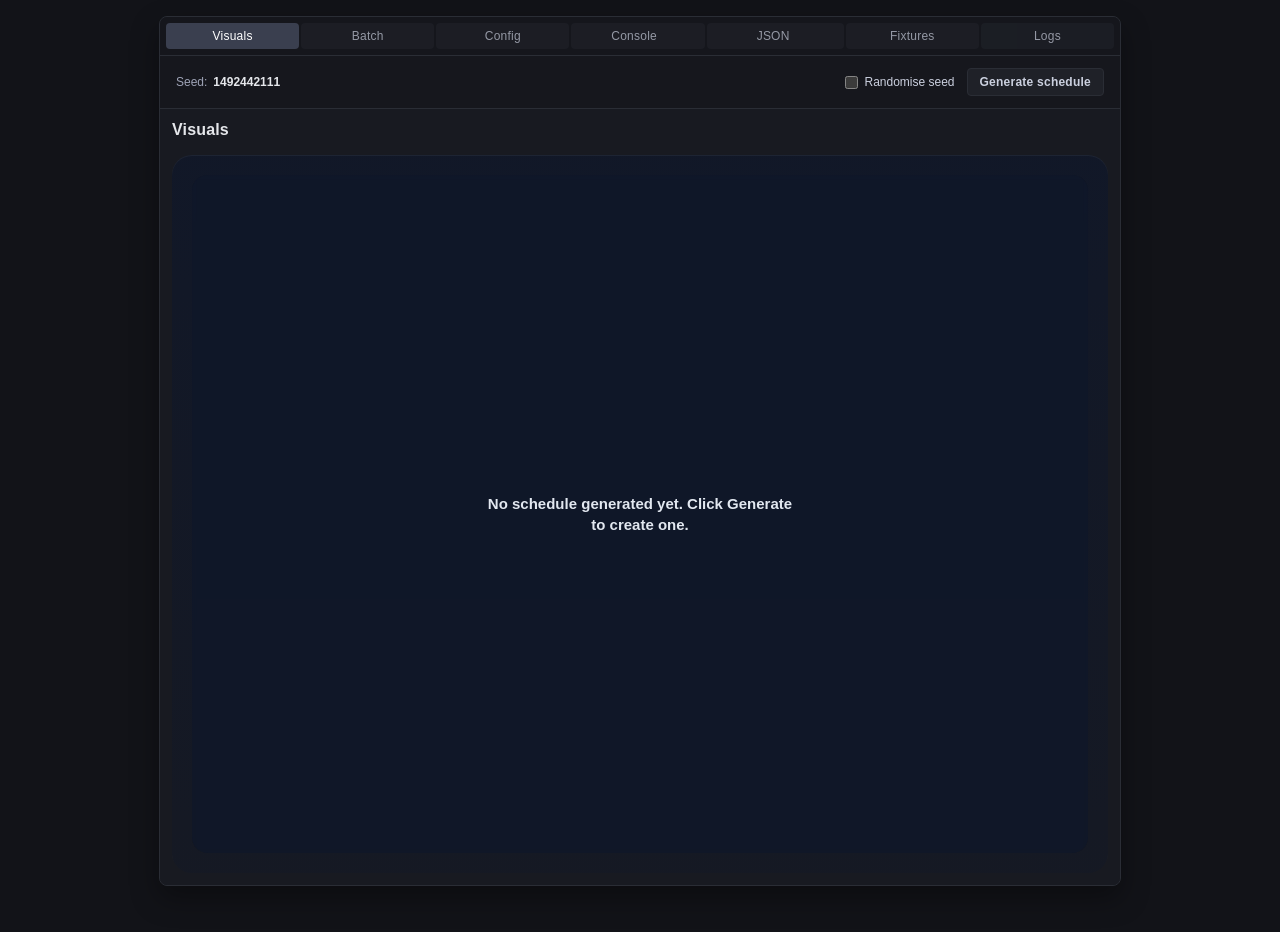
<file: web/workbench.html>
<!DOCTYPE html>
<html lang="en">
<head>
  <meta charset="UTF-8">
  <meta name="viewport" content="width=device-width, initial-scale=1.0">
  <title>Wyrd Workbench</title>
  <link rel="stylesheet" href="style.css">
</head>
<body>
  <div class="workbench">
    <nav
      id="root-tab-bar"
      class="tab-bar"
      role="tablist"
      aria-label="Workbench tabs"
      data-root-tabs
    >
      <button
        class="tab root-tab root-tab--active"
        type="button"
        id="tab-visuals"
        role="tab"
        aria-selected="true"
        aria-controls="panel-visuals"
        data-tab="visuals"
        data-root-tab="visuals"
      >
        Visuals
      </button>
      <button
        class="tab root-tab"
        type="button"
        id="tab-batch"
        role="tab"
        aria-selected="false"
        aria-controls="panel-batch"
        data-tab="batch"
        data-root-tab="batch"
        tabindex="-1"
      >
        Batch
      </button>
      <button
        class="tab root-tab"
        type="button"
        id="tab-config"
        role="tab"
        aria-selected="false"
        aria-controls="panel-config"
        data-tab="config"
        data-root-tab="config"
        tabindex="-1"
      >
        Config
      </button>
      <button
        class="tab root-tab"
        type="button"
        id="tab-console"
        role="tab"
        aria-selected="false"
        aria-controls="panel-console"
        data-tab="console"
        data-root-tab="console"
        tabindex="-1"
      >
        Console
      </button>
      <button
        class="tab root-tab"
        type="button"
        id="tab-json"
        role="tab"
        aria-selected="false"
        aria-controls="panel-json"
        data-tab="json"
        data-root-tab="json"
        tabindex="-1"
      >
        JSON
      </button>
      <button
        class="tab root-tab"
        type="button"
        id="tab-fixtures"
        role="tab"
        aria-selected="false"
        aria-controls="panel-fixtures"
        data-tab="fixtures"
        data-root-tab="fixtures"
        tabindex="-1"
      >
        Fixtures
      </button>
      <button
        class="tab root-tab"
        type="button"
        id="tab-logs"
        role="tab"
        aria-selected="false"
        aria-controls="panel-logs"
        data-tab="logs"
        data-root-tab="logs"
        tabindex="-1"
      >
        Logs
      </button>
    </nav>
    <div class="workbench-toolbar" data-global-actions>
      <div class="toolbar-info">
        <span class="toolbar-seed-label">Seed:</span>
        <span class="toolbar-seed-value" data-current-seed>—</span>
      </div>
      <div class="toolbar-actions">
        <label class="toolbar-toggle" for="randomize-seed-toggle">
          <input type="checkbox" id="randomize-seed-toggle" />
          <span>Randomise seed</span>
        </label>
        <button type="button" data-global-action="generate">
          Generate schedule
        </button>
      </div>
    </div>
    <main class="tab-content">
      <section
        class="tab-panel root-panel root-panel--active active"
        id="panel-visuals"
        role="tabpanel"
        aria-labelledby="tab-visuals"
        data-tab="visuals"
        data-root-panel="visuals"
        tabindex="-1"
      >
        <h2 class="tab-panel-title" data-tab-heading tabindex="-1">Visuals</h2>
        <div id="visuals-container"></div>
      </section>
      <section
        class="tab-panel root-panel is-hidden"
        id="panel-batch"
        role="tabpanel"
        aria-labelledby="tab-batch"
        data-tab="batch"
        data-root-panel="batch"
        tabindex="-1"
      >
        <div class="tab-panel-title-row">
          <h2 class="tab-panel-title" data-tab-heading tabindex="-1">Batch</h2>
        </div>
        <div class="batch-panel" id="batch-panel" data-batch-panel>
          <div class="visuals-history-panel batch-controls">
            <div class="batch-controls__header">
              <div class="batch-controls__heading-row">
                <h3 class="batch-controls__title">Batch runner</h3>
                <span class="purity-pill" data-purity-indicator aria-live="polite">Purity: n/a</span>
              </div>
              <span class="batch-controls__summary" data-batch-summary>Run a batch to begin.</span>
            </div>
            <div class="batch-controls__body">
              <div class="batch-size-group" role="group" aria-label="Batch size">
                <span class="batch-controls__label">Batch size</span>
                <div class="batch-size-buttons">
                  <button type="button" class="batch-size-button is-active" data-batch-size="52">
                    52
                  </button>
                  <button type="button" class="batch-size-button" data-batch-size="100">100</button>
                  <button type="button" class="batch-size-button" data-batch-size="500">500</button>
                </div>
              </div>
              <div class="batch-controls__actions">
                <button type="button" class="batch-run-button" data-batch-run>Run batch</button>
                <button
                  type="button"
                  class="batch-fit-button"
                  data-batch-fit
                  aria-pressed="false"
                >
                  Fit
                </button>
              </div>
            </div>
          </div>
          <div class="visuals-history-panel batch-results">
            <div class="batch-results__header">
              <h3 class="batch-results__title">Batch results</h3>
              <div class="batch-results__controls">
                <div class="batch-mode-toggle" role="group" aria-label="Batch scale mode">
                  <button
                    type="button"
                    class="batch-mode-button is-active"
                    data-batch-mode="proportional"
                    aria-pressed="true"
                  >
                    Proportional
                  </button>
                  <button
                    type="button"
                    class="batch-mode-button"
                    data-batch-mode="absolute"
                    aria-pressed="false"
                  >
                    Absolute
                  </button>
                </div>
                <div class="batch-mode-toggle" role="group" aria-label="Batch order mode">
                  <button
                    type="button"
                    class="batch-mode-button"
                    data-batch-order="sequence"
                    aria-pressed="false"
                  >
                    Sequence
                  </button>
                  <button
                    type="button"
                    class="batch-mode-button is-active"
                    data-batch-order="share"
                    aria-pressed="true"
                  >
                    Share
                  </button>
                </div>
              </div>
            </div>
            <section class="batch-purity-panel" data-batch-purity-panel hidden>
              <div class="batch-purity-header">
                <div class="batch-purity-heading">
                  <h3 class="batch-purity-title">Purity diagnostics</h3>
                  <span class="batch-purity-status" data-batch-purity-status>Purity status</span>
                </div>
                <button
                  type="button"
                  class="mini-button batch-purity-toggle"
                  data-purity-narrative-toggle
                  aria-expanded="false"
                  disabled
                >
                  Elaborate
                </button>
              </div>
              <p class="batch-purity-subheader" data-batch-purity-header></p>
              <ul class="batch-purity-list" data-batch-purity-list></ul>
              <div class="batch-purity-narrative" data-batch-purity-narrative hidden></div>
            </section>
            <div class="batch-results__legend" data-batch-legend>
              <span class="batch-results__legend-title">Activities</span>
              <div class="batch-results__legend-list" data-batch-legend-list role="list"></div>
              <p class="batch-results__legend-empty" data-batch-legend-empty>
                Run a batch to see activities.
              </p>
            </div>
            <div class="batch-results__body">
              <div class="batch-results__visualization" data-batch-visualization>
                <div class="batch-results__stack" data-batch-stack></div>
              </div>
              <p class="batch-results__empty" data-batch-empty>Run a batch to see results.</p>
            </div>
          </div>
        </div>
      </section>
      <section
        class="tab-panel root-panel is-hidden"
        id="panel-config"
        role="tabpanel"
        aria-labelledby="tab-config"
        data-tab="config"
        data-root-panel="config"
        tabindex="-1"
      >
        <h2 class="tab-panel-title" data-tab-heading tabindex="-1">Config</h2>
        <div class="config-layout" id="config-panel">
          <div class="tab-group">
            <div class="tab-bar nested" data-config="class-tabs">
              <button class="tab active" type="button" data-class="calendar">Calendar</button>
            </div>
            <div class="tab-content nested inset config-class-panels">
              <div class="config-class-panel active" data-class-panel="calendar">
                <div class="tab-bar nested" data-calendar="variant-tabs">
                  <button class="tab active" type="button" data-variant="mk1">MK1</button>
                  <button class="tab" type="button" data-variant="mk2">MK2</button>
                  <button class="tab" type="button" data-variant="mk2_1">
                    MK2.1 (lossless share)
                  </button>
                </div>
                <section class="config-section" data-calendar="common">
                  <div class="config-common-grid">
                    <label class="config-field" for="cal-arch">
                      <span class="config-field-label">Archetype</span>
                      <select id="cal-arch" class="config-control">
                        <option value="Office">Office</option>
                        <option value="Parent">Parent</option>
                        <option value="Freelancer">Freelancer</option>
                      </select>
                    </label>
                    <label class="config-field" for="cal-week">
                      <span class="config-field-label">Week start date</span>
                      <input id="cal-week" class="config-control" type="date" />
                    </label>
                    <div class="config-field config-field-seed">
                      <label class="config-field-label" for="cal-seed">Seed number</label>
                      <div class="seed-row">
                        <input
                          id="cal-seed"
                          class="config-control"
                          type="number"
                          inputmode="numeric"
                        />
                        <div class="seed-buttons">
                          <button type="button" id="seed-reset" class="mini-button">
                            Reset
                          </button>
                          <button type="button" id="seed-random" class="mini-button">
                            Surprise me
                          </button>
                        </div>
                      </div>
                    </div>
                  </div>
                </section>
                <div class="config-variant-panels">
                  <div class="config-variant-panel active" data-variant-panel="mk1">
                    <div class="tab-bar nested subtle" data-rig-tabs="mk1">
                      <button class="tab active" type="button" data-rig="default">Default</button>
                    </div>
                    <div class="tab-content nested inset config-panels">
                      <div class="config-panel-content active" data-panel="mk1:default">
                        <p class="config-copy">MK1 Default settings placeholder…</p>
                      </div>
                    </div>
                  </div>
                  <div class="config-variant-panel" data-variant-panel="mk2" hidden>
                    <div class="tab-bar nested subtle" data-rig-tabs="mk2">
                      <button class="tab active" type="button" data-rig="calendar">Calendar</button>
                      <button class="tab" type="button" data-rig="workforce">Workforce</button>
                    </div>
                    <div class="tab-content nested inset config-panels">
                      <div class="config-panel-content active" data-panel="mk2:calendar">
                        <div class="config-toggle-list">
                          <label class="config-toggle" for="mk2cal-compress">
                            <input type="checkbox" id="mk2cal-compress" />
                            <span>Show compression overlays</span>
                          </label>
                          <label class="config-toggle" for="mk2cal-conflicts">
                            <input type="checkbox" id="mk2cal-conflicts" />
                            <span>Show conflict markers</span>
                          </label>
                        </div>
                      </div>
                      <div class="config-panel-content" data-panel="mk2:workforce" hidden>
                        <div class="config-field">
                          <label class="config-field-label" for="mk2wf-budget">
                            Yearly budget (JSON)
                          </label>
                          <textarea id="mk2wf-budget" class="config-control config-textarea"></textarea>
                        </div>
                        <div class="config-inline-actions">
                          <button type="button" id="mk2wf-default" class="mini-button">
                            Use sensible default
                          </button>
                          <button type="button" id="mk2wf-validate" class="mini-button accent">
                            Validate
                          </button>
                        </div>
                      </div>
                    </div>
                  </div>
                </div>
              </div>
            </div>
          </div>
          <div class="config-summary" data-config-summary>
            <span class="config-chip" data-config-chip="class">Class: Calendar</span>
            <span class="config-chip" data-config-chip="variant">Variant: MK1</span>
            <span class="config-chip" data-config-chip="rig">Rig: Default</span>
            <span class="config-chip" data-config-chip="archetype">Archetype: —</span>
            <span class="config-chip" data-config-chip="weekStart">Week Start: —</span>
            <span class="config-chip" data-config-chip="seed">Seed: —</span>
          </div>
          <div class="config-actions">
            <button
              type="button"
              class="secondary-action"
              data-config-action="initialize-runtime"
            >
              Initialize Runtime
            </button>
          </div>
        </div>
      </section>
      <section
        class="tab-panel root-panel is-hidden"
        id="panel-console"
        role="tabpanel"
        aria-labelledby="tab-console"
        data-tab="console"
        data-root-panel="console"
        tabindex="-1"
      >
        <h2 class="tab-panel-title" data-tab-heading tabindex="-1">Console</h2>
      </section>
      <section
        class="tab-panel root-panel is-hidden"
        id="panel-json"
        role="tabpanel"
        aria-labelledby="tab-json"
        data-tab="json"
        data-root-panel="json"
        tabindex="-1"
      >
        <h2 class="tab-panel-title" data-tab-heading tabindex="-1">JSON</h2>
      </section>
      <section
        class="tab-panel root-panel is-hidden"
        id="panel-fixtures"
        role="tabpanel"
        aria-labelledby="tab-fixtures"
        data-tab="fixtures"
        data-root-panel="fixtures"
        tabindex="-1"
      >
        <h2 class="tab-panel-title" data-tab-heading tabindex="-1">Fixtures</h2>
      </section>
      <section
        class="tab-panel root-panel is-hidden"
        id="panel-logs"
        role="tabpanel"
        aria-labelledby="tab-logs"
        data-tab="logs"
        data-root-panel="logs"
        tabindex="-1"
      >
        <h2 class="tab-panel-title" data-tab-heading tabindex="-1">Logs</h2>
      </section>
    </main>
  </div>
  <script type="module" src="app.js"></script>
</body>
</html>
</file>
<file: web/style.css>
:root {
  color-scheme: dark;
  font-family: "Inter", "Segoe UI", sans-serif;
  font-size: 13px;
  background-color: #1b1d23;
  color: #e5e7eb;
}

body {
  margin: 0;
  background: #121318;
  display: flex;
  justify-content: center;
  min-height: 100vh;
  padding: 16px;
}

.workbench {
  width: 100%;
  max-width: 960px;
  background: #1b1d23;
  border: 1px solid #2a2d35;
  border-radius: 8px;
  overflow: hidden;
  display: flex;
  flex-direction: column;
  height: calc(100vh - 32px);
  min-height: calc(100vh - 32px);
  max-height: calc(100vh - 32px);
  box-shadow: 0 12px 28px rgba(0, 0, 0, 0.35);
}

.tab-bar {
  position: relative;
  z-index: 10;
  display: flex;
  gap: 2px;
  background: #15161c;
  padding: 6px;
  border-bottom: 1px solid #2a2d35;
}

.workbench-toolbar {
  display: flex;
  align-items: center;
  justify-content: flex-end;
  gap: 12px;
  padding: 12px 16px;
  background: #16171d;
  border-bottom: 1px solid #2a2d35;
}

.toolbar-info {
  display: inline-flex;
  align-items: center;
  gap: 6px;
  margin-right: auto;
  font-size: 12px;
  color: #9ea3b6;
}

.toolbar-seed-value {
  font-variant-numeric: tabular-nums;
  color: #e5e7eb;
  font-weight: 600;
}

.toolbar-actions {
  display: inline-flex;
  align-items: center;
  gap: 12px;
}

.toolbar-toggle {
  display: inline-flex;
  align-items: center;
  gap: 6px;
  font-size: 12px;
  color: #cbd0df;
  cursor: pointer;
  user-select: none;
}

.toolbar-toggle input {
  margin: 0;
}

.tab {
  flex: 1;
  background: #1f2128;
  color: #cbd0df;
  border: none;
  border-radius: 4px;
  padding: 6px 8px;
  font-size: 12px;
  letter-spacing: 0.02em;
  cursor: pointer;
  transition: background 0.2s ease, color 0.2s ease;
}

.tab.json-tab,
.tab.fixtures-tab {
  display: inline-flex;
  align-items: center;
  justify-content: center;
  gap: 6px;
  padding-right: 12px;
}

.tab.json-tab .tab-badge,
.tab.fixtures-tab .tab-badge {
  width: 8px;
  height: 8px;
  border-radius: 9999px;
  background: transparent;
  opacity: 0;
  transition: opacity 0.2s ease;
  box-shadow: 0 0 0 1px rgba(15, 23, 42, 0.65);
}

.tab.json-tab .tab-badge.tab-badge--ok {
  background: #22c55e;
  opacity: 1;
}

.tab.json-tab .tab-badge.tab-badge--err {
  background: #ef4444;
  opacity: 1;
}

.tab.fixtures-tab .tab-badge.tab-badge--notice {
  background: #38bdf8;
  opacity: 1;
}

.tab:hover {
  background: #272a33;
  color: #ffffff;
}

.tab.active {
  background: #3a3f4f;
  color: #ffffff;
}

.root-tab {
  opacity: 0.7;
}

.root-tab--active {
  background: #3a3f4f;
  color: #ffffff;
  opacity: 1;
}

.tab-content {
  position: relative;
  z-index: 0;
  padding: 12px;
  background: #181a21;
  flex: 1;
  min-height: 0;
  overflow: auto;
  display: flex;
  flex-direction: column;
}

.tab-panel {
  display: none;
}

.tab-panel[hidden] {
  display: none;
}

.tab-panel.active {
  display: block;
}

.root-panel.is-hidden {
  display: none;
}

.tab-panel:focus-visible,
.tab-panel-title:focus-visible {
  outline: 2px solid #22d3ee;
  outline-offset: 4px;
}

.tab-panel-title {
  margin: 0 0 16px;
  font-size: 16px;
  font-weight: 600;
  letter-spacing: 0.01em;
}

.tab-panel-title-row {
  display: flex;
  align-items: center;
  justify-content: space-between;
  gap: 12px;
  margin-bottom: 16px;
}

.tab-panel-title-row .tab-panel-title {
  margin: 0;
}

.purity-pill {
  display: inline-flex;
  align-items: center;
  border-radius: 999px;
  border: 1px solid rgba(148, 163, 184, 0.35);
  background: rgba(15, 23, 42, 0.7);
  color: #cbd5f5;
  font-size: 12px;
  font-weight: 600;
  letter-spacing: 0.03em;
  padding: 4px 10px;
  line-height: 1.2;
  white-space: nowrap;
}

.purity-pill--ok {
  background: rgba(34, 197, 94, 0.18);
  border-color: rgba(34, 197, 94, 0.45);
  color: #86efac;
}

.purity-pill--error {
  background: rgba(248, 113, 113, 0.18);
  border-color: rgba(248, 113, 113, 0.45);
  color: #fecaca;
}

.tab-bar.nested {
  background: #1c1e25;
  padding: 4px;
  border: 1px solid #2a2d35;
  border-radius: 6px;
}

.tab-bar.nested.subtle {
  background: #181a21;
  border-color: #2f323c;
}

.tab-content.nested {
  padding: 12px;
  background: #1c1e25;
  border: 1px solid #2a2d35;
  border-radius: 6px;
  margin-top: 10px;
}

.tab-content.nested.inset {
  background: #15171d;
  border-color: #2f323c;
}

.tab-content.nested.inset .tab-panel {
  padding: 8px 4px;
}

.tab-content.nested.inset .tab-panel p {
  margin: 0;
}

.config-layout {
  display: flex;
  flex-direction: column;
  gap: 18px;
}
[data-config="class-tabs"],
[data-calendar="variant-tabs"],
[data-rig-tabs] {
  display: flex;
  align-items: center;
  gap: 4px;
  padding: 4px 6px;
  border-radius: 9999px;
  border: 1px solid #2a2d35;
  background: #181a21;
  flex-wrap: wrap;
}

[data-config="class-tabs"] {
  background: #1c1e25;
}

[data-rig-tabs] {
  background: #15171d;
  border-color: #2f323c;
}

[data-config="class-tabs"] .tab,
[data-calendar="variant-tabs"] .tab,
[data-rig-tabs] .tab {
  flex: 0 0 auto;
  padding: 4px 12px;
  font-size: 12px;
  border-radius: 9999px;
  letter-spacing: 0.02em;
}

[data-config="class-tabs"] .tab,
[data-calendar="variant-tabs"] .tab {
  background: #1f2128;
}

[data-config="class-tabs"] .tab.active,
[data-calendar="variant-tabs"] .tab.active,
[data-rig-tabs] .tab.active {
  background: #3a3f4f;
}

[data-class-panel][hidden],
.config-variant-panel[hidden] {
  display: none;
}

.config-class-panel {
  display: flex;
  flex-direction: column;
  gap: 12px;
}

.config-variant-panels {
  display: flex;
  flex-direction: column;
  gap: 12px;
}

.config-variant-panel {
  display: flex;
  flex-direction: column;
  gap: 10px;
}

.config-common-grid {
  display: grid;
  gap: 10px;
  grid-template-columns: repeat(auto-fit, minmax(180px, 1fr));
}

.config-field {
  display: flex;
  flex-direction: column;
  gap: 4px;
}

.config-field-label {
  font-size: 12px;
  color: #cbd0df;
  letter-spacing: 0.01em;
}

.config-control {
  background: #1f2128;
  border: 1px solid #2a2d35;
  border-radius: 4px;
  color: #e5e7eb;
  font-size: 12px;
  padding: 6px 8px;
  min-height: 28px;
  transition: border-color 0.2s ease, box-shadow 0.2s ease;
}

.config-control:focus-visible {
  outline: 2px solid #6366f1;
  outline-offset: 2px;
}

.config-control:disabled {
  opacity: 0.6;
}

.config-field-seed .seed-row {
  display: flex;
  align-items: center;
  gap: 6px;
}

.seed-buttons {
  display: inline-flex;
  gap: 4px;
}

.mini-button {
  background: #2a2d35;
  border: 1px solid #353843;
  border-radius: 4px;
  color: #d0d5e2;
  cursor: pointer;
  font-size: 12px;
  letter-spacing: 0.01em;
  padding: 4px 8px;
  transition: background 0.2s ease, color 0.2s ease, border-color 0.2s ease;
}

.mini-button:hover {
  background: #353843;
  color: #ffffff;
}

.mini-button:focus-visible {
  outline: 2px solid #22d3ee;
  outline-offset: 2px;
}

.mini-button.accent {
  background: #3a3f4f;
  border-color: #4b5164;
  color: #f8fafc;
}

.config-toggle-list {
  display: flex;
  flex-direction: column;
  gap: 8px;
}

.config-toggle {
  display: flex;
  align-items: center;
  gap: 10px;
  font-size: 12px;
  color: #d0d5e2;
}

.config-toggle input[type='checkbox'] {
  width: 16px;
  height: 16px;
  accent-color: #6366f1;
}

.config-textarea {
  min-height: 140px;
  resize: vertical;
  line-height: 1.4;
}

.config-inline-actions {
  display: flex;
  flex-wrap: wrap;
  gap: 6px;
}

.config-summary {
  display: flex;
  flex-wrap: wrap;
  gap: 6px;
  padding: 8px 10px;
  background: #16171d;
  border: 1px solid #2a2d35;
  border-radius: 8px;
}

.config-chip {
  display: inline-flex;
  align-items: center;
  gap: 6px;
  background: #1f2128;
  border: 1px solid #2a2d35;
  border-radius: 9999px;
  padding: 4px 12px;
  font-size: 12px;
  color: #d0d5e2;
  letter-spacing: 0.01em;
}


[data-rig-tabs][hidden] {
  display: none;
}

.config-panel-content {
  display: none;
  flex-direction: column;
  gap: 12px;
  max-height: 260px;
  overflow-y: auto;
  padding-right: 4px;
}

.config-panel-content.active {
  display: flex;
}

.tab-group {
  display: flex;
  flex-direction: column;
  gap: 10px;
}

.config-copy {
  color: #cbd0df;
  font-size: 12px;
  line-height: 1.6;
}

.config-actions {
  display: flex;
  gap: 10px;
}

.primary-action,
.secondary-action {
  padding: 10px 18px;
  border-radius: 6px;
  border: 1px solid transparent;
  font-size: 12px;
  font-weight: 600;
  letter-spacing: 0.03em;
  cursor: pointer;
  transition: transform 0.15s ease, box-shadow 0.15s ease;
}

.primary-action {
  background: linear-gradient(135deg, #6366f1, #22d3ee);
  border-color: rgba(255, 255, 255, 0.12);
  color: #0f172a;
  box-shadow: 0 10px 22px rgba(34, 211, 238, 0.25);
}

.secondary-action {
  background: #1f2128;
  border-color: #2a2d35;
  color: #cbd0df;
}

.primary-action:hover,
.secondary-action:hover {
  transform: translateY(-1px);
  box-shadow: 0 12px 24px rgba(15, 23, 42, 0.2);
}

.primary-action:active,
.secondary-action:active {
  transform: translateY(0);
  box-shadow: 0 6px 16px rgba(15, 23, 42, 0.2);
}

.primary-action:focus-visible,
.secondary-action:focus-visible {
  outline: 2px solid #22d3ee;
  outline-offset: 2px;
}

#panel-visuals {
  flex: 1;
  min-height: 0;
  overflow: hidden;
}

#panel-visuals.tab-panel.active {
  display: flex;
  flex-direction: column;
}

#panel-visuals .tab-panel-title {
  flex-shrink: 0;
}

#visuals-container {
  position: relative;
  z-index: 0;
  display: flex;
  flex-direction: column;
  flex: 1;
  min-height: 0;
  border-radius: 20px;
  background: linear-gradient(180deg, rgba(15, 23, 42, 0.75), rgba(15, 23, 42, 0.3));
  padding: 20px;
  box-shadow: inset 0 1px 0 rgba(255, 255, 255, 0.05);
  overflow: hidden;
}

.visuals-layout {
  flex: 1;
  display: flex;
  flex-direction: column;
  gap: 16px;
  min-height: 0;
}

.visuals-main {
  flex: 1;
  min-width: 0;
  min-height: 0;
  display: flex;
  flex-direction: column;
  gap: 16px;
  position: relative;
}

.visuals-panel {
  flex: 1;
  display: flex;
  flex-direction: column;
  gap: 16px;
  min-height: 0;
}

.visuals-header-row {
  display: flex;
  align-items: center;
  justify-content: space-between;
  gap: 12px;
  flex-wrap: wrap;
}

.visuals-controls-block {
  display: flex;
  flex-direction: column;
  gap: 12px;
  align-items: stretch;
  flex: 0 0 auto;
}

.visuals-run-meta {
  display: inline-flex;
  align-items: center;
  gap: 8px;
  padding: 6px 12px;
  border-radius: 999px;
  border: 1px solid rgba(148, 163, 184, 0.25);
  background: rgba(15, 23, 42, 0.45);
  color: #e2e8f0;
  font-size: 12px;
  font-weight: 600;
  letter-spacing: 0.01em;
  white-space: nowrap;
}

.visuals-run-meta[hidden] {
  display: none;
}

.visuals-run-meta__label {
  font-variant-numeric: tabular-nums;
}

.visuals-canvas-block {
  flex: 1;
  min-height: 0;
}

.chip-row {
  display: flex;
  flex-wrap: wrap;
  gap: 8px;
  width: 100%;
  max-height: 96px;
  overflow-y: auto;
  overflow-x: hidden;
  padding: 4px 4px 4px 0;
}

.visuals-history-panel {
  width: 100%;
  box-sizing: border-box;
  flex-shrink: 0;
  display: flex;
  flex-direction: column;
  gap: 12px;
  padding: 16px;
  border-radius: 16px;
  border: 1px solid rgba(148, 163, 184, 0.25);
  background: rgba(15, 23, 42, 0.55);
  backdrop-filter: blur(6px);
}

.visuals-history-header {
  display: flex;
  align-items: center;
  justify-content: space-between;
}

.visuals-history-title {
  margin: 0;
  font-size: 14px;
  font-weight: 600;
  letter-spacing: 0.02em;
  text-transform: uppercase;
  color: #e2e8f0;
}

.visuals-history-hint {
  margin: 0;
  font-size: 12px;
  color: rgba(203, 213, 225, 0.75);
}

.visuals-history-summary {
  display: flex;
  flex-direction: column;
  gap: 8px;
  padding: 12px;
  border-radius: 12px;
  border: 1px solid rgba(148, 163, 184, 0.25);
  background: rgba(15, 23, 42, 0.35);
}

.visuals-history-summary[hidden] {
  display: none;
}

.visuals-history-summary__title {
  margin: 0;
  font-size: 13px;
  font-weight: 600;
  letter-spacing: 0.02em;
  color: #e2e8f0;
}

.visuals-history-summary__meta {
  margin: 0;
  font-size: 12px;
  color: rgba(203, 213, 225, 0.75);
}

.visuals-history-summary__grid {
  display: grid;
  gap: 10px 16px;
  grid-template-columns: repeat(auto-fit, minmax(120px, 1fr));
}

.visuals-history-summary__item {
  display: flex;
  flex-direction: column;
  gap: 4px;
}

.visuals-history-summary__term {
  font-size: 11px;
  text-transform: uppercase;
  letter-spacing: 0.08em;
  color: rgba(148, 163, 184, 0.85);
}

.visuals-history-summary__value {
  font-size: 16px;
  font-weight: 600;
  color: #f8fafc;
}

.batch-panel {
  flex: 1;
  display: flex;
  flex-direction: column;
  gap: 16px;
  min-height: 0;
}

.batch-controls,
.batch-results {
  display: flex;
  flex-direction: column;
  gap: 16px;
  width: 100%;
  max-width: 100%;
  box-sizing: border-box;
  overflow-x: hidden;
}

.batch-controls__header {
  display: flex;
  flex-direction: column;
  gap: 6px;
}

.batch-results__header {
  display: flex;
  align-items: center;
  justify-content: space-between;
  gap: 12px;
  flex-wrap: wrap;
}

.batch-purity-panel {
  display: flex;
  flex-direction: column;
  gap: 8px;
  padding: 12px 16px;
  border-radius: 16px;
  border: 1px solid rgba(148, 163, 184, 0.22);
  background: rgba(15, 23, 42, 0.4);
}

.batch-purity-header {
  display: flex;
  align-items: center;
  justify-content: space-between;
  gap: 8px;
  flex-wrap: wrap;
}

.batch-purity-heading {
  display: inline-flex;
  align-items: center;
  gap: 8px;
  flex: 1;
  min-width: 0;
}

.batch-purity-title {
  margin: 0;
  font-size: 14px;
  font-weight: 600;
  letter-spacing: 0.02em;
  text-transform: uppercase;
  color: #e2e8f0;
}

.batch-purity-status {
  font-size: 12px;
  font-weight: 600;
  letter-spacing: 0.04em;
  text-transform: uppercase;
  color: rgba(248, 250, 252, 0.9);
}

.batch-purity-toggle {
  text-transform: uppercase;
  font-size: 11px;
  letter-spacing: 0.05em;
  padding: 4px 10px;
  border-color: rgba(148, 163, 184, 0.35);
  background: rgba(15, 23, 42, 0.6);
  color: #e2e8f0;
}

.batch-purity-toggle:hover:not(:disabled) {
  background: rgba(71, 85, 105, 0.6);
  color: #ffffff;
}

.batch-purity-toggle:disabled {
  opacity: 0.55;
  cursor: not-allowed;
  background: rgba(15, 23, 42, 0.45);
  color: rgba(226, 232, 240, 0.6);
}

.batch-purity-subheader {
  margin: 0;
  font-size: 13px;
  color: rgba(226, 232, 240, 0.9);
}

.batch-purity-list {
  margin: 0;
  padding-left: 18px;
  display: flex;
  flex-direction: column;
  gap: 4px;
  font-size: 12px;
  color: rgba(203, 213, 225, 0.85);
}

.batch-purity-narrative {
  margin: 0;
  padding-top: 8px;
  border-top: 1px solid rgba(148, 163, 184, 0.2);
  display: flex;
  flex-direction: column;
  gap: 8px;
  font-size: 12px;
  line-height: 1.5;
  color: rgba(203, 213, 225, 0.75);
}

.batch-purity-narrative p {
  margin: 0;
}

.batch-controls__heading-row {
  display: flex;
  align-items: center;
  justify-content: space-between;
  gap: 12px;
  flex-wrap: wrap;
  width: 100%;
}

.batch-controls__heading-row .purity-pill {
  margin-left: auto;
}

.batch-results__controls {
  display: flex;
  flex-wrap: wrap;
  align-items: center;
  gap: 8px;
}

.batch-results__legend {
  display: flex;
  flex-direction: column;
  gap: 8px;
  padding: 12px 16px;
  border-radius: 16px;
  border: 1px solid rgba(148, 163, 184, 0.22);
  background: rgba(15, 23, 42, 0.45);
}

.batch-results__legend-title {
  font-size: 12px;
  font-weight: 600;
  letter-spacing: 0.06em;
  text-transform: uppercase;
  color: rgba(226, 232, 240, 0.85);
}

.batch-results__legend-list {
  display: flex;
  flex-wrap: wrap;
  gap: 8px;
}

.batch-results__legend-empty {
  margin: 0;
  font-size: 12px;
  color: rgba(148, 163, 184, 0.8);
}

.batch-legend__chip {
  display: inline-flex;
  align-items: center;
  gap: 6px;
  border-radius: 999px;
  border: 1px solid rgba(148, 163, 184, 0.3);
  background: rgba(15, 23, 42, 0.6);
  color: #e2e8f0;
  font-size: 12px;
  font-weight: 600;
  letter-spacing: 0.02em;
  padding: 4px 12px 4px 10px;
  cursor: pointer;
  transition: background 0.18s ease, border-color 0.18s ease, color 0.18s ease,
    box-shadow 0.18s ease;
}

.batch-legend__chip:hover {
  border-color: rgba(148, 163, 184, 0.5);
  background: rgba(30, 41, 59, 0.7);
}

.batch-legend__chip.is-active {
  background: rgba(79, 70, 229, 0.7);
  border-color: rgba(99, 102, 241, 0.9);
  color: #ffffff;
  box-shadow: 0 10px 22px rgba(15, 23, 42, 0.35);
}

.batch-legend__swatch {
  width: 12px;
  height: 12px;
  border-radius: 999px;
  background: var(--legend-swatch-color, #6366f1);
  box-shadow: 0 0 0 1px rgba(15, 23, 42, 0.65);
}

.batch-legend__label {
  white-space: nowrap;
}

.batch-controls__title,
.batch-results__title {
  margin: 0;
  font-size: 14px;
  font-weight: 600;
  letter-spacing: 0.02em;
  text-transform: uppercase;
  color: #e2e8f0;
}

.batch-controls__summary {
  font-size: 12px;
  color: rgba(203, 213, 225, 0.75);
}

.batch-controls__body {
  display: flex;
  flex-wrap: wrap;
  gap: 16px;
  align-items: flex-end;
}

.batch-controls__actions {
  display: flex;
  flex-wrap: wrap;
  gap: 12px;
  align-items: center;
}

.batch-size-group {
  display: flex;
  flex-direction: column;
  gap: 8px;
}

.batch-controls__label {
  font-size: 12px;
  font-weight: 600;
  letter-spacing: 0.06em;
  text-transform: uppercase;
  color: rgba(203, 213, 225, 0.85);
}

.batch-size-buttons {
  display: flex;
  gap: 8px;
  flex-wrap: wrap;
}

.batch-size-button {
  border: 1px solid rgba(148, 163, 184, 0.28);
  border-radius: 999px;
  background: rgba(15, 23, 42, 0.65);
  color: #e2e8f0;
  font-size: 13px;
  font-weight: 600;
  letter-spacing: 0.02em;
  padding: 8px 16px;
  cursor: pointer;
  transition: background 0.18s ease, border-color 0.18s ease, color 0.18s ease,
    transform 0.18s ease;
}

.batch-size-button:hover {
  background: rgba(30, 41, 59, 0.75);
  border-color: rgba(148, 163, 184, 0.4);
}

.batch-size-button.is-active {
  background: rgba(79, 70, 229, 0.55);
  border-color: rgba(148, 163, 184, 0.45);
  box-shadow: inset 0 0 0 1px rgba(148, 163, 184, 0.3);
  color: #ffffff;
}

.batch-size-button:disabled {
  opacity: 0.6;
  cursor: not-allowed;
}

.batch-run-button {
  border-radius: 12px;
  border: 1px solid rgba(148, 163, 184, 0.3);
  background: linear-gradient(135deg, rgba(99, 102, 241, 0.78), rgba(56, 189, 248, 0.78));
  color: #0f172a;
  font-weight: 700;
  font-size: 13px;
  letter-spacing: 0.03em;
  padding: 10px 18px;
  cursor: pointer;
  transition: transform 0.18s ease, box-shadow 0.18s ease, opacity 0.18s ease;
}

.batch-run-button:hover:not(:disabled) {
  transform: translateY(-1px);
  box-shadow: 0 12px 28px rgba(15, 23, 42, 0.35);
}

.batch-run-button:disabled {
  opacity: 0.7;
  cursor: not-allowed;
  box-shadow: none;
  transform: none;
}

.batch-fit-button {
  border: 1px solid rgba(148, 163, 184, 0.3);
  border-radius: 999px;
  background: rgba(15, 23, 42, 0.6);
  color: #e2e8f0;
  font-weight: 600;
  font-size: 12px;
  letter-spacing: 0.06em;
  text-transform: uppercase;
  padding: 10px 18px;
  cursor: pointer;
  transition: background 0.18s ease, color 0.18s ease, transform 0.18s ease,
    box-shadow 0.18s ease, border-color 0.18s ease;
}

.batch-fit-button:hover:not(:disabled) {
  background: rgba(79, 70, 229, 0.65);
  border-color: rgba(148, 163, 184, 0.45);
  color: #ffffff;
  transform: translateY(-1px);
  box-shadow: 0 12px 24px rgba(79, 70, 229, 0.3);
}

.batch-fit-button.is-active {
  background: rgba(79, 70, 229, 0.75);
  border-color: rgba(148, 163, 184, 0.45);
  color: #ffffff;
  box-shadow: 0 12px 26px rgba(79, 70, 229, 0.35);
}

.batch-fit-button:disabled {
  opacity: 0.7;
  cursor: not-allowed;
  transform: none;
  box-shadow: none;
}

.batch-mode-toggle {
  display: inline-flex;
  gap: 6px;
  padding: 4px;
  border-radius: 999px;
  background: rgba(15, 23, 42, 0.55);
  border: 1px solid rgba(148, 163, 184, 0.2);
}

.batch-mode-button {
  border: none;
  border-radius: 999px;
  padding: 6px 12px;
  font-size: 12px;
  font-weight: 600;
  color: #cbd5f5;
  background: transparent;
  cursor: pointer;
  transition: background 0.18s ease, color 0.18s ease;
}

.batch-mode-button.is-active {
  background: rgba(79, 70, 229, 0.55);
  color: #ffffff;
  box-shadow: inset 0 0 0 1px rgba(148, 163, 184, 0.35);
}

.batch-mode-button:disabled {
  opacity: 0.65;
  cursor: not-allowed;
}

.batch-results__body {
  display: flex;
  flex-direction: column;
  gap: 12px;
  width: 100%;
  max-width: 100%;
}

.batch-results__visualization {
  display: flex;
  flex-direction: column;
  gap: 12px;
  width: 100%;
  max-width: 100%;
  max-height: 360px;
  overflow-y: auto;
  overflow-x: hidden;
  box-sizing: border-box;
  padding-right: 4px;
}

.batch-results__visualization--fit {
  overflow-y: hidden;
}

.batch-results__stack {
  display: flex;
  flex-direction: column;
  gap: 12px;
  width: 100%;
  max-width: 100%;
}

.batch-results__stack--fit {
  gap: 0;
}

.batch-results__row {
  display: flex;
  gap: 16px;
  align-items: center;
  width: 100%;
  max-width: 100%;
}

.batch-results__row--fit {
  gap: 8px;
  align-items: stretch;
  overflow: hidden;
}

.batch-results__row--fit .batch-results__label {
  display: none;
}

.batch-results__row--fit .batch-results__bar {
  display: flex;
  align-items: stretch;
  min-height: 0;
}

.batch-results__label {
  display: flex;
  flex-direction: column;
  gap: 4px;
  min-width: 120px;
}

.batch-results__run {
  font-size: 12px;
  font-weight: 600;
  letter-spacing: 0.06em;
  text-transform: uppercase;
  color: #e2e8f0;
}

.batch-results__duration {
  font-size: 11px;
  letter-spacing: 0.06em;
  text-transform: uppercase;
  color: rgba(148, 163, 184, 0.85);
}

.batch-results__bar {
  flex: 1;
  min-width: 0;
  max-width: 100%;
  box-sizing: border-box;
}

.batch-results__track {
  display: flex;
  align-items: stretch;
  width: calc(var(--batch-row-scale, 1) * 100%);
  max-width: 100%;
  min-height: 20px;
  border-radius: 999px;
  overflow: hidden;
  border: 1px solid rgba(148, 163, 184, 0.25);
  background: rgba(15, 23, 42, 0.55);
  transition: width 0.18s ease;
  box-sizing: border-box;
}

.batch-results__track--fit {
  min-height: 0;
  height: 100%;
  border-radius: 6px;
  border-width: 0;
}

.batch-results__track--fit .batch-results__segment-label {
  display: none;
}

.batch-results__segment {
  cursor: default;
  transition: opacity 0.18s ease, filter 0.18s ease;
}

.batch-results__segment:hover {
  transform: none;
}

.batch-results__segment--dimmed {
  opacity: 0.25;
  filter: saturate(0.2);
}

.batch-results__segment--highlighted {
  opacity: 1;
  filter: saturate(1.05);
}

.batch-results__visualization--highlighting .batch-results__track {
  opacity: 0.95;
}

.batch-results__segment-label {
  font-size: 11px;
  letter-spacing: 0.02em;
}

.batch-results__empty {
  margin: 0;
  font-size: 12px;
  color: rgba(148, 163, 184, 0.85);
}

.visuals-history-list {
  flex: 1;
  display: flex;
  flex-direction: column;
  gap: 8px;
  margin: 0;
  padding: 0;
  list-style: none;
  overflow-y: auto;
}

.visuals-history-empty {
  margin: 0;
  padding: 12px;
  border-radius: 12px;
  background: rgba(15, 23, 42, 0.35);
  color: rgba(203, 213, 225, 0.85);
  font-size: 13px;
  text-align: center;
}

.visuals-history-item {
  list-style: none;
}

.visuals-history-entry {
  width: 100%;
  display: flex;
  flex-direction: column;
  gap: 4px;
  align-items: flex-start;
  border: 1px solid rgba(148, 163, 184, 0.2);
  border-radius: 12px;
  background: rgba(30, 41, 59, 0.55);
  color: inherit;
  font: inherit;
  padding: 10px 12px;
  cursor: pointer;
  text-align: left;
  position: relative;
  transition: border-color 0.2s ease, background 0.2s ease, transform 0.2s ease;
}

.visuals-history-entry:hover {
  border-color: rgba(94, 234, 212, 0.55);
  background: rgba(30, 64, 175, 0.4);
}

.visuals-history-entry:focus-visible {
  outline: 2px solid #22d3ee;
  outline-offset: 2px;
}

.visuals-history-entry.is-active {
  border-color: rgba(56, 189, 248, 0.85);
  background: rgba(14, 116, 144, 0.45);
  box-shadow: inset 3px 0 0 rgba(56, 189, 248, 0.9);
}

.visuals-history-entry__headline {
  font-size: 12px;
  font-weight: 600;
  color: #f1f5f9;
  line-height: 1.4;
}

.visuals-history-entry__meta {
  font-size: 12px;
  color: rgba(203, 213, 225, 0.9);
  line-height: 1.4;
}

.console-pane {
  display: grid;
  gap: 12px;
}

.console-controls {
  display: flex;
  flex-direction: column;
  gap: 12px;
  background: #1f2128;
  border: 1px solid #2a2d35;
  border-radius: 6px;
  padding: 12px;
}

.console-runtime-row {
  display: flex;
  flex-wrap: wrap;
  align-items: center;
  gap: 8px;
}

.console-select {
  min-width: 180px;
  background: #16171d;
  color: #e5e7eb;
  border: 1px solid #2a2d35;
  border-radius: 4px;
  padding: 6px 8px;
  font-size: 13px;
}

.console-load-button {
  background: #2b2f3b;
  color: #d0d5e2;
  border: 1px solid #3a3f4f;
  border-radius: 4px;
  padding: 6px 12px;
  font-size: 12px;
  cursor: pointer;
  transition: background 0.2s ease, color 0.2s ease, opacity 0.2s ease;
}

.console-load-button:hover {
  background: #3a3f4f;
  color: #ffffff;
}

.console-field {
  display: flex;
  flex-direction: column;
  gap: 6px;
}

.console-field-label {
  font-size: 12px;
  letter-spacing: 0.04em;
  text-transform: uppercase;
  color: #9ba3b6;
}

.console-textarea {
  width: 100%;
  min-height: 120px;
  font-family: "JetBrains Mono", "Fira Code", "SFMono-Regular", Menlo, Monaco, Consolas, "Liberation Mono", "Courier New", monospace;
  font-size: 12px;
  line-height: 1.5;
  color: #e5e7eb;
  background: #16171d;
  border: 1px solid #2a2d35;
  border-radius: 4px;
  padding: 10px;
  resize: vertical;
  box-sizing: border-box;
}

.console-textarea--script {
  min-height: 220px;
}

.console-textarea--json {
  min-height: 160px;
}

.console-field-grid {
  display: grid;
  gap: 12px;
  grid-template-columns: repeat(auto-fit, minmax(240px, 1fr));
}

.console-actions {
  display: flex;
  justify-content: flex-end;
}

.console-run-button {
  background: #3b82f6;
  color: #ffffff;
  border: none;
  border-radius: 4px;
  padding: 8px 16px;
  font-size: 13px;
  font-weight: 600;
  cursor: pointer;
  transition: background 0.2s ease, opacity 0.2s ease;
}

.console-run-button:hover:enabled {
  background: #2563eb;
}

.console-run-button:disabled {
  opacity: 0.6;
  cursor: not-allowed;
}

.console-meta {
  font-family: "JetBrains Mono", "Fira Code", "SFMono-Regular", Menlo, Monaco, Consolas, "Liberation Mono", "Courier New", monospace;
  font-size: 12px;
  color: #9ba3b6;
  word-break: break-word;
  margin-top: 4px;
}

.console-stream {
  display: flex;
  flex-direction: column;
  gap: 8px;
  background: #1f2128;
  border: 1px solid #2a2d35;
  border-radius: 6px;
  padding: 12px;
}

.console-stream-title {
  margin: 0;
  font-size: 12px;
  letter-spacing: 0.04em;
  text-transform: uppercase;
  color: #9ba3b6;
}

.console-output {
  min-height: 120px;
  max-height: 220px;
  overflow-y: auto;
  font-family: "JetBrains Mono", "Fira Code", "SFMono-Regular", Menlo, Monaco, Consolas, "Liberation Mono", "Courier New", monospace;
  font-size: 12px;
  line-height: 1.5;
  color: #e5e7eb;
  background: #16171d;
  border: 1px solid #2a2d35;
  border-radius: 4px;
  padding: 10px;
  resize: vertical;
  box-sizing: border-box;
  white-space: pre-wrap;
}

.console-structured {
  display: flex;
  flex-direction: column;
  gap: 10px;
  background: #1f2128;
  border: 1px solid #2a2d35;
  border-radius: 6px;
  padding: 12px;
}

.console-structured-header {
  display: flex;
  align-items: center;
  justify-content: space-between;
  flex-wrap: wrap;
  gap: 8px;
}

.console-structured-summary {
  font-family: "JetBrains Mono", "Fira Code", "SFMono-Regular", Menlo, Monaco, Consolas, "Liberation Mono", "Courier New", monospace;
  font-size: 12px;
  line-height: 1.5;
  color: #e5e7eb;
  word-break: break-word;
}

.console-structured-copy {
  background: #2b2f3b;
  color: #d0d5e2;
  border: 1px solid #3a3f4f;
  border-radius: 4px;
  padding: 6px 10px;
  font-size: 12px;
  cursor: pointer;
  transition: background 0.2s ease, color 0.2s ease, opacity 0.2s ease;
}

.console-structured-copy:hover:enabled {
  background: #3a3f4f;
  color: #ffffff;
}

.console-structured-copy:disabled {
  opacity: 0.5;
  cursor: not-allowed;
}

.console-structured-details {
  border: 1px solid #2a2d35;
  border-radius: 4px;
  background: #16171d;
}

.console-structured-details[hidden] {
  display: none;
}

.visuals-mount {
  position: relative;
  z-index: 0;
  flex: 1;
  min-height: 0;
  display: flex;
  flex-direction: column;
}

.visuals-fallback-panel {
  position: relative;
  z-index: 0;
  display: flex;
  align-items: center;
  justify-content: center;
  min-height: 320px;
  border: 1px dashed rgba(148, 163, 184, 0.3);
  border-radius: 16px;
  padding: 24px;
  background: rgba(15, 23, 42, 0.4);
}

.visuals-fallback-panel__image {
  max-width: 100%;
  max-height: 380px;
  border-radius: 12px;
  box-shadow: 0 18px 42px rgba(15, 23, 42, 0.45);
}

.visuals-fallback-panel__message {
  margin: 0;
  margin-top: 12px;
  color: #cbd5f5;
  font-size: 14px;
  text-align: center;
}

.visuals-status-overlay {
  position: absolute;
  inset: 0;
  display: flex;
  flex-direction: column;
  align-items: center;
  justify-content: center;
  gap: 12px;
  padding: 24px;
  border-radius: 16px;
  background: rgba(15, 23, 42, 0.75);
  color: #e2e8f0;
  font-size: 16px;
  font-weight: 600;
  text-align: center;
  pointer-events: none;
  backdrop-filter: blur(2px);
  z-index: 5;
}

.visuals-status-overlay[hidden] {
  display: none;
}

.visuals-status-overlay__spinner {
  width: 32px;
  height: 32px;
  border-radius: 50%;
  border: 3px solid rgba(226, 232, 240, 0.3);
  border-top-color: #38bdf8;
  animation: visuals-spinner 0.85s linear infinite;
  display: none;
}

.visuals-status-overlay.is-loading .visuals-status-overlay__spinner {
  display: block;
}

.visuals-status-overlay__text {
  max-width: 320px;
  font-size: 15px;
  line-height: 1.4;
}

@keyframes visuals-spinner {
  from {
    transform: rotate(0deg);
  }
  to {
    transform: rotate(360deg);
  }
}

.radial-urchin-root {
  display: flex;
  flex-direction: column;
  gap: 16px;
  color: #f8fafc;
  font-family: 'Inter', 'SF Pro Text', system-ui, -apple-system, BlinkMacSystemFont, 'Segoe UI', sans-serif;
  flex: 1;
  min-height: 0;
}

.radial-urchin {
  display: flex;
  flex-direction: column;
  gap: 16px;
  flex: 1;
  min-height: 0;
}

.radial-urchin__controls {
  display: flex;
  flex-direction: column;
  gap: 12px;
  align-items: stretch;
  background: rgba(15, 23, 42, 0.65);
  border: 1px solid rgba(148, 163, 184, 0.2);
  border-radius: 18px;
  padding: 16px 18px;
  box-shadow: 0 22px 36px rgba(15, 23, 42, 0.38);
}

.radial-urchin__header {
  display: flex;
  align-items: center;
  gap: 12px;
  flex-wrap: wrap;
  width: 100%;
}

.radial-urchin__meta-slot {
  margin-left: auto;
  display: flex;
  align-items: center;
}

.radial-urchin__meta-slot[hidden] {
  display: none;
}

.radial-urchin__segmented {
  display: inline-flex;
  align-items: center;
  background: rgba(100, 116, 139, 0.22);
  border-radius: 999px;
  padding: 4px;
  gap: 4px;
}

.radial-urchin__segment {
  border: none;
  background: transparent;
  color: #e2e8f0;
  font-size: 13px;
  font-weight: 600;
  padding: 8px 14px;
  border-radius: 999px;
  cursor: pointer;
  transition: background 0.18s ease, color 0.18s ease, box-shadow 0.18s ease;
}

.radial-urchin__segment.is-active {
  background: rgba(129, 140, 248, 0.24);
  color: #f8fafc;
  box-shadow: inset 0 0 0 1px rgba(99, 102, 241, 0.6);
}

.radial-urchin__segment:focus-visible {
  outline: 2px solid rgba(99, 102, 241, 0.8);
  outline-offset: 2px;
}

.radial-urchin__legend {
  display: flex;
  flex-wrap: wrap;
  gap: 8px;
  width: 100%;
  align-items: flex-start;
}

.radial-urchin__share {
  position: relative;
  display: flex;
  flex-direction: column;
  gap: 10px;
  padding: 16px 18px;
  background: rgba(15, 23, 42, 0.65);
  border: 1px solid rgba(148, 163, 184, 0.2);
  border-radius: 18px;
  box-shadow: 0 18px 32px rgba(15, 23, 42, 0.32);
}

.activity-share__header {
  display: flex;
  align-items: center;
  gap: 8px;
  font-size: 12px;
  font-weight: 600;
  color: #cbd5f5;
  text-transform: uppercase;
  letter-spacing: 0.08em;
}

.activity-share__title {
  color: #e2e8f0;
}

.activity-share__total {
  font-size: 11px;
  font-weight: 500;
  color: rgba(148, 163, 184, 0.85);
}

.activity-share__track {
  display: flex;
  border-radius: 14px;
  overflow: hidden;
  min-height: 32px;
  border: 1px solid rgba(148, 163, 184, 0.28);
  background: rgba(148, 163, 184, 0.12);
  box-shadow: inset 0 0 0 1px rgba(15, 23, 42, 0.25);
}

.activity-share__track.is-interactive {
  cursor: pointer;
}

.activity-share__track.is-interactive:focus-visible {
  outline: 2px solid rgba(129, 140, 248, 0.65);
  outline-offset: 2px;
}

.activity-share__segment {
  flex: 1 1 0%;
  display: flex;
  align-items: center;
  justify-content: center;
  position: relative;
  padding: 4px 8px;
  min-width: 6px;
  background: var(--segment-color, #6366f1);
  color: var(--segment-text-color, #0f172a);
  transition: transform 0.18s ease;
  cursor: pointer;
}

.activity-share__segment:hover {
  transform: translateY(-1px);
}

.activity-share__segment-label {
  font-size: 12px;
  font-weight: 600;
  text-shadow: 0 1px 2px rgba(15, 23, 42, 0.35);
  white-space: nowrap;
}

.activity-share__empty {
  margin: 0;
  font-size: 12px;
  color: rgba(148, 163, 184, 0.85);
}

.activity-share__hint {
  margin: 0;
  font-size: 11px;
  letter-spacing: 0.06em;
  text-transform: uppercase;
  color: rgba(148, 163, 184, 0.75);
}

.activity-share__tooltip {
  position: absolute;
  transform: translate(-50%, -100%) translateY(-12px);
  background: rgba(15, 23, 42, 0.92);
  border-radius: 12px;
  padding: 10px 12px;
  border: 1px solid rgba(148, 163, 184, 0.4);
  box-shadow: 0 16px 28px rgba(15, 23, 42, 0.45);
  display: flex;
  flex-direction: column;
  gap: 4px;
  font-size: 12px;
  pointer-events: none;
  color: #f8fafc;
  z-index: 2;
}

.activity-share__tooltip strong {
  font-size: 13px;
  font-weight: 700;
  color: #e0e7ff;
}

.activity-share__tooltip span {
  display: block;
  color: rgba(226, 232, 240, 0.92);
}

.activity-share__track[hidden] {
  display: none;
}

.activity-share__tooltip[hidden] {
  display: none;
}

.activity-balance-history {
  position: relative;
  flex: 1;
  display: flex;
  flex-direction: column;
  gap: 12px;
  padding: 16px 18px;
  background: rgba(15, 23, 42, 0.72);
  border: 1px solid rgba(148, 163, 184, 0.22);
  border-radius: 18px;
  box-shadow: 0 18px 32px rgba(15, 23, 42, 0.28);
  min-height: 0;
}

.activity-balance-history[hidden] {
  display: none;
}

.activity-balance-history__header {
  display: flex;
  align-items: baseline;
  justify-content: space-between;
  gap: 12px;
}

.activity-balance-history__title {
  margin: 0;
  font-size: 13px;
  font-weight: 600;
  letter-spacing: 0.06em;
  text-transform: uppercase;
  color: #e2e8f0;
}

.activity-balance-history__hint {
  margin: 0;
  font-size: 11px;
  letter-spacing: 0.08em;
  text-transform: uppercase;
  color: rgba(148, 163, 184, 0.75);
}

.activity-balance-history__stack {
  flex: 1;
  display: flex;
  flex-direction: column;
  gap: 4px;
  min-height: 0;
  overflow: hidden;
}

.activity-balance-history--dense .activity-balance-history__stack {
  gap: 1px;
}

.activity-balance-history__stack[hidden] {
  display: none;
}

.activity-balance-history__row {
  display: flex;
  align-items: stretch;
  gap: 10px;
  flex: 1 1 0%;
  min-height: 8px;
}

.activity-balance-history--dense .activity-balance-history__row {
  gap: 0;
  min-height: 2px;
}

.activity-balance-history__run-wrapper {
  display: flex;
  flex-direction: column;
  justify-content: center;
  gap: 2px;
  min-width: 100px;
  flex: 0 0 auto;
}

.activity-balance-history__run {
  font-size: 11px;
  font-weight: 600;
  letter-spacing: 0.08em;
  text-transform: uppercase;
  color: rgba(203, 213, 225, 0.85);
}

.activity-balance-history__run-meta {
  font-size: 10px;
  color: rgba(148, 163, 184, 0.65);
}

.activity-balance-history__run-meta[hidden] {
  display: none;
}

.activity-balance-history__bar {
  flex: 1;
  display: flex;
  border-radius: 12px;
  overflow: hidden;
  border: 1px solid rgba(148, 163, 184, 0.24);
  background: rgba(148, 163, 184, 0.1);
  min-height: 0;
}

.activity-balance-history--dense .activity-balance-history__bar {
  border-radius: 6px;
}

.activity-balance-history__bar--dense {
  border: none;
  background: none;
  gap: 0;
}

.activity-balance-history__segment {
  padding: 0;
  align-items: center;
  justify-content: center;
  min-width: 3px;
  transition: none;
}

.activity-balance-history__segment:hover {
  transform: none;
}

.activity-balance-history__segment--dense {
  margin: 0;
  border: none;
  box-shadow: none;
  outline: none;
}

.activity-balance-history__segment-label {
  font-size: 10px;
  font-weight: 600;
  padding: 0 6px;
  white-space: nowrap;
  text-shadow: 0 1px 2px rgba(15, 23, 42, 0.35);
}

.activity-balance-history--dense .activity-balance-history__segment-label {
  display: none;
}

.activity-balance-history__empty {
  margin: 0;
  padding: 12px;
  border-radius: 12px;
  background: rgba(15, 23, 42, 0.4);
  color: rgba(203, 213, 225, 0.82);
  font-size: 12px;
  text-align: center;
}

.activity-balance-history__empty[hidden] {
  display: none;
}

.activity-balance-history__tooltip {
  position: absolute;
  transform: translate(-50%, -100%) translateY(-12px);
  background: rgba(15, 23, 42, 0.92);
  border-radius: 12px;
  padding: 8px 10px;
  border: 1px solid rgba(148, 163, 184, 0.35);
  box-shadow: 0 16px 28px rgba(15, 23, 42, 0.45);
  display: flex;
  flex-direction: column;
  gap: 4px;
  font-size: 11px;
  pointer-events: none;
  color: #f8fafc;
  z-index: 3;
}

.activity-balance-history__tooltip strong {
  font-size: 12px;
  font-weight: 700;
  color: #cbd5f5;
}

.activity-balance-history__tooltip span {
  display: block;
  color: rgba(226, 232, 240, 0.92);
}

.activity-balance-history__tooltip .meta {
  font-size: 10px;
  color: rgba(148, 163, 184, 0.7);
  text-transform: none;
}

.activity-balance-history__tooltip[hidden] {
  display: none;
}

.radial-urchin__legend-empty {
  margin: 0;
  color: #94a3b8;
  font-size: 13px;
  width: 100%;
}

.radial-urchin__chip {
  display: inline-flex;
  align-items: center;
  gap: 8px;
  background: rgba(148, 163, 184, 0.16);
  border: 1px solid rgba(148, 163, 184, 0.25);
  border-radius: 999px;
  padding: 6px 12px;
  font-size: 12px;
  color: #e2e8f0;
  cursor: pointer;
  box-shadow: inset 0 0 0 1px rgba(15, 23, 42, 0.25);
  transition: background 0.18s ease, border 0.18s ease;
}

.radial-urchin__chip input[type='checkbox'] {
  accent-color: var(--chip-color, #6366f1);
}

.radial-urchin__chip:hover {
  background: rgba(99, 102, 241, 0.18);
  border-color: rgba(99, 102, 241, 0.32);
}

.radial-urchin__actions {
  display: flex;
  align-items: center;
  flex-wrap: wrap;
  gap: 12px;
  justify-content: flex-start;
  width: 100%;
}

.radial-urchin__icon-button {
  width: 40px;
  height: 40px;
  border-radius: 50%;
  border: none;
  background: rgba(129, 140, 248, 0.24);
  color: #ede9fe;
  font-size: 14px;
  display: inline-flex;
  align-items: center;
  justify-content: center;
  cursor: pointer;
  transition: transform 0.16s ease, box-shadow 0.16s ease;
  box-shadow: 0 12px 24px rgba(99, 102, 241, 0.35);
}

.radial-urchin__icon-button:hover {
  transform: translateY(-1px);
}

.radial-urchin__icon-button.is-active {
  background: rgba(79, 70, 229, 0.48);
}

.radial-urchin__speed {
  display: inline-flex;
  gap: 4px;
  flex-wrap: wrap;
  background: rgba(51, 65, 85, 0.65);
  border-radius: 999px;
  padding: 4px;
}

.radial-urchin__speed-option {
  border: none;
  border-radius: 999px;
  padding: 6px 10px;
  font-size: 12px;
  color: #cbd5f5;
  background: transparent;
  cursor: pointer;
  transition: background 0.18s ease, color 0.18s ease;
}

.radial-urchin__speed-option.is-active {
  background: rgba(79, 70, 229, 0.55);
  color: #fff;
  box-shadow: inset 0 0 0 1px rgba(148, 163, 184, 0.32);
}

.radial-urchin__scrub {
  appearance: none;
  flex: 1 1 160px;
  min-width: 160px;
  height: 4px;
  border-radius: 999px;
  background: linear-gradient(90deg, rgba(99, 102, 241, 0.65), rgba(34, 211, 238, 0.65));
}

.radial-urchin__scrub::-webkit-slider-thumb {
  appearance: none;
  width: 12px;
  height: 12px;
  border-radius: 50%;
  background: #38bdf8;
  box-shadow: 0 0 0 3px rgba(56, 189, 248, 0.25);
  cursor: pointer;
}

.radial-urchin__scrub::-moz-range-thumb {
  width: 12px;
  height: 12px;
  border-radius: 50%;
  background: #38bdf8;
  border: none;
  box-shadow: 0 0 0 3px rgba(56, 189, 248, 0.25);
  cursor: pointer;
}

.radial-urchin__reset,
.radial-urchin__export {
  border: none;
  border-radius: 999px;
  padding: 8px 14px;
  font-size: 12px;
  font-weight: 600;
  background: rgba(30, 41, 59, 0.9);
  color: #e2e8f0;
  cursor: pointer;
  transition: background 0.18s ease, box-shadow 0.18s ease;
}

.radial-urchin__reset:hover,
.radial-urchin__export:hover {
  background: rgba(59, 130, 246, 0.65);
  box-shadow: 0 12px 24px rgba(37, 99, 235, 0.35);
}

.radial-urchin__stage {
  position: relative;
  flex: 1;
  min-height: 360px;
  border-radius: 20px;
  background: radial-gradient(circle at top, rgba(148, 163, 184, 0.15), rgba(15, 23, 42, 0.75));
  border: 1px solid rgba(148, 163, 184, 0.2);
  overflow: hidden;
  transition: flex-basis 0.24s ease, min-height 0.24s ease;
}

.radial-urchin--history-open .radial-urchin__stage,
.radial-urchin__stage--tray {
  flex: 0 0 120px;
  min-height: 120px;
}

.radial-urchin__canvas {
  width: 100%;
  height: 100%;
  display: block;
}

.radial-urchin__overlay {
  position: absolute;
  inset: 0;
  pointer-events: none;
}

.radial-urchin__selection {
  fill: rgba(56, 189, 248, 0.18);
  stroke: rgba(56, 189, 248, 0.85);
  stroke-width: 1.5;
  filter: drop-shadow(0 0 10px rgba(56, 189, 248, 0.55));
}

.radial-urchin__hover {
  fill: rgba(99, 102, 241, 0.14);
  stroke: rgba(129, 140, 248, 0.8);
  stroke-width: 1;
}

.radial-urchin__scrub-line {
  stroke: rgba(14, 165, 233, 0.9);
  stroke-width: 1.5;
  stroke-dasharray: 6 4;
}

.radial-urchin__tooltip {
  position: absolute;
  max-width: 220px;
  background: rgba(15, 23, 42, 0.92);
  border: 1px solid rgba(148, 163, 184, 0.4);
  border-radius: 16px;
  padding: 14px;
  box-shadow: 0 24px 48px rgba(15, 23, 42, 0.55);
  backdrop-filter: blur(12px);
  pointer-events: none;
}

.radial-urchin__tooltip p {
  margin: 0;
  font-size: 13px;
  color: #e2e8f0;
}

.radial-urchin__tooltip p strong {
  font-size: 14px;
  font-weight: 700;
  color: #f8fafc;
}

.radial-urchin__tooltip p + p {
  margin-top: 4px;
}

.radial-urchin__tooltip p .meta {
  color: #94a3b8;
  font-size: 12px;
}

.radial-urchin__tooltip-actions {
  display: flex;
  justify-content: flex-end;
  margin-top: 10px;
  pointer-events: auto;
}

.radial-urchin__tooltip-actions button {
  border: none;
  border-radius: 999px;
  background: rgba(129, 140, 248, 0.35);
  color: #f8fafc;
  font-size: 12px;
  padding: 6px 12px;
}

.radial-urchin__live {
  position: absolute;
  width: 1px;
  height: 1px;
  overflow: hidden;
  clip: rect(0 0 0 0);
}

.console-structured-details > summary {
  cursor: pointer;
  padding: 8px 12px;
  margin: 0;
  font-size: 11px;
  letter-spacing: 0.04em;
  text-transform: uppercase;
  color: #94a3b8;
}

.console-structured-details > summary::marker {
  color: #64748b;
}

.console-structured-table {
  padding: 8px 12px 12px;
  overflow-x: auto;
}

.console-structured-table-grid {
  width: 100%;
  border-collapse: collapse;
  font-family: "JetBrains Mono", "Fira Code", "SFMono-Regular", Menlo, Monaco, Consolas, "Liberation Mono", "Courier New", monospace;
  font-size: 12px;
  color: #e5e7eb;
}

.console-structured-table-grid th {
  text-align: left;
  font-weight: 600;
  color: #cbd0df;
  border-bottom: 1px solid #2a2d35;
  padding: 6px 8px;
}

.console-structured-table-grid td {
  padding: 6px 8px;
  border-top: 1px solid #2a2d35;
  vertical-align: top;
  word-break: break-word;
}

.console-structured-syspath {
  list-style: none;
  margin: 0;
  padding: 8px 12px 12px;
  display: flex;
  flex-direction: column;
  gap: 4px;
  font-family: "JetBrains Mono", "Fira Code", "SFMono-Regular", Menlo, Monaco, Consolas, "Liberation Mono", "Courier New", monospace;
  font-size: 12px;
  color: #cbd0df;
}

.console-structured-syspath li {
  word-break: break-word;
}

.tab-panel[data-tab="config"] {
  display: none;
}

.tab-panel.active[data-tab="config"] {
  display: block;
}

.accordion {
  display: flex;
  flex-direction: column;
  gap: 8px;
}

.accordion-item {
  background: #1f2128;
  border: 1px solid #2a2d35;
  border-radius: 6px;
  overflow: hidden;
}

.accordion-header {
  width: 100%;
  display: flex;
  align-items: center;
  gap: 12px;
  padding: 10px 12px;
  background: transparent;
  color: #cbd0df;
  border: none;
  font-size: 12px;
  font-weight: 600;
  letter-spacing: 0.01em;
  text-align: left;
  cursor: pointer;
  transition: background 0.2s ease, color 0.2s ease;
}

.accordion-header:hover {
  background: #242731;
  color: #ffffff;
}

.accordion-header:focus-visible {
  outline: 2px solid #4f46e5;
  outline-offset: 2px;
}

.accordion-title {
  flex: 1;
}

.accordion-arrow {
  display: inline-block;
  font-size: 12px;
  color: #9095a5;
  transition: transform 0.2s ease, color 0.2s ease;
}

.accordion-header:hover .accordion-arrow {
  color: #ffffff;
}

.accordion-item.open .accordion-header {
  background: #272a33;
  color: #ffffff;
}

.accordion-item.open .accordion-arrow {
  transform: rotate(90deg);
  color: #ffffff;
}

.accordion-content {
  padding: 0 12px 12px;
  border-top: 1px solid #2a2d35;
  font-size: 12px;
  color: #aeb3c2;
}

.accordion-content p {
  margin: 12px 0 0;
}

.command-palette-overlay {
  position: fixed;
  inset: 0;
  display: none;
  align-items: center;
  justify-content: center;
  background: rgba(9, 11, 16, 0.65);
  backdrop-filter: blur(4px);
  z-index: 1000;
  padding: 24px;
}

.command-palette-overlay.open {
  display: flex;
}

.command-palette {
  width: min(360px, 100%);
  background: #1b1d23;
  border: 1px solid #2a2d35;
  border-radius: 10px;
  box-shadow: 0 18px 40px rgba(0, 0, 0, 0.4);
  padding: 18px;
  display: flex;
  flex-direction: column;
  gap: 12px;
}

.command-palette-title {
  margin: 0;
  font-size: 14px;
  font-weight: 600;
  letter-spacing: 0.03em;
  color: #f3f4f6;
}

.command-palette-actions {
  list-style: none;
  margin: 0;
  padding: 0;
  display: flex;
  flex-direction: column;
  gap: 8px;
}

.command-palette-action {
  width: 100%;
  display: flex;
  align-items: center;
  justify-content: space-between;
  background: #20232b;
  border: 1px solid transparent;
  border-radius: 6px;
  color: #d2d6e3;
  font-size: 13px;
  padding: 10px 12px;
  cursor: pointer;
  transition: background 0.2s ease, border-color 0.2s ease, color 0.2s ease;
}

.command-palette-action:hover,
.command-palette-action:focus-visible {
  background: #2a2d35;
  color: #ffffff;
  border-color: #3f4557;
  outline: none;
}

.command-palette-action[disabled],
.command-palette-action[aria-disabled='true'] {
  cursor: not-allowed;
  background: #191b22;
  color: #6e7385;
  border-color: #23252d;
}

.command-palette-action[disabled]:hover,
.command-palette-action[disabled]:focus-visible {
  background: #191b22;
  color: #6e7385;
  border-color: #23252d;
}

.json-pane {
  display: flex;
  flex-direction: column;
  gap: 12px;
}

.json-toolbar {
  display: flex;
  justify-content: space-between;
  align-items: center;
  gap: 12px;
}

.json-summary {
  font-size: 11px;
  color: #94a3b8;
  letter-spacing: 0.02em;
}

.json-summary[hidden] {
  display: none;
}

.json-actions {
  display: flex;
  gap: 8px;
}

.json-button {
  background: #2b2f3b;
  color: #d0d5e2;
  border: 1px solid #3a3f4f;
  border-radius: 4px;
  padding: 6px 10px;
  font-size: 12px;
  cursor: pointer;
  transition: background 0.2s ease, color 0.2s ease, opacity 0.2s ease;
}

.json-button:hover:enabled {
  background: #3a3f4f;
  color: #ffffff;
}

.json-button:disabled {
  opacity: 0.5;
  cursor: not-allowed;
}

.json-output {
  margin: 0;
  font-family: "JetBrains Mono", "Fira Code", "SFMono-Regular", Menlo, Monaco, Consolas, "Liberation Mono", "Courier New", monospace;
  font-size: 12px;
  line-height: 1.6;
  background: #16171d;
  color: #e5e7eb;
  border: 1px solid #2a2d35;
  border-radius: 6px;
  padding: 14px;
  min-height: 240px;
  overflow: auto;
}

.fixtures-pane {
  display: flex;
  flex-direction: column;
  gap: 16px;
}

.fixtures-actions {
  display: flex;
  gap: 8px;
  align-items: center;
}

.fixtures-actions button {
  background: #2b2f3b;
  color: #80879b;
  border: 1px solid #343945;
  border-radius: 4px;
  padding: 6px 12px;
  font-size: 12px;
  cursor: pointer;
  transition: background 0.2s ease, color 0.2s ease, border-color 0.2s ease;
}

.fixtures-actions button:disabled {
  opacity: 0.6;
  cursor: not-allowed;
}

.fixtures-actions button:hover:enabled {
  background: #343945;
  color: #e5e7eb;
}

.run-history-section {
  display: flex;
  flex-direction: column;
  gap: 12px;
}

.run-history-heading {
  margin: 0;
  font-size: 12px;
  font-weight: 600;
  letter-spacing: 0.06em;
  text-transform: uppercase;
  color: #cbd0df;
}

.run-history-list {
  list-style: none;
  margin: 0;
  padding: 0;
  display: flex;
  flex-direction: column;
  gap: 8px;
}

.run-history-item {
  display: flex;
  flex-direction: row;
  gap: 12px;
  justify-content: space-between;
  align-items: flex-start;
  background: #1a1c23;
  border: 1px solid #2a2d35;
  border-radius: 6px;
  padding: 10px 12px;
}

.run-history-details {
  display: flex;
  flex-direction: column;
  gap: 4px;
  flex: 1;
  min-width: 0;
}

.run-history-label {
  font-size: 12px;
  font-weight: 600;
  color: #e5e7eb;
  word-break: break-word;
}

.run-history-meta {
  font-size: 11px;
  color: #94a3b8;
  word-break: break-word;
}

.run-history-actions {
  display: flex;
  gap: 6px;
}

.run-history-button {
  background: #2b2f3b;
  color: #d0d5e2;
  border: 1px solid #3a3f4f;
  border-radius: 4px;
  padding: 4px 10px;
  font-size: 11px;
  cursor: pointer;
  transition: background 0.2s ease, color 0.2s ease, border-color 0.2s ease;
}

.run-history-button:hover {
  background: #3a3f4f;
  color: #ffffff;
}

.run-history-button--danger {
  background: #3a1f23;
  border-color: #4b2f34;
  color: #fda29b;
}

.run-history-button--danger:hover {
  background: #4c2b2f;
  color: #ffffff;
}

.run-history-empty {
  margin: 0;
  padding: 12px;
  background: #1a1c23;
  border: 1px dashed #2a2d35;
  border-radius: 6px;
  font-size: 12px;
  color: #8188a0;
  text-align: center;
}

.logs-pane {
  display: flex;
  flex-direction: column;
  gap: 20px;
}

.logs-history {
  display: flex;
  flex-direction: column;
  gap: 16px;
}

.logs-history .visuals-history-panel {
  max-width: none;
}

.logs-stream {
  display: flex;
  flex-direction: column;
  gap: 12px;
}

.logs-toolbar {
  display: flex;
  justify-content: flex-end;
}

.logs-clear {
  background: #2b2f3b;
  color: #d0d5e2;
  border: 1px solid #3a3f4f;
  border-radius: 4px;
  padding: 6px 10px;
  font-size: 12px;
  cursor: pointer;
  transition: background 0.2s ease, color 0.2s ease;
}

.logs-clear:hover {
  background: #3a3f4f;
  color: #ffffff;
}

.logs-output {
  min-height: 260px;
  background: #16171d;
  border: 1px solid #2a2d35;
  border-radius: 6px;
  padding: 14px;
  font-family: "JetBrains Mono", "Fira Code", "SFMono-Regular", Menlo, Monaco, Consolas, "Liberation Mono", "Courier New", monospace;
  font-size: 12px;
  color: #b9bfd2;
  line-height: 1.5;
  overflow-y: auto;
}
</file>
